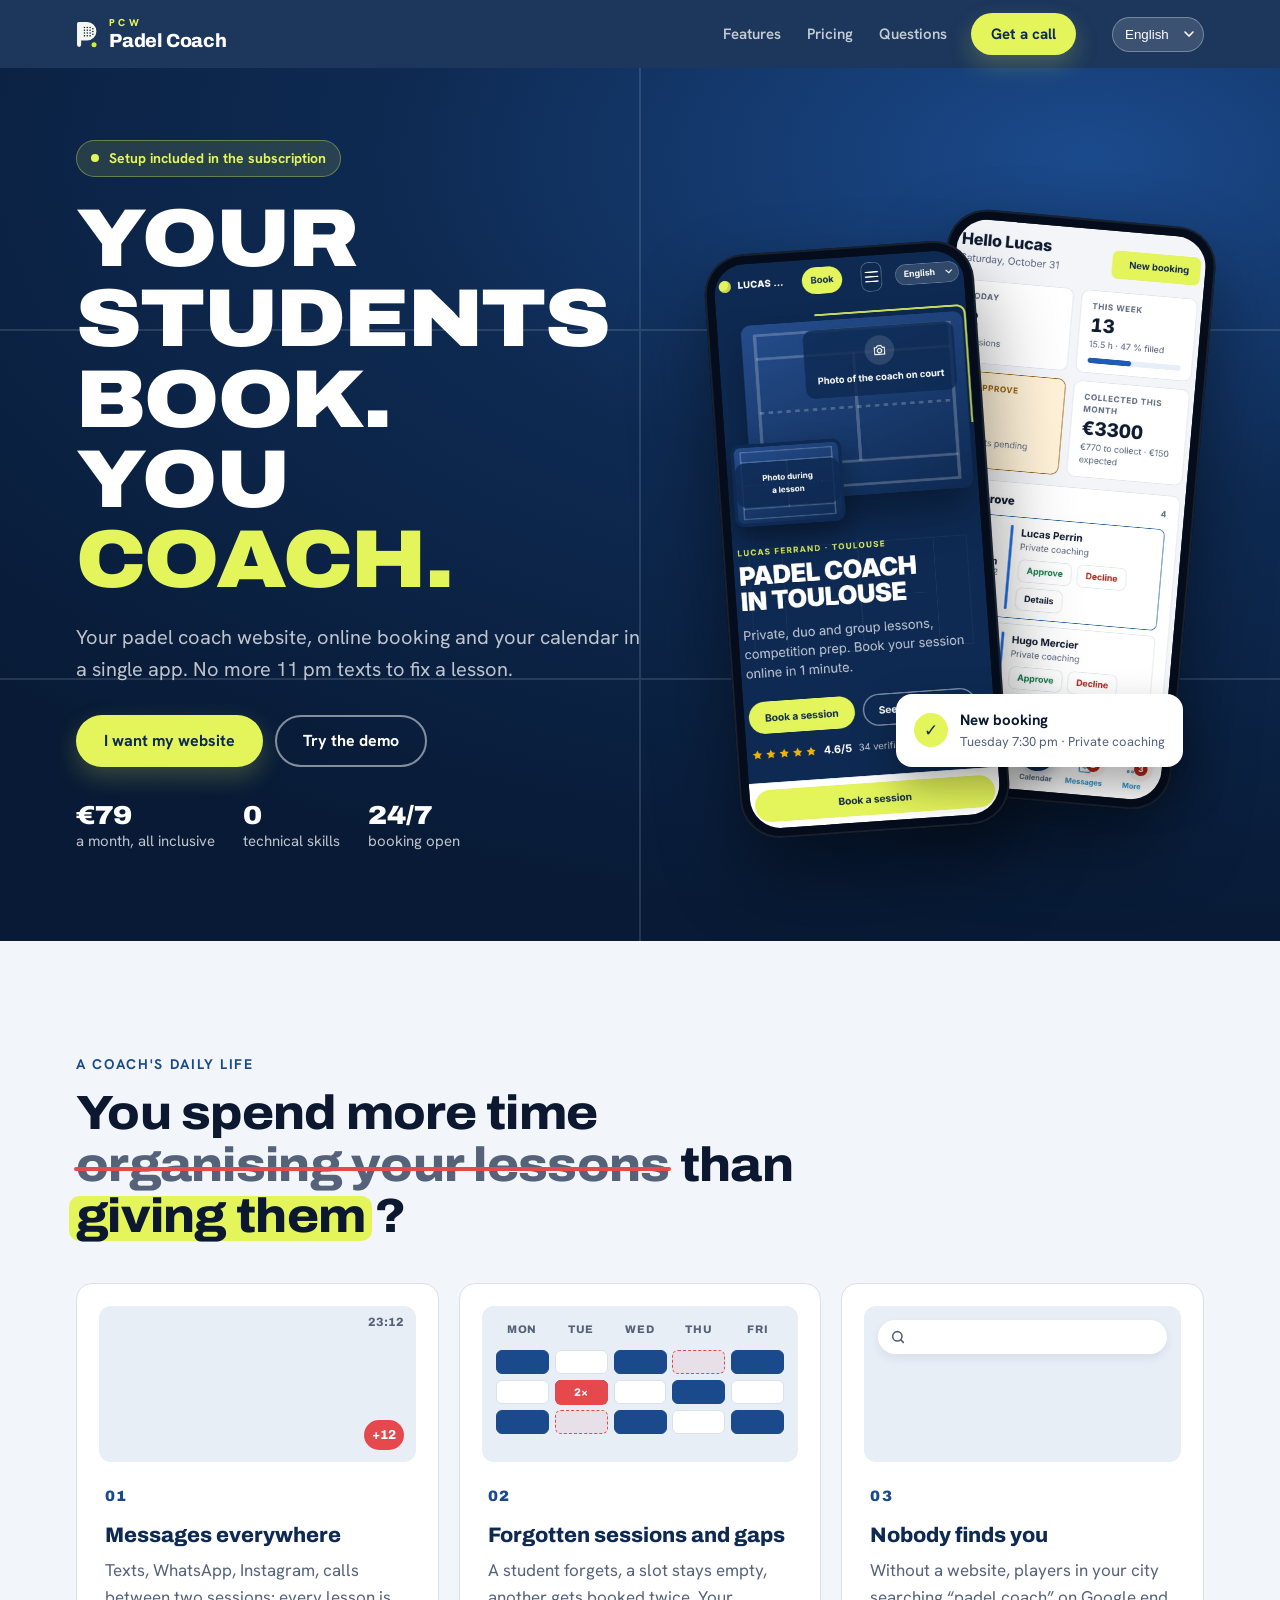
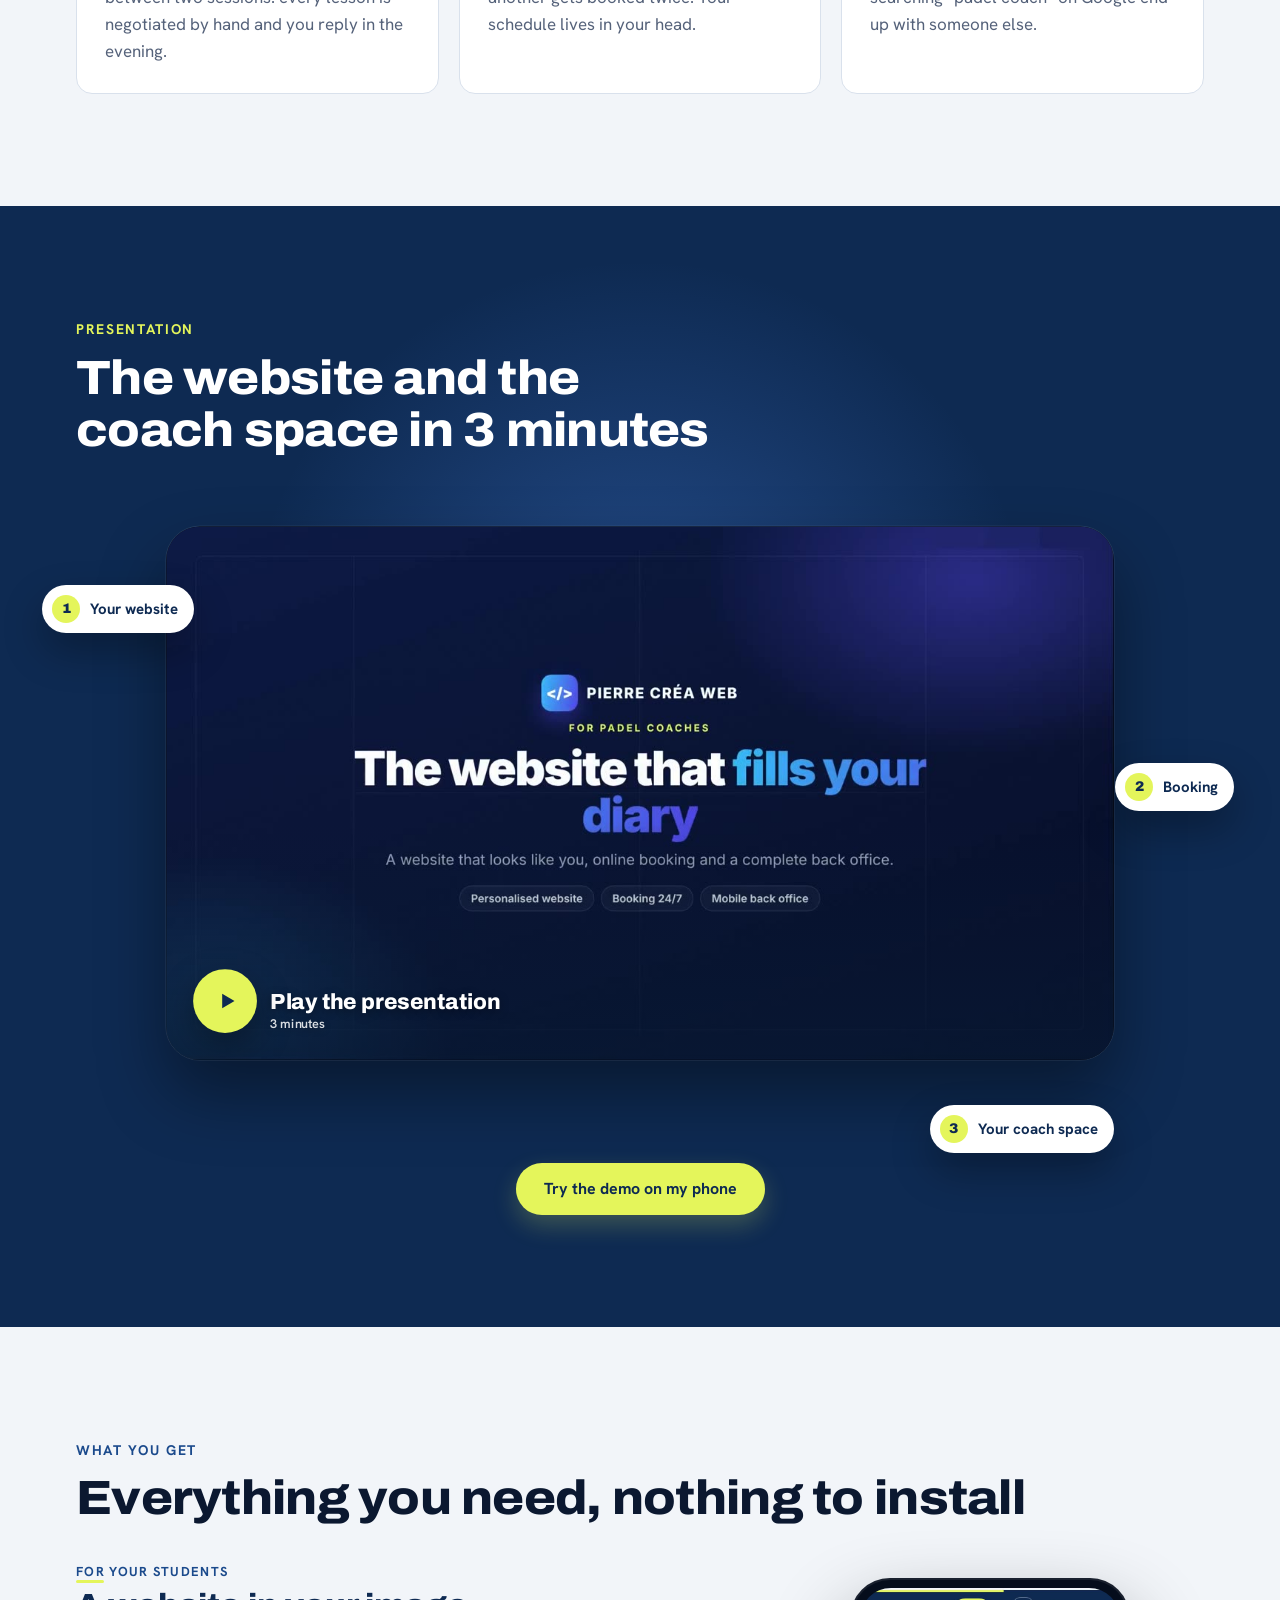
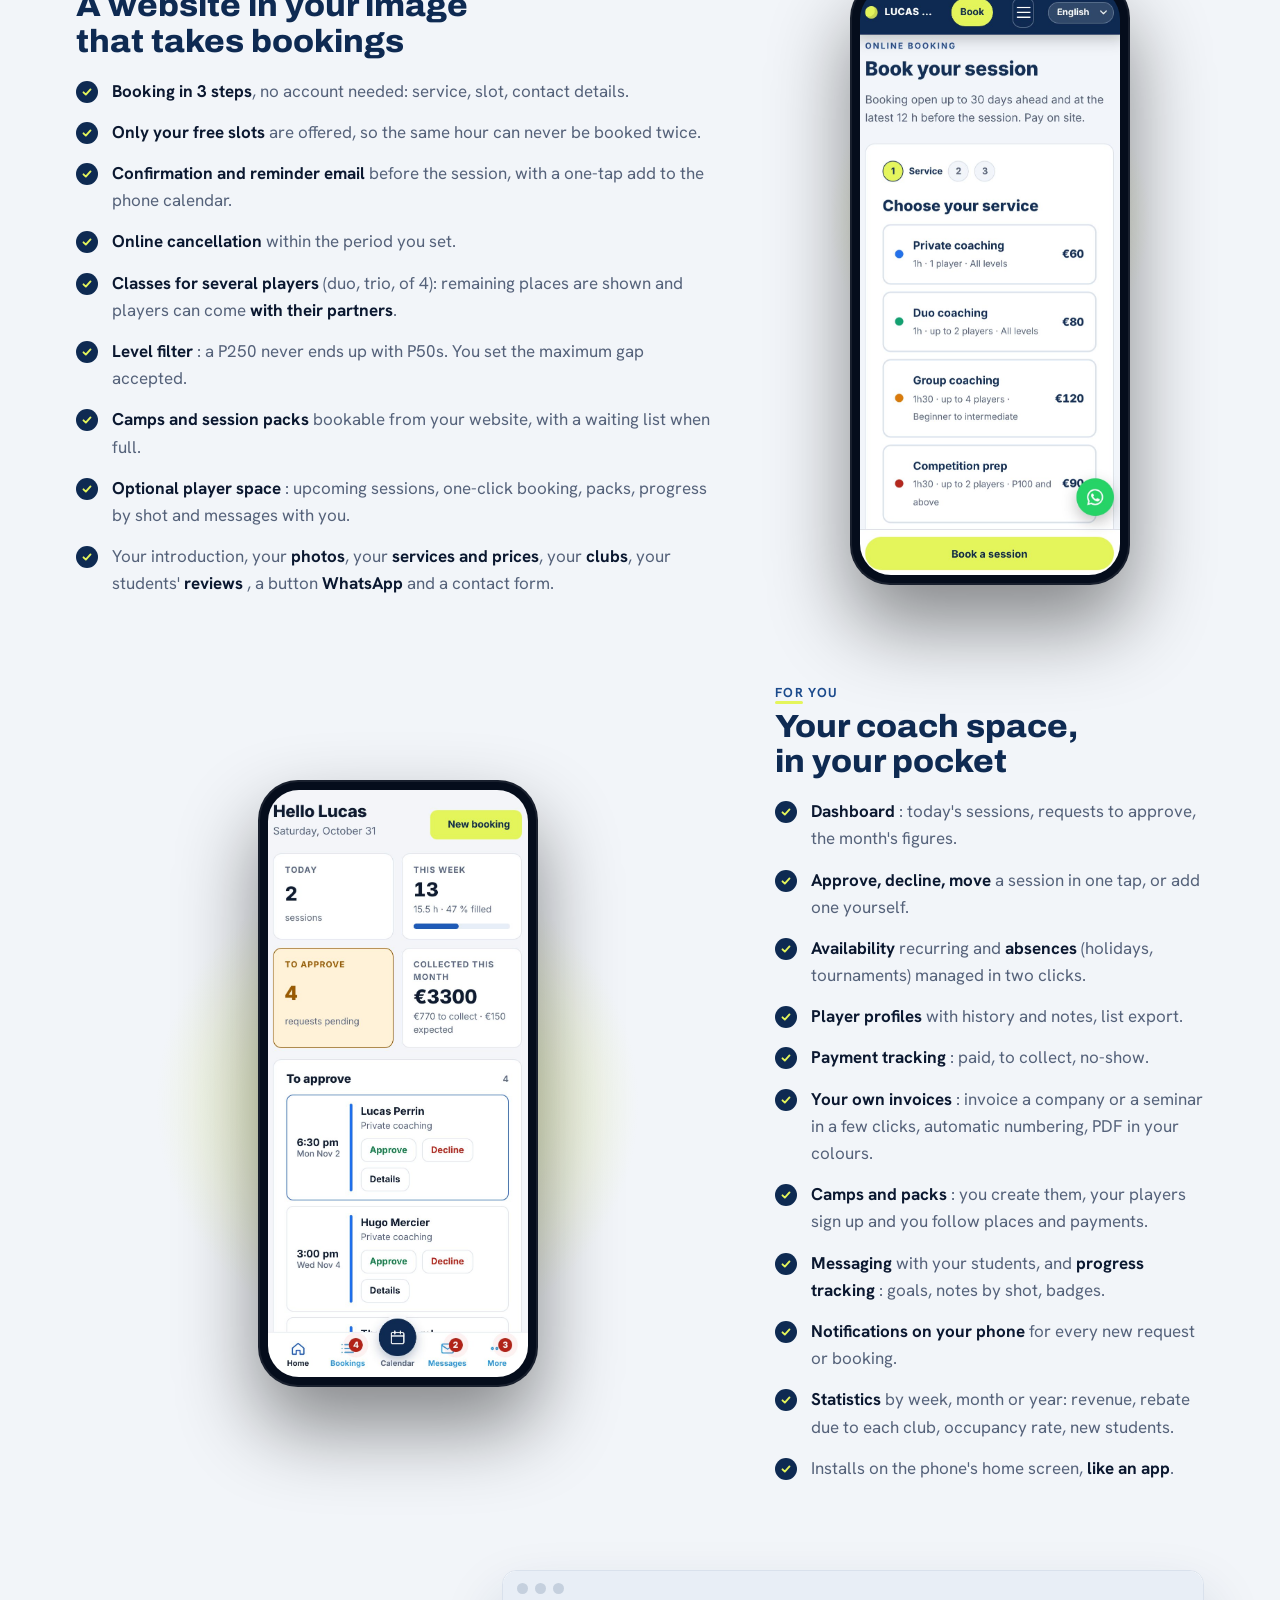
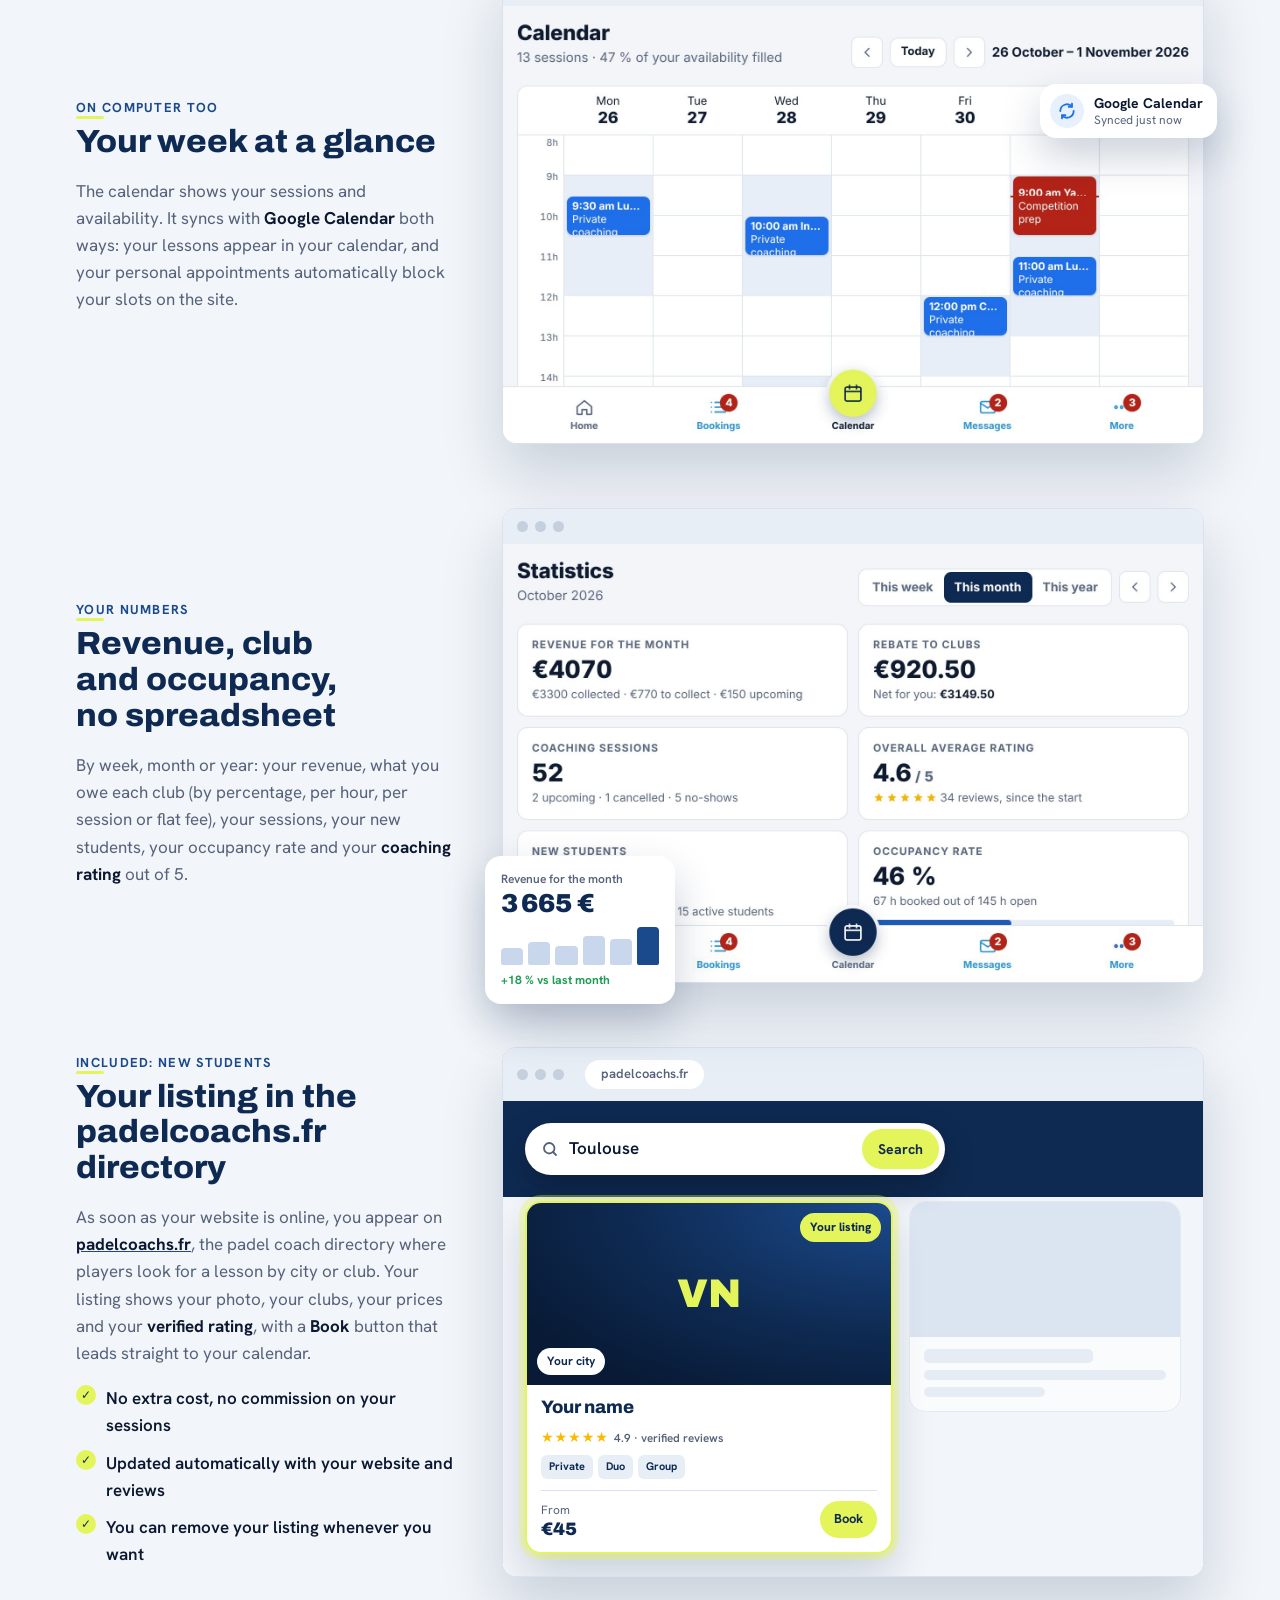
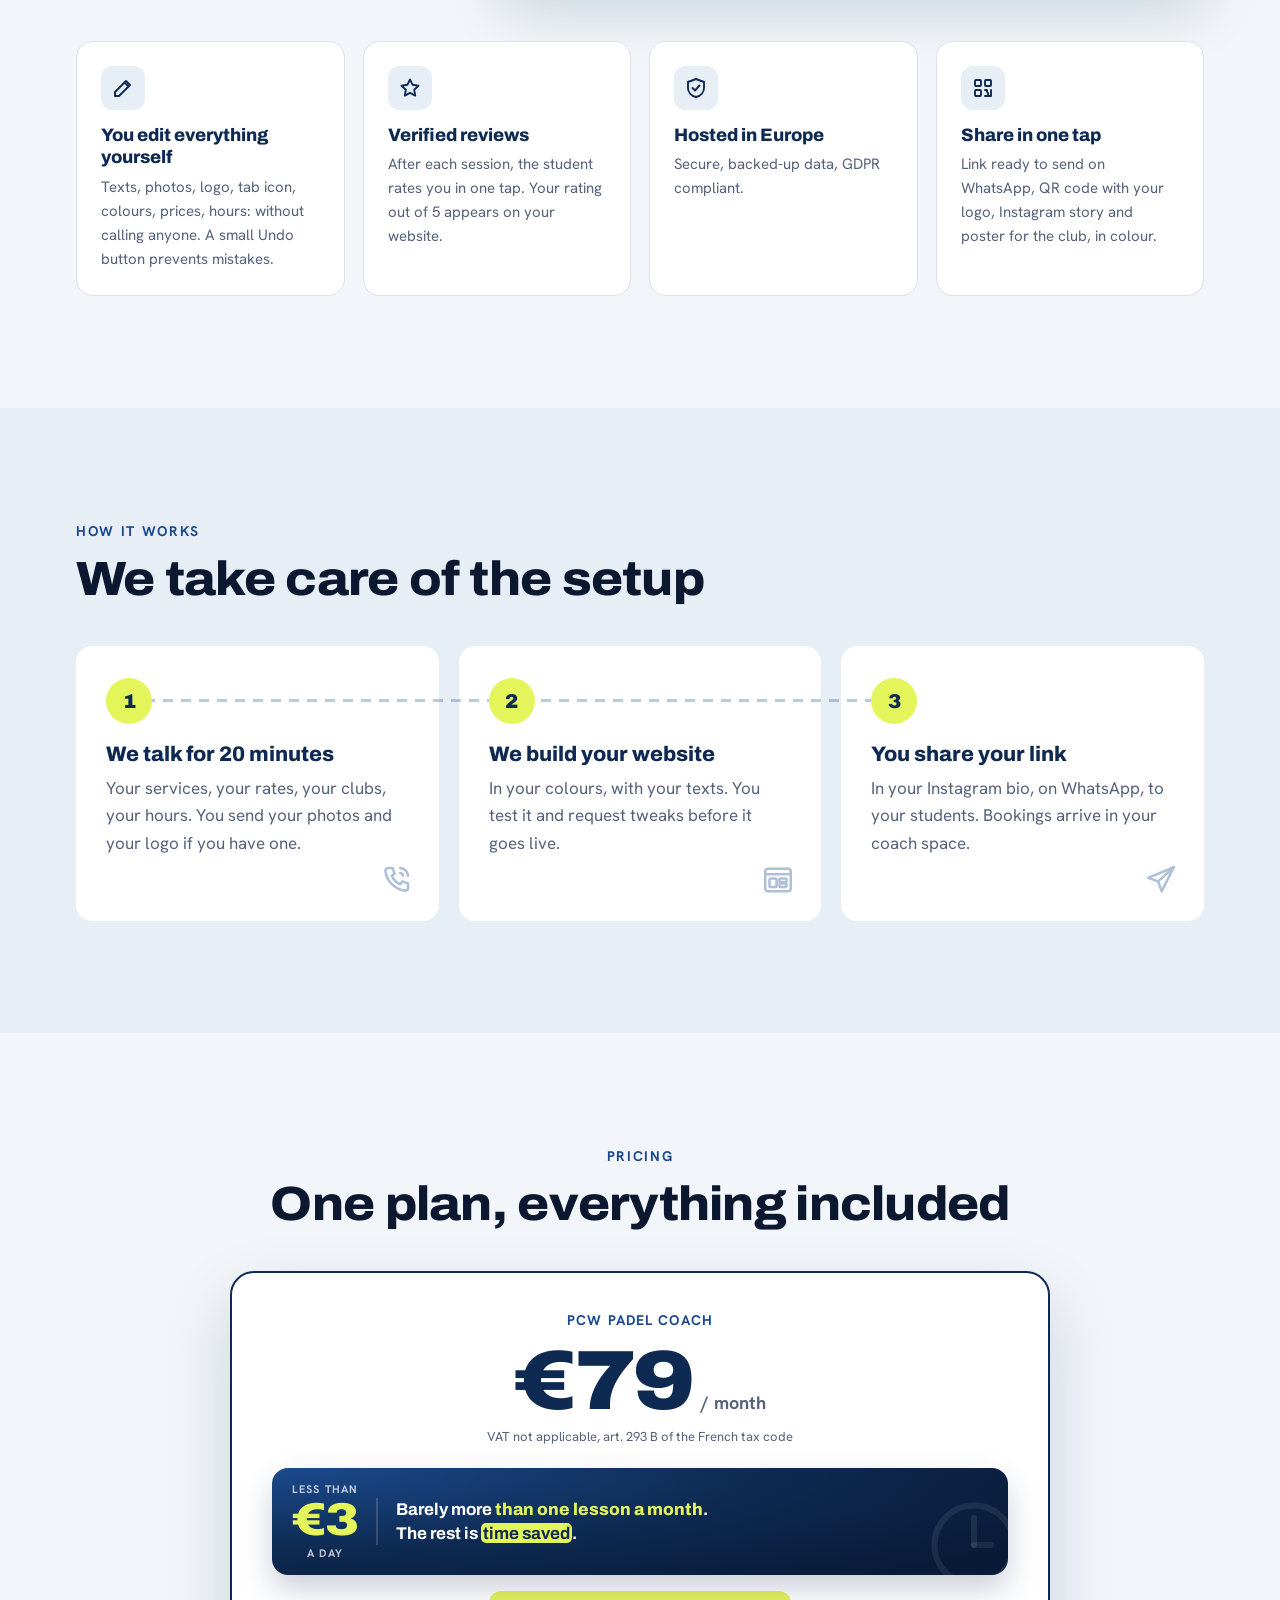
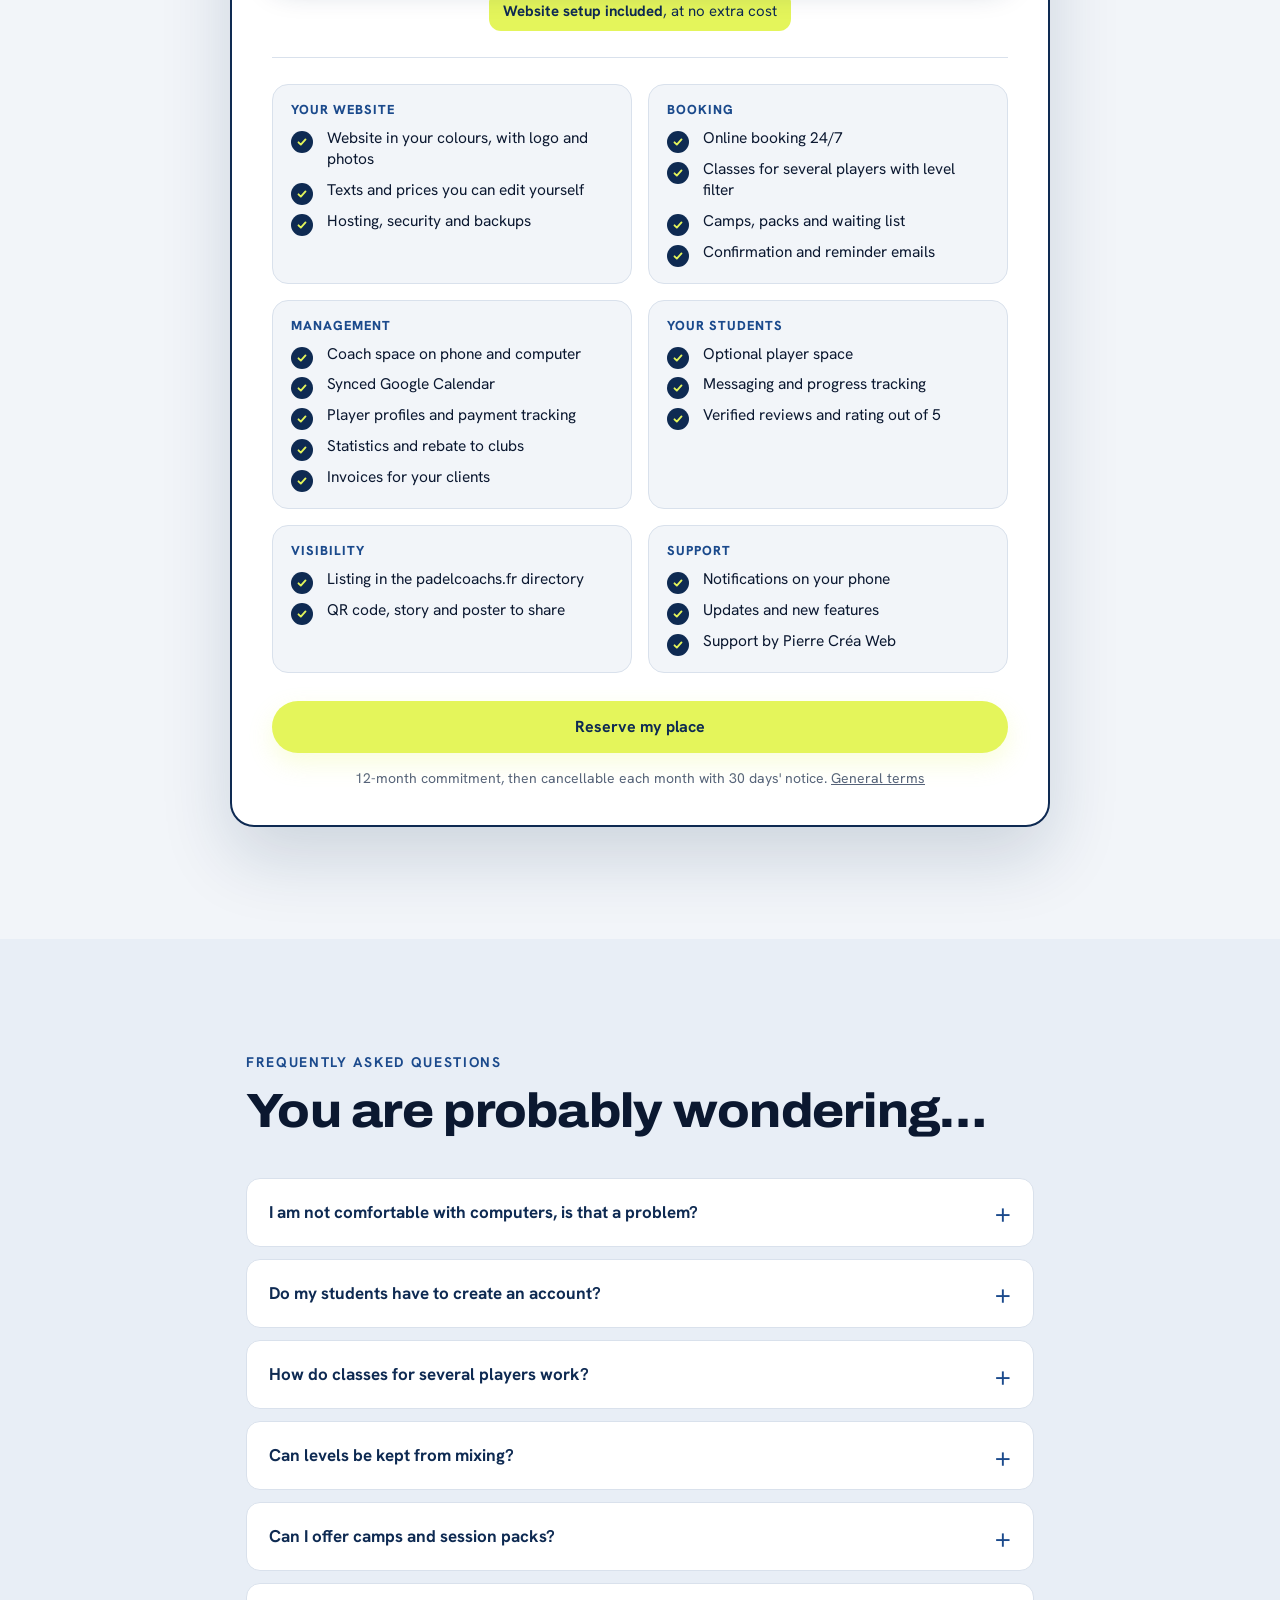
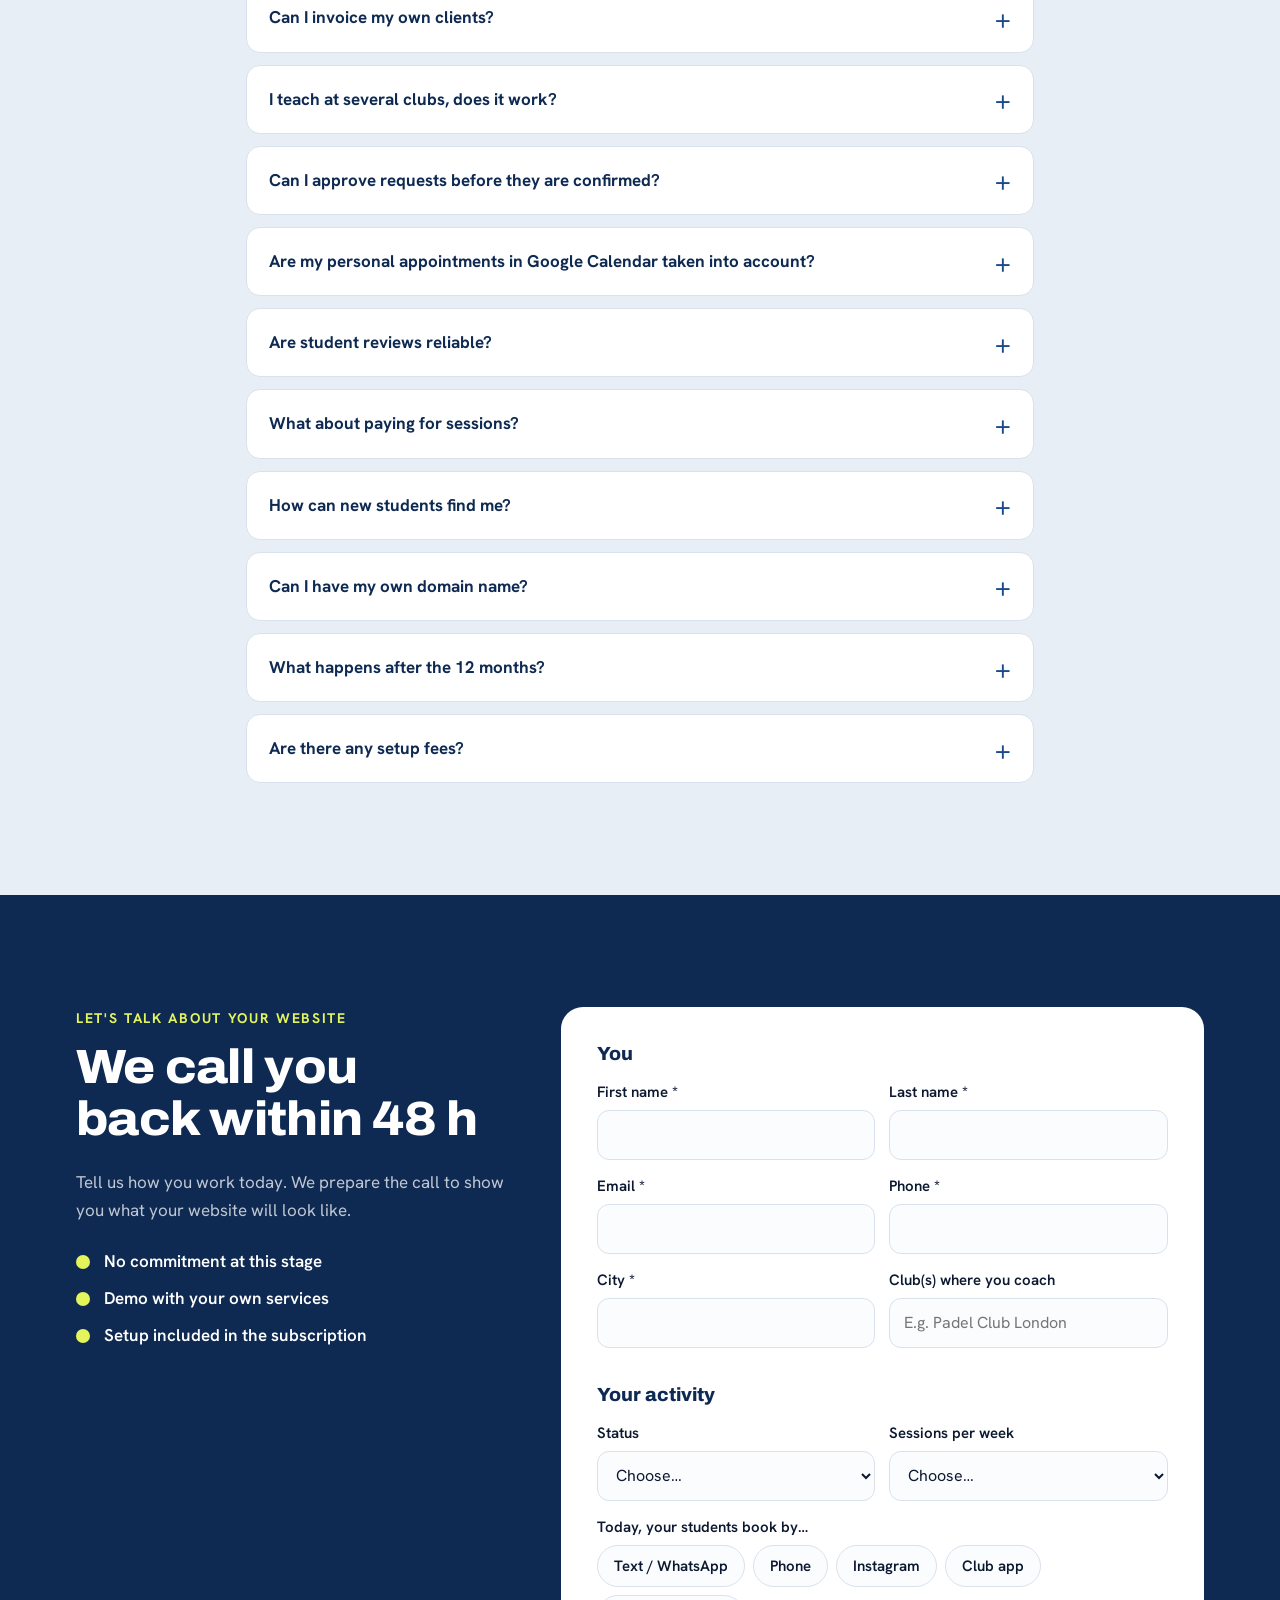
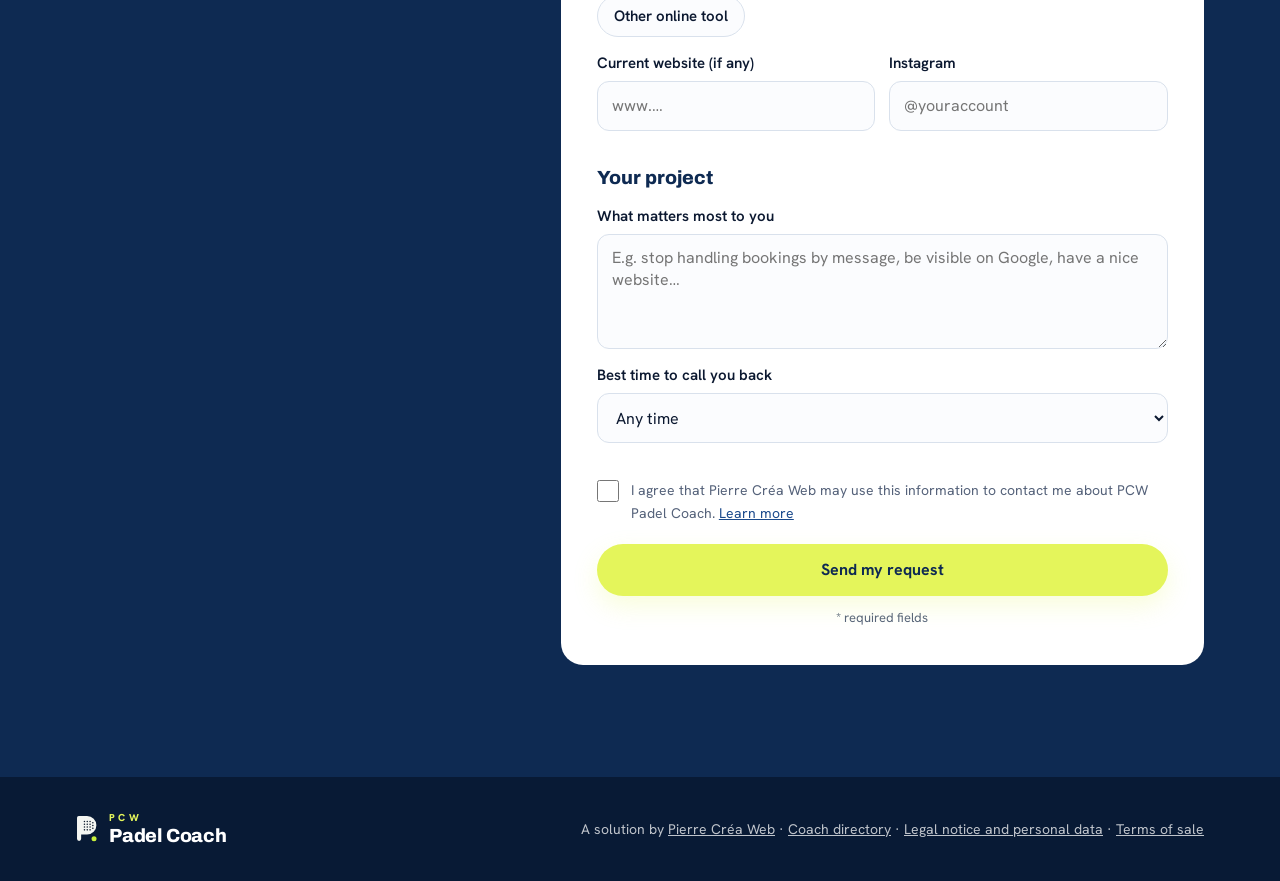
<file: index.html>
<!doctype html>
<html lang="fr">
<head>
<meta charset="utf-8">
<meta name="viewport" content="width=device-width, initial-scale=1, viewport-fit=cover">
<title>PCW Padel Coach : le site de réservation des coachs de padel</title>
<meta name="description" content="Votre site de coach de padel, la réservation en ligne et votre agenda dans une seule application. 79 € par mois tout inclus.">
<meta name="robots" content="noindex, nofollow">
<link rel="canonical" href="https://pcwpadel.fr/">
<meta property="og:type" content="website">
<meta property="og:locale" content="fr_FR">
<meta property="og:url" content="https://pcwpadel.fr/">
<meta property="og:title" content="PCW Padel Coach : le site de réservation des coachs de padel">
<meta property="og:description" content="Site, réservation en ligne et agenda dans une seule appli. 79 € par mois tout inclus.">
<meta property="og:image" content="https://pcwpadel.fr/media/presentation.jpg">
<meta name="twitter:card" content="summary_large_image">
<meta name="theme-color" content="#0E2A52">
<link rel="icon" href="favicon.ico" sizes="any">
<link rel="icon" href="brand/pcw-favicon.svg" type="image/svg+xml">
<link rel="apple-touch-icon" href="brand/apple-touch-icon.png">
<link rel="preconnect" href="https://fonts.googleapis.com">
<link rel="preconnect" href="https://fonts.gstatic.com" crossorigin>
<link rel="stylesheet" href="https://fonts.googleapis.com/css2?family=Archivo:wdth,wght@62..125,400..900&family=Hanken+Grotesk:wght@400;500;600;700&display=swap">
<link rel="stylesheet" href="sales.css?v=20261102c">
<script>
  // Animations : activées seulement si le visiteur n'a pas demandé à réduire les mouvements.
  // Filet de sécurité : si motion.js ne démarre pas, tout s'affiche normalement.
  if (!matchMedia("(prefers-reduced-motion: reduce)").matches) {
    document.documentElement.classList.add("anim");
    setTimeout(function () { if (!window.__motion) document.documentElement.classList.remove("anim"); }, 2500);
  }
</script>
</head>
<body>

<div class="progress" aria-hidden="true"></div>
<header class="top">
  <div class="wrap top__in">
    <a class="logo" aria-label="PCW Padel Coach" href="#"><img class="logo__mark logo__mark--on-dark" src="brand/pcw-glyph-on-dark.svg" alt="" width="22" height="27"><img class="logo__mark logo__mark--on-light" src="brand/pcw-glyph-on-light.svg" alt="" width="22" height="27"><span class="logo__txt"><small>PCW</small><b>Padel Coach</b></span></a>
    <nav class="top__nav" aria-label="Sections">
      <a href="#fonctions">Fonctions</a>
      <a href="#tarif">Tarif</a>
      <a href="#faq">Questions</a>
    </nav>
    <a class="btn btn--ball btn--sm" href="#contact">Être rappelé</a>
  </div>
</header>

<main>
  <!-- Accroche -->
  <section class="hero">
    <div class="wrap hero__in">
      <div class="hero__text">
        <p class="pill"><span class="pill__dot" aria-hidden="true"></span>Mise en place incluse dans l'abonnement</p>
        <h1>Vos élèves réservent.<br>Vous <em>coachez.</em></h1>
        <p class="lead">Votre site de coach de padel, la réservation en ligne et votre agenda dans une seule application. Fini les SMS à 23&nbsp;h pour caler un cours.</p>
        <div class="hero__cta">
          <a class="btn btn--ball" href="#contact">Je veux mon site</a>
          <a class="btn btn--ghost" href="https://demo.pcwpadel.fr/" target="_blank" rel="noopener">Essayer la démo</a>
        </div>
        <ul class="hero__proof">
          <li><b>79 €</b> par mois, tout inclus</li>
          <li><b>0</b> compétence technique</li>
          <li><b>24&nbsp;h/24</b> réservation ouverte</li>
        </ul>
      </div>
      <div class="hero__phones" aria-hidden="true">
        <span class="hero__glow"></span>
        <figure class="phone phone--back"><img src="media/backoffice-fr.jpg" alt="" width="500" height="1082"></figure>
        <figure class="phone phone--front"><img src="media/site-fr.jpg" alt="" width="500" height="1082"></figure>
        <div class="float-card">
          <span class="float-card__icon">✓</span>
          <span class="float-card__text"><b>Nouvelle réservation</b><small>Mardi 19&nbsp;h&nbsp;30 · Coaching individuel</small></span>
        </div>
      </div>
    </div>
  </section>

  <!-- Problème -->
  <section class="sec">
    <div class="wrap">
      <p class="kicker">Le quotidien d'un coach</p>
      <h2 class="h2">Vous passez plus de temps <span class="strike">à organiser vos cours</span> qu'à <span class="hl">les donner</span> ?</h2>
      <div class="pains">
        <article class="pain">
          <div class="pain__visual pv-chat" aria-hidden="true">
            <span class="pv-chat__time">23:12</span>
            <span class="bubble bubble--wa"><i>WhatsApp</i>Tu as un créneau jeudi ?</span>
            <span class="bubble bubble--sms"><i>SMS</i>Dispo demain 18 h ?</span>
            <span class="bubble bubble--ig"><i>Instagram</i>C'est combien le cours ?</span>
            <span class="pv-chat__count">+12</span>
          </div>
          <span class="pain__n">01</span>
          <h3>Les messages partout</h3>
          <p>SMS, WhatsApp, Instagram, appels entre deux séances : chaque cours se négocie à la main et vous répondez le soir.</p>
        </article>
        <article class="pain">
          <div class="pain__visual pv-cal" aria-hidden="true">
            <span class="pv-cal__day">Lun</span><span class="pv-cal__day">Mar</span><span class="pv-cal__day">Mer</span><span class="pv-cal__day">Jeu</span><span class="pv-cal__day">Ven</span>
            <i class="s on"></i><i class="s"></i><i class="s on"></i><i class="s s--hole"></i><i class="s on"></i>
            <i class="s"></i><i class="s on s--double"></i><i class="s"></i><i class="s on"></i><i class="s"></i>
            <i class="s on"></i><i class="s s--hole"></i><i class="s on"></i><i class="s"></i><i class="s on"></i>
          </div>
          <span class="pain__n">02</span>
          <h3>Les oublis et les trous</h3>
          <p>Un élève oublie, un créneau reste vide, un autre se réserve deux fois. Votre planning tient dans votre tête.</p>
        </article>
        <article class="pain">
          <div class="pain__visual pv-search" aria-hidden="true">
            <span class="pv-search__bar"><svg viewBox="0 0 24 24"><circle cx="11" cy="11" r="7"/><path d="M20 20l-4-4"/></svg><span class="pv-search__q">coach padel toulouse</span></span>
            <span class="pv-search__res"><b></b><i></i></span>
            <span class="pv-search__res"><b></b><i></i></span>
            <span class="pv-search__miss">Vous n'apparaissez pas</span>
          </div>
          <span class="pain__n">03</span>
          <h3>Personne ne vous trouve</h3>
          <p>Sans site, les joueurs de votre ville qui cherchent « coach padel » sur Google tombent sur quelqu'un d'autre.</p>
        </article>
      </div>
    </div>
  </section>

  <!-- Vidéo -->
  <section class="sec sec--dark" id="video">
    <div class="wrap">
      <p class="kicker kicker--ball">Présentation</p>
      <h2 class="h2">Le site et l'espace coach en 3 minutes</h2>
      <div class="video-stage">
        <span class="vchip vchip--1" aria-hidden="true"><b>1</b>Votre site</span>
        <span class="vchip vchip--2" aria-hidden="true"><b>2</b>La réservation</span>
        <span class="vchip vchip--3" aria-hidden="true"><b>3</b>Votre espace coach</span>
        <div class="video">
          <video controls playsinline preload="none" poster="media/presentation.jpg" data-poster="media/presentation-{lang}.jpg" width="1920" height="1080">
            <source src="media/presentation.mp4?v=2" data-vid="media/presentation-{lang}.mp4?v=1" type="video/mp4">
          </video>
          <button type="button" class="video__play" hidden><span class="video__btn" aria-hidden="true"><svg viewBox="0 0 24 24"><path d="M8 5.5v13l11-6.5z"/></svg></span><span class="video__label">Lancer la présentation<small>3 minutes</small></span></button>
        </div>
      </div>
      <p class="center"><a class="btn btn--ball" href="https://demo.pcwpadel.fr/" target="_blank" rel="noopener">Tester la démo sur mon téléphone</a></p>
    </div>
  </section>

  <!-- Fonctions -->
  <section class="sec" id="fonctions">
    <div class="wrap">
      <p class="kicker">Ce que vous obtenez</p>
      <h2 class="h2">Tout ce qu'il faut, rien à installer</h2>

      <div class="feat">
        <div class="feat__text">
          <h3 class="h3"><span class="tag">Pour vos élèves</span>Un site à votre image qui prend les réservations</h3>
          <ul class="checks">
            <li><b>Réservation en 3 étapes</b>, sans création de compte : prestation, créneau, coordonnées.</li>
            <li><b>Seuls vos créneaux libres</b> sont proposés, impossible de réserver deux fois la même heure.</li>
            <li><b>Email de confirmation et rappel</b> avant la séance, avec ajout à l'agenda du téléphone.</li>
            <li><b>Annulation en ligne</b> dans le délai que vous fixez.</li>
            <li><b>Cours à plusieurs</b> (duo, trio, à 4) : les places restantes s'affichent et on peut venir <b>avec ses partenaires</b>.</li>
            <li><b>Filtre de niveaux</b> : un P250 ne se retrouve jamais avec des P50. Vous réglez l'écart maximum accepté.</li>
            <li><b>Stages et packs de séances</b> à réserver depuis votre site, avec liste d'attente quand c'est complet.</li>
            <li><b>Espace joueur facultatif</b> : séances à venir, réservation en un clic, packs, progression par geste et messages avec vous.</li>
            <li>Votre présentation, vos <b>photos</b>, vos <b>prestations et prix</b>, vos <b>clubs</b>, les <b>avis</b> de vos élèves, un bouton <b>WhatsApp</b> et un formulaire de contact.</li>
          </ul>
        </div>
        <figure class="feat__media"><div class="phone phone--fx"><img src="media/reservation-fr.jpg" alt="Choix de la prestation sur le site d'un coach" width="500" height="1082" loading="lazy">
          <span class="fx fx-pick" aria-hidden="true"></span><span class="fx fx-tap" aria-hidden="true"></span>
          <span class="fx fx-toast" aria-hidden="true"><b>✓</b><span>Séance réservée<small>Mardi 19 h 30</small></span></span></div></figure>
      </div>

      <div class="feat feat--rev">
        <div class="feat__text">
          <h3 class="h3"><span class="tag">Pour vous</span>Votre espace coach, dans la poche</h3>
          <ul class="checks">
            <li><b>Tableau de bord</b> : séances du jour, demandes à valider, chiffre du mois.</li>
            <li><b>Valider, refuser, déplacer</b> une séance en un geste, ou en ajouter une vous-même.</li>
            <li><b>Disponibilités</b> récurrentes et <b>absences</b> (vacances, tournois) gérées en deux clics.</li>
            <li><b>Fiches joueurs</b> avec historique et notes, export de la liste.</li>
            <li><b>Suivi des paiements</b> : payé, à encaisser, absent.</li>
            <li><b>Vos propres factures</b> : facturez une entreprise ou un séminaire en quelques clics, numérotation automatique, PDF à vos couleurs.</li>
            <li><b>Stages et packs</b> : vous les créez, vos joueurs s'inscrivent et vous suivez les places et les paiements.</li>
            <li><b>Messagerie</b> avec vos élèves, et <b>suivi de progression</b> : objectifs, notes par geste, badges.</li>
            <li><b>Notifications sur votre téléphone</b> à chaque nouvelle demande ou réservation.</li>
            <li><b>Statistiques</b> à la semaine, au mois, à l'année : revenu, rétrocession due à chaque club, taux d'occupation, nouveaux élèves.</li>
            <li>S'installe sur l'écran d'accueil du téléphone, <b>comme une application</b>.</li>
          </ul>
        </div>
        <figure class="feat__media"><div class="phone phone--fx"><img src="media/backoffice-fr.jpg" alt="Tableau de bord de l'espace coach" width="500" height="1082" loading="lazy">
          <span class="fx fx-notif" aria-hidden="true"><span class="fx-notif__app"></span><span><b>Nouvelle demande</b><small>Hugo M. · jeudi 18 h · Duo</small></span></span></div></figure>
      </div>

      <div class="wide">
        <div class="wide__text">
          <h3 class="h3"><span class="tag">Sur ordinateur aussi</span>Votre semaine d'un coup d'œil</h3>
          <p>L'agenda montre vos séances et vos disponibilités. Il se synchronise avec <b>Google Agenda</b> dans les deux sens : vos cours apparaissent dans votre agenda, et vos rendez-vous perso bloquent automatiquement vos créneaux sur le site.</p>
        </div>
        <figure class="browser browser--fx"><span class="browser__bar" aria-hidden="true"><i></i><i></i><i></i></span><img src="media/agenda-fr.jpg" alt="Agenda de la semaine dans l'espace coach" width="1600" height="1000" loading="lazy">
          <span class="fx-badge" aria-hidden="true"><svg class="fx-badge__sync" viewBox="0 0 24 24"><path d="M20 12a8 8 0 0 1-14 5.3M4 12a8 8 0 0 1 14-5.3"/><path d="M18 3v4h-4M6 21v-4h4"/></svg><span><b>Google Agenda</b><small>Synchronisé à l'instant</small></span></span></figure>
      </div>

      <div class="wide">
        <div class="wide__text">
          <h3 class="h3"><span class="tag">Vos chiffres</span>Revenu, club et occupation, sans tableur</h3>
          <p>À la semaine, au mois ou à l'année : votre revenu, ce que vous devez à chaque club (au pourcentage, à l'heure, à la séance ou au forfait), vos séances, vos nouveaux élèves, votre taux d'occupation et votre <b>note de coaching</b> sur 5.</p>
        </div>
        <figure class="browser browser--fx"><span class="browser__bar" aria-hidden="true"><i></i><i></i><i></i></span><img src="media/statistiques-fr.jpg" alt="Statistiques du mois dans l'espace coach" width="1600" height="1000" loading="lazy">
          <span class="fx-stat" aria-hidden="true"><small>Revenu du mois</small><b data-count="4220">4 220 €</b><span class="fx-stat__bars"><i style="--h:.45"></i><i style="--h:.6"></i><i style="--h:.5"></i><i style="--h:.75"></i><i style="--h:.68"></i><i style="--h:1"></i></span><em>+18 % vs mois dernier</em></span></figure>
      </div>

      <div class="wide wide--dir">
        <div class="wide__text">
          <h3 class="h3"><span class="tag">Inclus : de nouveaux élèves</span>Votre fiche sur l'annuaire padelcoachs.fr</h3>
          <p>Dès la mise en ligne de votre site, vous apparaissez sur <a href="https://padelcoachs.fr/" target="_blank" rel="noopener"><b>padelcoachs.fr</b></a>, l'annuaire des coachs de padel où les joueurs cherchent un cours par ville ou par club. Votre fiche montre votre photo, vos clubs, vos prix et votre <b>note vérifiée</b>, avec un bouton <b>Réserver</b> qui mène directement à votre agenda.</p>
          <ul class="dir-perks">
            <li>Aucun coût en plus, aucune commission sur vos séances</li>
            <li>Mise à jour automatique avec votre site et vos avis</li>
            <li>Vous pouvez retirer votre fiche quand vous voulez</li>
          </ul>
        </div>
        <figure class="browser dir-mock" aria-label="Exemple de fiche coach sur l'annuaire padelcoachs.fr">
          <span class="browser__bar" aria-hidden="true"><i></i><i></i><i></i><span class="dir-mock__url">padelcoachs.fr</span></span>
          <div class="dir-mock__body" aria-hidden="true">
            <div class="dir-mock__search"><svg viewBox="0 0 24 24"><circle cx="11" cy="11" r="7"/><path d="M20 20l-4-4"/></svg><span>Toulouse</span><b>Rechercher</b></div>
            <div class="dir-mock__cards">
              <div class="dir-mock__card dir-mock__card--you">
                <span class="dir-mock__you">Votre fiche</span>
                <div class="dir-mock__media"><span>VN</span><em>Votre ville</em></div>
                <div class="dir-mock__info"><strong>Votre nom</strong><span class="dir-mock__stars">★★★★★ <small>4,9 · avis vérifiés</small></span>
                  <span class="dir-mock__tags"><i>Individuel</i><i>Duo</i><i>Collectif</i></span>
                  <span class="dir-mock__foot"><small>À partir de <b>45 €</b></small><b class="dir-mock__btn">Réserver</b></span></div>
              </div>
              <div class="dir-mock__card dir-mock__card--ghost"><div class="dir-mock__media"></div><div class="dir-mock__info"><i></i><i></i><i></i></div></div>
            </div>
          </div>
        </figure>
      </div>

      <div class="grid4">
        <div class="mini"><span class="mini__ic" aria-hidden="true"><svg viewBox="0 0 24 24"><path d="M4 20h4L19 9l-4-4L4 16z"/><path d="M13.5 6.5l4 4"/></svg></span><h4>Vous modifiez tout seul</h4><p>Textes, photos, logo, icône d'onglet, couleurs, prix, horaires : sans appeler personne. Un petit bouton Annuler évite les erreurs.</p></div>
        <div class="mini"><span class="mini__ic" aria-hidden="true"><svg viewBox="0 0 24 24"><path d="M12 3.5l2.6 5.3 5.9.9-4.3 4.1 1 5.8L12 16.9l-5.2 2.7 1-5.8L3.5 9.7l5.9-.9z"/></svg></span><h4>Avis vérifiés</h4><p>Après chaque séance, l'élève note en un geste. Votre note sur 5 s'affiche sur votre site.</p></div>
        <div class="mini"><span class="mini__ic" aria-hidden="true"><svg viewBox="0 0 24 24"><path d="M12 3l8 3v6c0 4.5-3.4 8-8 9-4.6-1-8-4.5-8-9V6z"/><path d="M8.5 12l2.5 2.5 4.5-5"/></svg></span><h4>Hébergé en Europe</h4><p>Données sécurisées et sauvegardées, conformes au RGPD.</p></div>
        <div class="mini"><span class="mini__ic" aria-hidden="true"><svg viewBox="0 0 24 24"><rect x="4" y="4" width="6" height="6" rx="1"/><rect x="14" y="4" width="6" height="6" rx="1"/><rect x="4" y="14" width="6" height="6" rx="1"/><path d="M14 14h2v2M20 14v6h-6M17 17v3"/></svg></span><h4>Partage en un geste</h4><p>Lien prêt à envoyer sur WhatsApp, QR code avec votre logo, story Instagram et affiche pour le club, en couleur.</p></div>
      </div>
    </div>
  </section>

  <!-- Étapes -->
  <section class="sec sec--soft">
    <div class="wrap">
      <p class="kicker">Comment ça se passe</p>
      <h2 class="h2">On s'occupe de la mise en place</h2>
      <ol class="steps">
        <li><span class="steps__n">1</span><svg class="steps__ic steps__ic--call" viewBox="0 0 24 24" aria-hidden="true"><path d="M6.5 3.5h3l1.5 4-2 1.5a11 11 0 0 0 6 6l1.5-2 4 1.5v3a2 2 0 0 1-2 2A16 16 0 0 1 4.5 5.5a2 2 0 0 1 2-2z"/><path class="w1" d="M15 3.5a6 6 0 0 1 5.5 5.5"/><path class="w2" d="M15 7a2.5 2.5 0 0 1 2 2"/></svg><h3>On échange 20 minutes</h3><p>Vos prestations, vos tarifs, vos clubs, vos horaires. Vous envoyez vos photos et votre logo si vous en avez un.</p></li>
        <li><span class="steps__n">2</span><svg class="steps__ic steps__ic--build" viewBox="0 0 24 24" aria-hidden="true"><rect x="3" y="4" width="18" height="16" rx="2"/><path d="M3 8h18"/><rect class="b1" x="6" y="11" width="5" height="6" rx="1"/><rect class="b2" x="13" y="11" width="5" height="2.5" rx="1"/><rect class="b3" x="13" y="14.5" width="5" height="2.5" rx="1"/></svg><h3>On construit votre site</h3><p>À vos couleurs, avec vos textes. Vous le testez et demandez les retouches avant la mise en ligne.</p></li>
        <li><span class="steps__n">3</span><svg class="steps__ic steps__ic--send" viewBox="0 0 24 24" aria-hidden="true"><path d="M21 3L3 10.5l7 2.5 2.5 7z"/><path d="M21 3l-11 10"/></svg><h3>Vous partagez votre lien</h3><p>En bio Instagram, sur WhatsApp, à vos élèves. Les réservations arrivent dans votre espace coach.</p></li>
      </ol>
    </div>
  </section>

  <!-- Avis clients (affichée dès qu'un avis est ajouté dans sales.js) -->
  <section class="sec sec--dark" id="avis" hidden>
    <div class="wrap">
      <p class="kicker kicker--ball">Ils l'utilisent</p>
      <div class="avis-head">
        <h2 class="h2">Ce qu'en disent les coachs</h2>
        <p class="avis-score" id="avis-score"></p>
      </div>
      <div class="reviews" id="avis-list"></div>
    </div>
  </section>

  <!-- Tarif -->
  <section class="sec" id="tarif">
    <div class="wrap">
      <p class="kicker center">Tarif</p>
      <h2 class="h2 center">Une seule formule, tout est dedans</h2>
      <div class="price">
        <div class="price__head">
          <p class="price__name">PCW Padel Coach</p>
          <p class="price__amount"><span>79 €</span><small>/ mois</small></p>
          <p class="price__vat">TVA non applicable, art. 293 B du CGI</p>
          <div class="price__math">
            <p class="math__fig"><small>Moins de</small><b>3&nbsp;€</b><small>par jour</small></p>
            <p class="math__text">À peine plus <b>d'un cours par mois</b>. <br>Le reste, c'est <span class="math__hl">du temps gagné</span>.</p>
            <svg class="math__clock" viewBox="0 0 48 48" aria-hidden="true"><circle cx="24" cy="24" r="19"/><path class="math__hand math__hand--m" d="M24 24V11"/><path class="math__hand math__hand--h" d="M24 24h8"/></svg>
          </div>
          <p class="price__setup"><b>Mise en place du site incluse</b>, sans frais supplémentaires</p>
        </div>
        <div class="price__cats">
          <div class="pcat"><h4>Votre site</h4><ul class="checks checks--price"><li>Site à vos couleurs, avec logo et photos</li><li>Textes et prix modifiables seul</li><li>Hébergement, sécurité et sauvegardes</li></ul></div>
          <div class="pcat"><h4>Réservation</h4><ul class="checks checks--price"><li>Réservation en ligne 24&nbsp;h/24</li><li>Cours à plusieurs avec filtre de niveaux</li><li>Stages, packs et liste d'attente</li><li>Emails de confirmation et de rappel</li></ul></div>
          <div class="pcat"><h4>Gestion</h4><ul class="checks checks--price"><li>Espace coach sur téléphone et ordinateur</li><li>Agenda Google synchronisé</li><li>Fiches joueurs et suivi des paiements</li><li>Statistiques et rétrocession aux clubs</li><li>Factures pour vos clients</li></ul></div>
          <div class="pcat"><h4>Vos élèves</h4><ul class="checks checks--price"><li>Espace joueur facultatif</li><li>Messagerie et suivi de progression</li><li>Avis vérifiés et note sur 5</li></ul></div>
          <div class="pcat"><h4>Visibilité</h4><ul class="checks checks--price"><li>Fiche sur l'annuaire padelcoachs.fr</li><li>QR code, story et affiche à partager</li></ul></div>
          <div class="pcat"><h4>Accompagnement</h4><ul class="checks checks--price"><li>Notifications sur votre téléphone</li><li>Mises à jour et nouvelles fonctions</li><li>Assistance par Pierre Créa Web</li></ul></div>
        </div>
        <a class="btn btn--ball btn--block" href="#contact">Réserver ma place</a>
        <p class="price__terms">Engagement 12 mois, puis résiliable chaque mois avec 30 jours de préavis. <a href="cgv.html">Conditions générales</a></p>
      </div>
    </div>
  </section>

  <!-- FAQ -->
  <section class="sec sec--soft" id="faq">
    <div class="wrap wrap--narrow">
      <p class="kicker">Questions fréquentes</p>
      <h2 class="h2">Vous vous demandez sûrement…</h2>
      <div class="faq">
        <details><summary>Je ne suis pas à l'aise avec l'informatique, c'est un problème ?</summary>
          <p>Non. Nous faisons toute la mise en place. Ensuite, l'espace coach s'utilise comme une appli de téléphone : valider une séance, bloquer une journée, changer un prix.</p></details>
        <details><summary>Mes élèves doivent-ils créer un compte ?</summary>
          <p>Non. Ils choisissent la séance et un créneau, puis laissent leur nom, email et téléphone. Ils reçoivent un email avec un lien pour retrouver ou annuler leur séance. S'ils le souhaitent, ils peuvent créer un espace joueur (facultatif) pour réserver en un clic, suivre leurs packs et leur progression, et vous écrire.</p></details>
        <details><summary>Comment fonctionnent les cours à plusieurs ?</summary>
          <p>Vous indiquez le nombre de joueurs maximum (2, 3 ou 4). Les élèves réservent la même heure tant qu'il reste de la place, et le site affiche les places restantes. Celui qui réserve peut inscrire ses partenaires : ils reçoivent eux aussi un email de confirmation et de rappel.</p></details>
        <details><summary>Peut-on éviter de mélanger les niveaux ?</summary>
          <p>Oui. Chaque joueur indique son niveau (de Débutant à P1000) et seuls les créneaux compatibles lui sont proposés. Par défaut, l'écart maximum est d'un niveau : un P100 peut jouer avec un P250, mais un P250 ne se retrouve pas avec des P50. Vous pouvez changer cet écart pour chaque prestation.</p></details>
        <details><summary>Je peux proposer des stages et des packs de séances ?</summary>
          <p>Oui. Vous créez un stage (dates, lieu, places, prix) ou un pack (par exemple 10 séances). Vos joueurs s'inscrivent depuis votre site, une liste d'attente s'ouvre quand c'est complet, et les séances d'un pack sont décomptées automatiquement.</p></details>
        <details><summary>Puis-je faire des factures à mes propres clients ?</summary>
          <p>Oui, par exemple pour une entreprise ou un séminaire : vous remplissez vos informations une fois, puis chaque facture reçoit un numéro automatique et s'imprime en PDF à vos couleurs. Vous suivez ce qui est payé ou à encaisser.</p></details>
        <details><summary>Je donne des cours dans plusieurs clubs, ça marche ?</summary>
          <p>Oui. Vous ajoutez vos clubs et vous indiquez où se passe chaque prestation. L'élève voit le lieu avant de réserver.</p></details>
        <details><summary>Je peux valider les demandes avant qu'elles soient confirmées ?</summary>
          <p>Oui, c'est vous qui choisissez : réservation confirmée directement, ou demande à valider depuis votre espace coach.</p></details>
        <details><summary>Mes rendez-vous perso dans Google Agenda sont-ils pris en compte ?</summary>
          <p>Oui. Vous collez une fois l'adresse privée de votre Google Agenda (ou iCloud, Outlook) : vos rendez-vous perso rendent ces horaires indisponibles sur votre site, mis à jour toutes les 15 minutes. Seules les heures sont lues, jamais le contenu. Et vos séances réservées apparaissent dans votre agenda.</p></details>
        <details><summary>Les avis des élèves sont-ils fiables ?</summary>
          <p>Oui : seuls les élèves qui ont eu une séance peuvent noter, grâce à un lien reçu par email après le cours. Vous pouvez répondre à chaque avis, et signaler un avis abusif, mais pas le supprimer. C'est ce qui rend votre note crédible.</p></details>
        <details><summary>Et le paiement des séances ?</summary>
          <p>Pour l'instant, vos élèves vous paient comme aujourd'hui (sur place, virement…). Vous notez dans l'appli ce qui est payé ou à encaisser. Le paiement en ligne est prévu dans une prochaine version.</p></details>
        <details><summary>Comment de nouveaux élèves peuvent-ils me trouver ?</summary>
          <p>Votre site est optimisé pour Google, et vous apparaissez aussi sur <a href="https://padelcoachs.fr/" target="_blank" rel="noopener">padelcoachs.fr</a>, l'annuaire des coachs PCW Padel Coach : les joueurs y cherchent un coach par ville ou par club et réservent directement chez vous. C'est inclus, sans commission. Vous pouvez retirer votre fiche à tout moment depuis votre espace.</p></details>
        <details><summary>Je peux avoir mon propre nom de domaine ?</summary>
          <p>Oui, votre site peut être à votre nom (par exemple <i>votre-nom-padel.fr</i>). On en parle lors de notre échange.</p></details>
        <details><summary>Que se passe-t-il après les 12 mois ?</summary>
          <p>L'abonnement continue au même prix, et vous pouvez l'arrêter chaque mois en prévenant 30 jours à l'avance.</p></details>
        <details><summary>Y a-t-il des frais de mise en place ?</summary>
          <p>Non. La création de votre site et sa mise en ligne sont comprises dans les 79 € par mois. Remplissez le formulaire, on vous rappelle.</p></details>
      </div>
    </div>
  </section>

  <!-- Formulaire -->
  <section class="sec sec--dark" id="contact">
    <div class="wrap contact">
      <div class="contact__intro">
        <p class="kicker kicker--ball">Parlons de votre site</p>
        <h2 class="h2">On vous rappelle sous 48&nbsp;h</h2>
        <p>Dites-nous comment vous travaillez aujourd'hui. On prépare l'échange pour vous montrer à quoi ressemblera votre site.</p>
        <ul class="contact__list">
          <li>Sans engagement à ce stade</li>
          <li>Démo sur vos propres prestations</li>
          <li>Mise en place incluse dans l'abonnement</li>
        </ul>
      </div>

      <form class="form" id="lead-form" novalidate>
        <fieldset>
          <legend>Vous</legend>
          <div class="row2">
            <label class="field"><span>Prénom *</span><input name="prenom" autocomplete="given-name" required></label>
            <label class="field"><span>Nom *</span><input name="nom" autocomplete="family-name" required></label>
          </div>
          <div class="row2">
            <label class="field"><span>Email *</span><input name="email" type="email" autocomplete="email" required></label>
            <label class="field"><span>Téléphone *</span><input name="telephone" type="tel" autocomplete="tel" required></label>
          </div>
          <div class="row2">
            <label class="field"><span>Ville *</span><input name="ville" autocomplete="address-level2" required></label>
            <label class="field"><span>Club(s) où vous coachez</span><input name="clubs" placeholder="Ex. : Padel Club Montauban"></label>
          </div>
        </fieldset>

        <fieldset>
          <legend>Votre activité</legend>
          <div class="row2">
            <label class="field"><span>Statut</span>
              <select name="statut">
                <option value="">Choisir…</option>
                <option>Coach indépendant</option>
                <option>Salarié d'un club</option>
                <option>Les deux</option>
                <option>Je me lance</option>
              </select></label>
            <label class="field"><span>Séances par semaine</span>
              <select name="seances_semaine">
                <option value="">Choisir…</option>
                <option>Moins de 5</option>
                <option>5 à 15</option>
                <option>15 à 30</option>
                <option>Plus de 30</option>
              </select></label>
          </div>
          <div class="field">
            <span>Aujourd'hui, vos élèves réservent par…</span>
            <div class="chips">
              <label><input type="checkbox" name="reservation_actuelle" value="SMS / WhatsApp"><span>SMS / WhatsApp</span></label>
              <label><input type="checkbox" name="reservation_actuelle" value="Téléphone"><span>Téléphone</span></label>
              <label><input type="checkbox" name="reservation_actuelle" value="Instagram"><span>Instagram</span></label>
              <label><input type="checkbox" name="reservation_actuelle" value="Appli du club"><span>Appli du club</span></label>
              <label><input type="checkbox" name="reservation_actuelle" value="Autre outil en ligne"><span>Autre outil en ligne</span></label>
            </div>
          </div>
          <div class="row2">
            <label class="field"><span>Site actuel (s'il existe)</span><input name="site_actuel" inputmode="url" placeholder="www.…"></label>
            <label class="field"><span>Instagram</span><input name="instagram" placeholder="@votrecompte"></label>
          </div>
        </fieldset>

        <fieldset>
          <legend>Votre projet</legend>
          <label class="field"><span>Ce qui compte le plus pour vous</span>
            <textarea name="message" rows="4" placeholder="Ex. : ne plus gérer les réservations par message, être visible sur Google, avoir un beau site…"></textarea></label>
          <label class="field"><span>Meilleur moment pour vous rappeler</span>
            <select name="rappel">
              <option>Peu importe</option>
              <option>Le matin</option>
              <option>Le midi</option>
              <option>En fin de journée</option>
            </select></label>
        </fieldset>

        <label class="hp" aria-hidden="true">Ne pas remplir<input name="botcheck" tabindex="-1" autocomplete="off"></label>
        <label class="consent"><input type="checkbox" name="consentement" required><span>J'accepte que Pierre Créa Web utilise ces informations pour me recontacter au sujet de PCW Padel Coach. <a href="mentions.html#donnees">En savoir plus</a></span></label>

        <p class="form__alert" id="lead-alert" role="alert" hidden></p>
        <button class="btn btn--ball btn--block" type="submit" id="lead-submit">Envoyer ma demande</button>
        <p class="form__note">* champs obligatoires</p>
      </form>

      <div class="sent" id="lead-sent" hidden tabindex="-1">
        <span class="sent__icon" aria-hidden="true">✓</span>
        <h3>Merci, c'est bien reçu !</h3>
        <p>On vous rappelle sous 48&nbsp;h pour en parler. En attendant, testez la démo depuis votre téléphone.</p>
        <a class="btn btn--ball" href="https://demo.pcwpadel.fr/" target="_blank" rel="noopener">Ouvrir la démo</a>
      </div>
    </div>
  </section>
</main>

<footer class="foot">
  <div class="wrap foot__in">
    <a class="logo" aria-label="PCW Padel Coach" href="#"><img class="logo__mark logo__mark--on-dark" src="brand/pcw-glyph-on-dark.svg" alt="" width="22" height="27"><img class="logo__mark logo__mark--on-light" src="brand/pcw-glyph-on-light.svg" alt="" width="22" height="27"><span class="logo__txt"><small>PCW</small><b>Padel Coach</b></span></a>
    <p>Une solution <a href="https://pierrecreaweb.com/">Pierre Créa Web</a><span id="foot-annuaire" hidden> · <a href="#">Annuaire des coachs</a></span> · <a href="mentions.html">Mentions légales et données personnelles</a> · <a href="cgv.html">CGV</a></p>
  </div>
</footer>

<a class="mobile-cta btn btn--ball" href="#contact">Je veux mon site</a>

<script src="assets/i18n.js?v=20261109" data-only data-dict="vitrine"></script>
<script src="pcw-config.js?v=20261102b"></script>
<script src="sales.js?v=20261102c"></script>
<script src="motion.js?v=20261102b"></script>
</body>
</html>
</file>
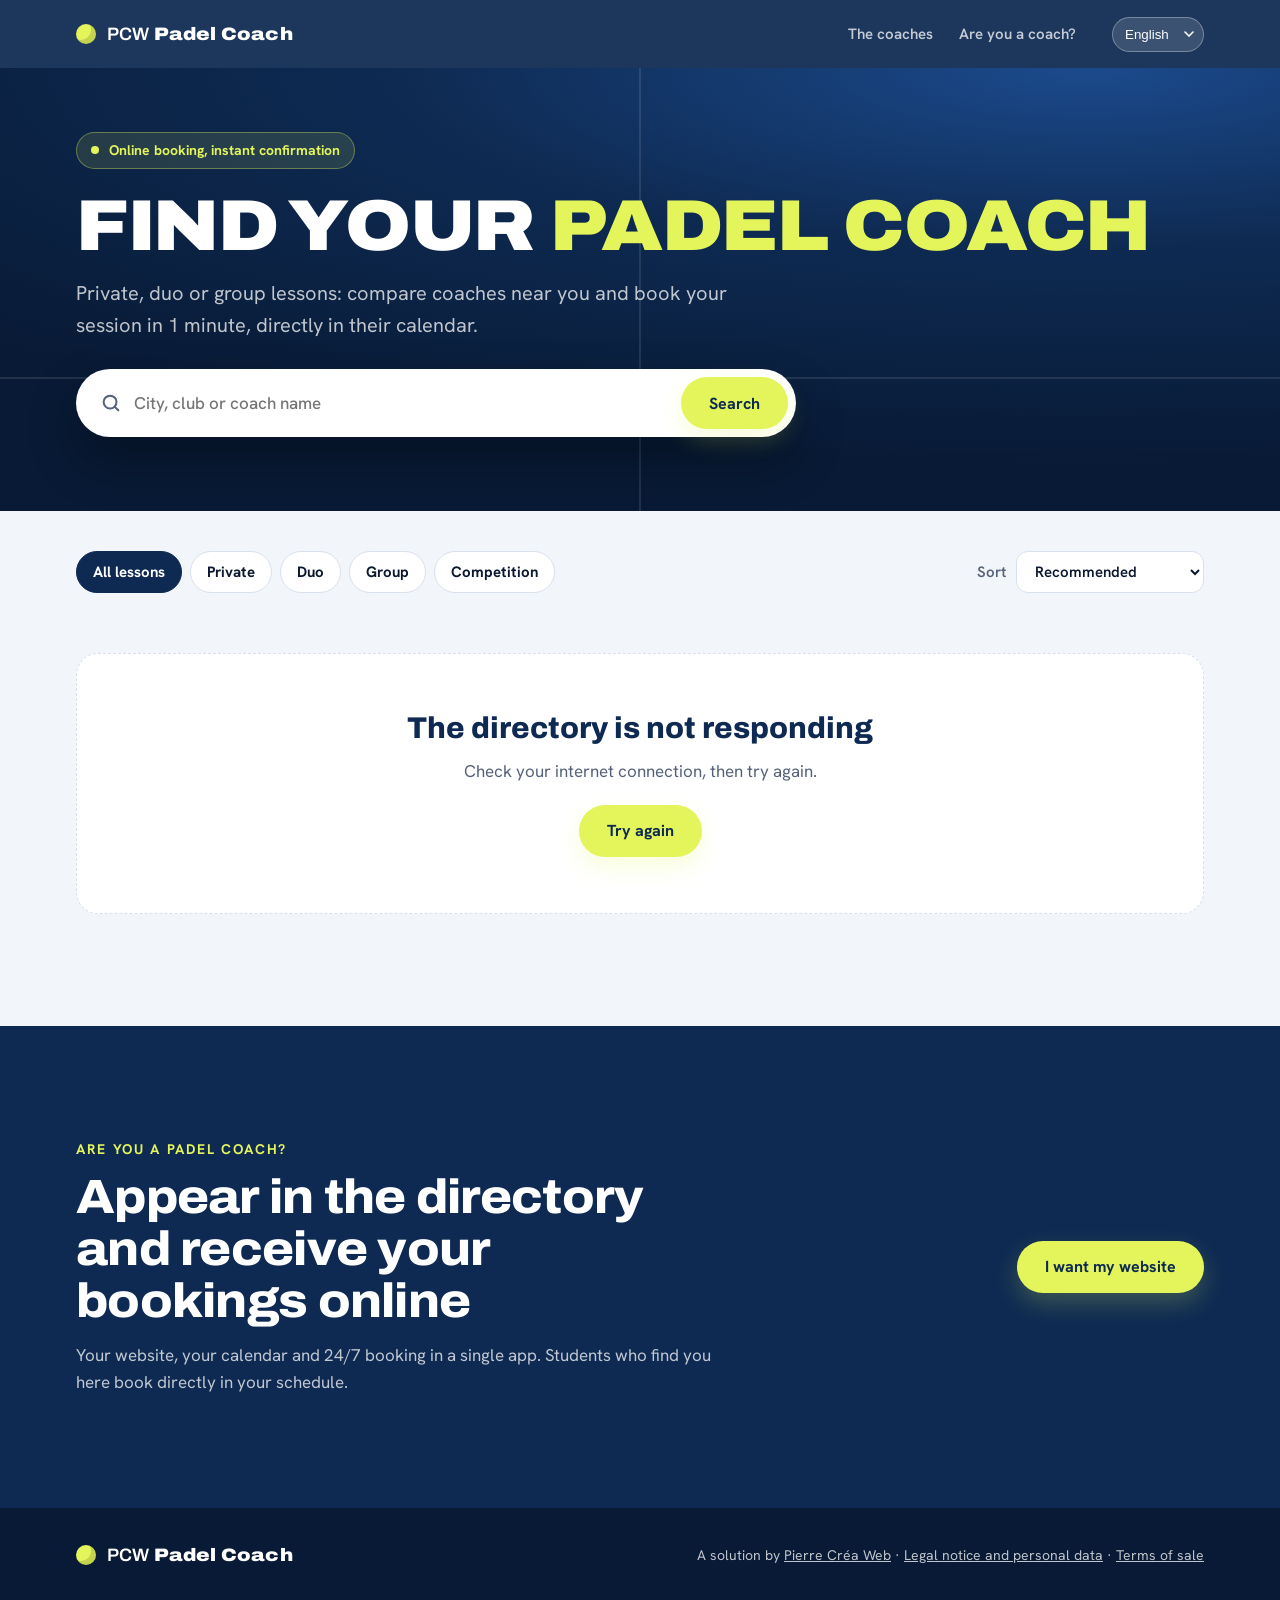
<file: coachs/index.html>
<!doctype html>
<html lang="fr">
<head>
<meta charset="utf-8">
<meta name="viewport" content="width=device-width, initial-scale=1, viewport-fit=cover">
<title>Trouver un coach de padel près de chez vous · PCW Padel Coach</title>
<meta name="description" content="Annuaire des coachs de padel PCW Padel Coach : cherchez par ville ou par club, comparez les cours et les prix, et réservez votre séance en ligne en 1 minute.">
<meta name="robots" content="noindex, nofollow">
<link rel="canonical" href="https://pcwpadel.fr/coachs/">
<meta property="og:type" content="website">
<meta property="og:locale" content="fr_FR">
<meta property="og:url" content="https://pcwpadel.fr/coachs/">
<meta property="og:title" content="Trouver un coach de padel · PCW Padel Coach">
<meta property="og:description" content="Cherchez un coach de padel par ville ou par club et réservez votre cours en ligne.">
<meta property="og:image" content="https://pcwpadel.fr/media/presentation.jpg">
<meta name="theme-color" content="#0E2A52">
<link rel="icon" href="data:image/svg+xml,%3Csvg xmlns='http://www.w3.org/2000/svg' viewBox='0 0 32 32'%3E%3Crect width='32' height='32' rx='8' fill='%230E2A52'/%3E%3Ccircle cx='16' cy='16' r='8' fill='%23E4F55B'/%3E%3C/svg%3E">
<link rel="preconnect" href="https://fonts.googleapis.com">
<link rel="preconnect" href="https://fonts.gstatic.com" crossorigin>
<link rel="stylesheet" href="https://fonts.googleapis.com/css2?family=Archivo:wdth,wght@62..125,400..900&family=Hanken+Grotesk:wght@400;500;600;700&display=swap">
<link rel="stylesheet" href="../sales.css?v=20261102">
<link rel="stylesheet" href="../annuaire.css?v=20261110">
</head>
<body class="dir-page">

<header class="top">
  <div class="wrap top__in">
    <a class="logo" href="./"><span class="logo__ball" aria-hidden="true"></span><span>PCW <b>Padel Coach</b></span></a>
    <nav class="top__nav" aria-label="Sections">
      <a href="#resultats">Les coachs</a>
      <a href="../">Vous êtes coach ?</a>
    </nav>
    <a class="btn btn--ball btn--sm top__coach" href="../">Vous êtes coach ?</a>
  </div>
</header>

<main>
  <section class="dir-hero">
    <div class="wrap">
      <p class="pill"><span class="pill__dot" aria-hidden="true"></span>Réservation en ligne, confirmation immédiate</p>
      <h1>Trouvez votre <em>coach de padel</em></h1>
      <p class="lead">Cours individuels, en duo ou en groupe : comparez les coachs près de chez vous et réservez votre séance en 1 minute, directement sur leur agenda.</p>
      <form class="dir-search" id="dir-search" role="search" autocomplete="off">
        <label class="dir-search__field">
          <svg viewBox="0 0 24 24" aria-hidden="true"><circle cx="11" cy="11" r="7"/><path d="M20 20l-4-4"/></svg>
          <span class="sr">Ville, club ou nom du coach</span>
          <input type="search" id="dir-q" placeholder="Ville, club ou nom du coach" enterkeyhint="search">
        </label>
        <button class="btn btn--ball" type="submit">Rechercher</button>
      </form>
      <div class="dir-cities" id="dir-cities" aria-label="Villes"></div>
    </div>
  </section>

  <section class="sec dir-results" id="resultats">
    <div class="wrap">
      <div class="dir-toolbar">
        <div class="dir-filters" role="group" aria-label="Type de cours">
          <button type="button" data-type="" aria-pressed="true">Tous les cours</button>
          <button type="button" data-type="individuel" aria-pressed="false">Individuel</button>
          <button type="button" data-type="duo" aria-pressed="false">Duo</button>
          <button type="button" data-type="collectif" aria-pressed="false">Collectif</button>
          <button type="button" data-type="competition" aria-pressed="false">Compétition</button>
        </div>
        <label class="dir-sort" hidden><span>Pays</span>
          <select id="dir-country"><option value="">Tous les pays</option></select></label>
        <label class="dir-sort"><span>Trier</span>
          <select id="dir-sort">
            <option value="reco">Recommandés</option>
            <option value="note">Mieux notés</option>
            <option value="prix">Prix croissant</option>
            <option value="nom">Nom (A → Z)</option>
            <option value="pays">Pays (A → Z)</option>
          </select></label>
      </div>
      <p class="dir-count" id="dir-count" aria-live="polite"></p>
      <div class="dir-grid" id="dir-grid">
        <div class="coach-card coach-card--skel" aria-hidden="true"></div>
        <div class="coach-card coach-card--skel" aria-hidden="true"></div>
        <div class="coach-card coach-card--skel" aria-hidden="true"></div>
      </div>
    </div>
  </section>

  <section class="sec sec--dark dir-coach">
    <div class="wrap dir-coach__in">
      <div>
        <p class="kicker kicker--ball">Vous êtes coach de padel ?</p>
        <h2 class="h2">Apparaissez dans l'annuaire et recevez vos réservations en ligne</h2>
        <p>Votre site, votre agenda et la réservation 24 h/24 dans une seule application. Les élèves qui vous trouvent ici réservent directement sur votre planning.</p>
      </div>
      <a class="btn btn--ball" href="../#contact">Je veux mon site</a>
    </div>
  </section>
</main>

<footer class="foot">
  <div class="wrap foot__in">
    <a class="logo" href="../"><span class="logo__ball" aria-hidden="true"></span><span>PCW <b>Padel Coach</b></span></a>
    <p>Une solution <a href="https://pierrecreaweb.com/">Pierre Créa Web</a> · <a href="../mentions.html">Mentions légales et données personnelles</a> · <a href="../cgv.html">CGV</a></p>
  </div>
</footer>

<script src="../assets/i18n.js?v=20261109" data-only data-dict="vitrine"></script>
<script src="../pcw-config.js?v=20261102"></script>
<script src="../annuaire.js?v=20261110"></script>
</body>
</html>
</file>
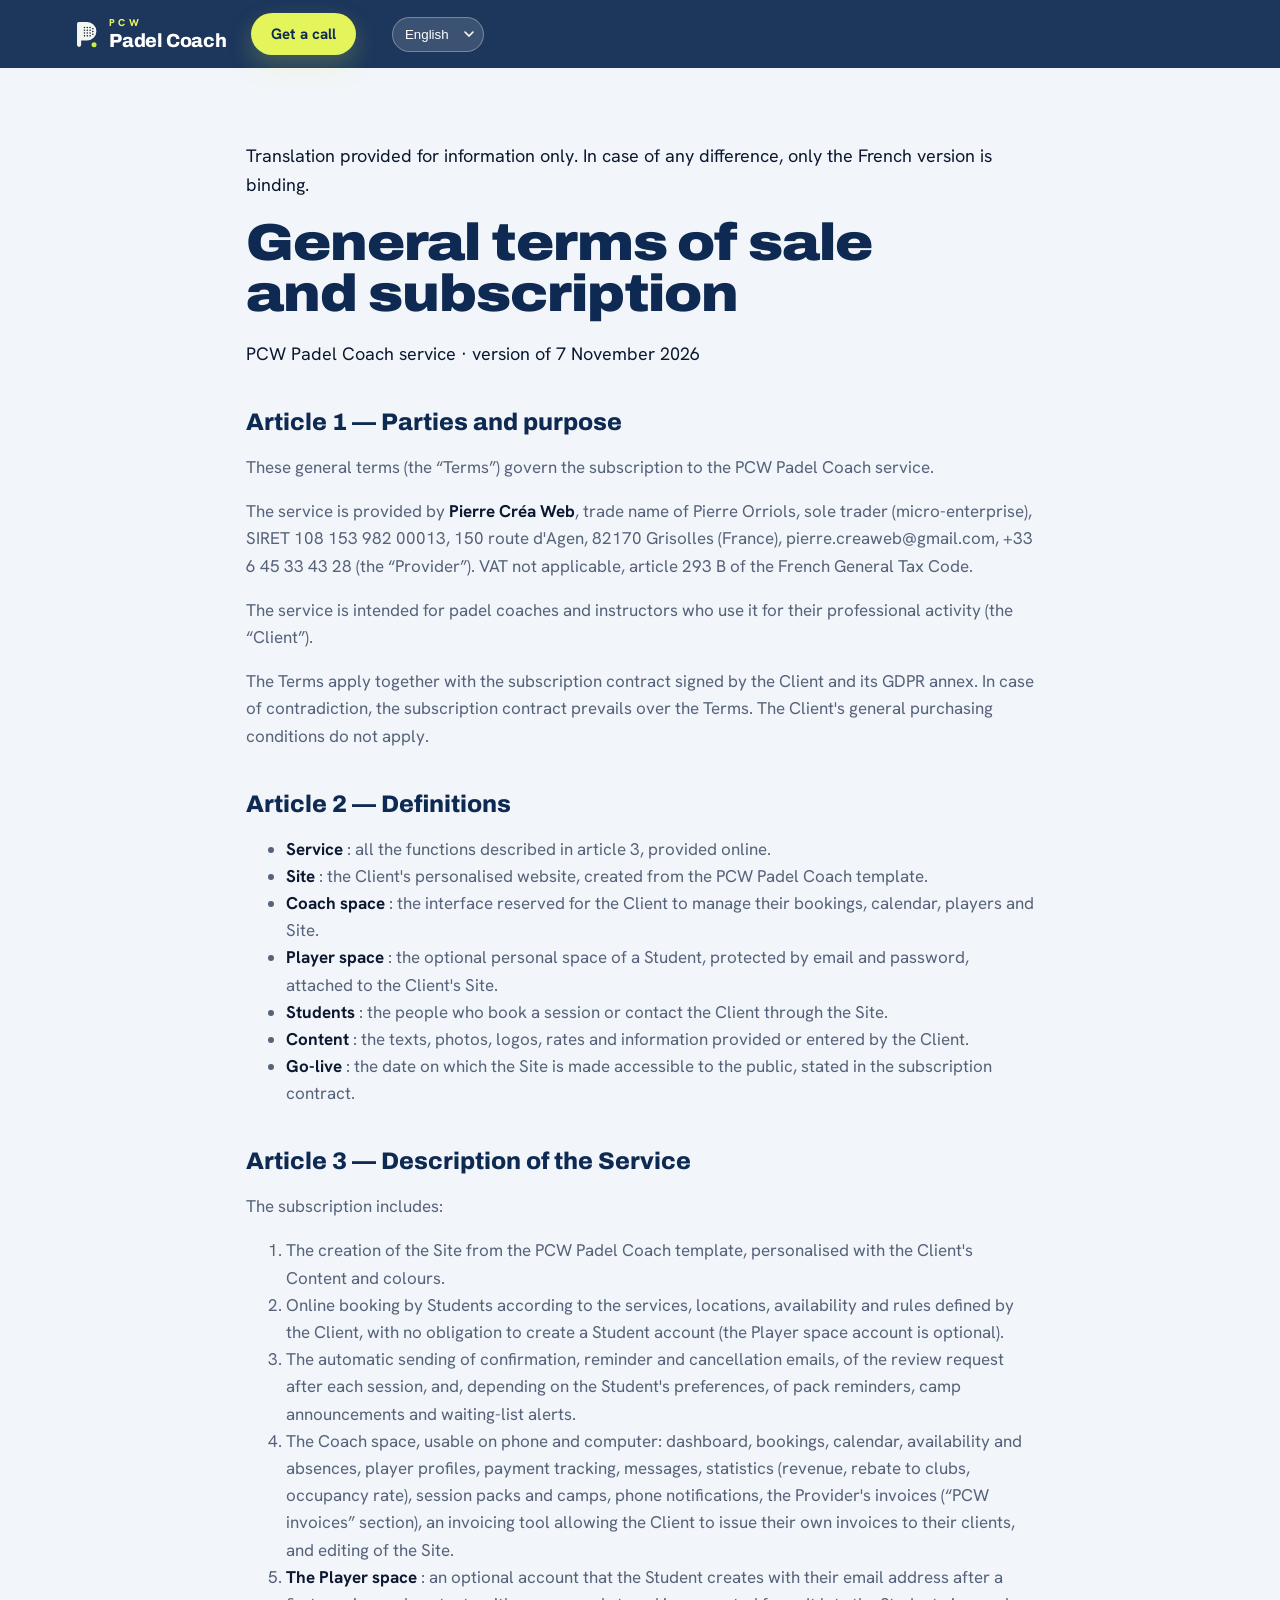
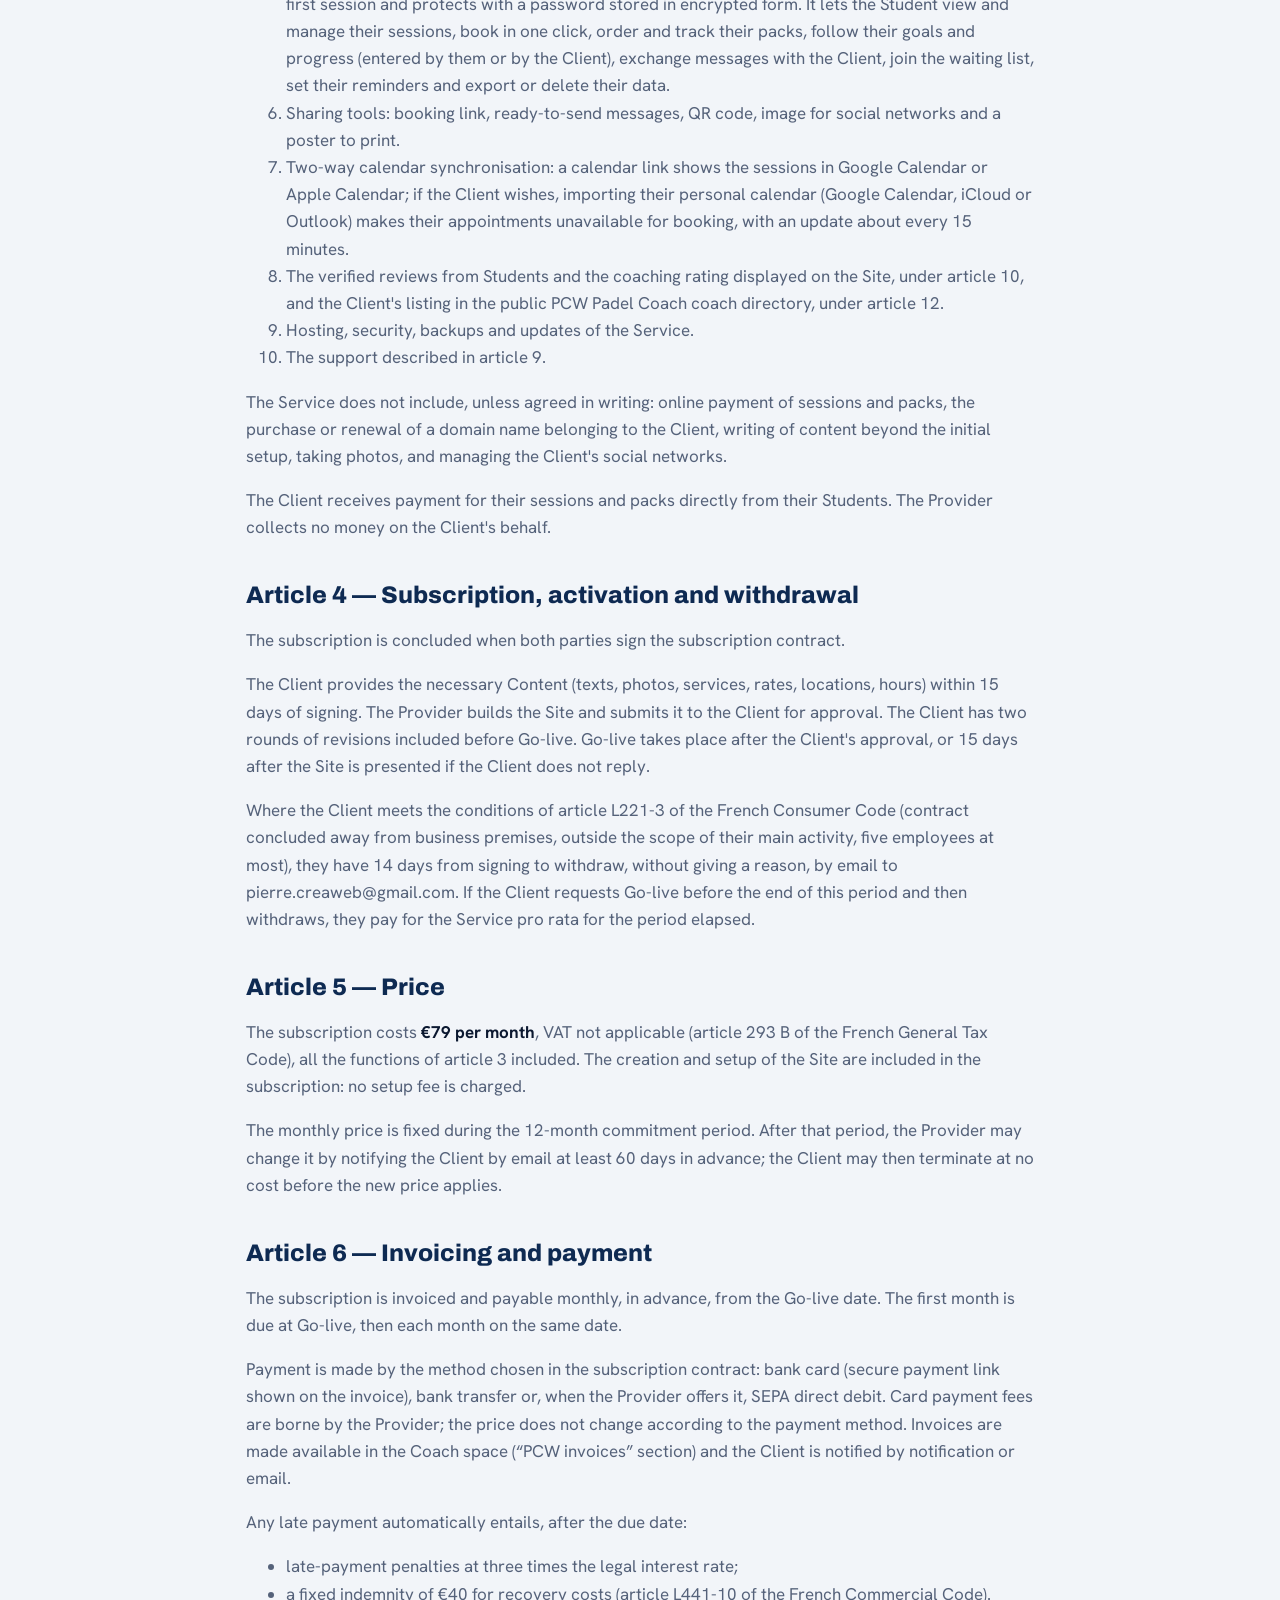
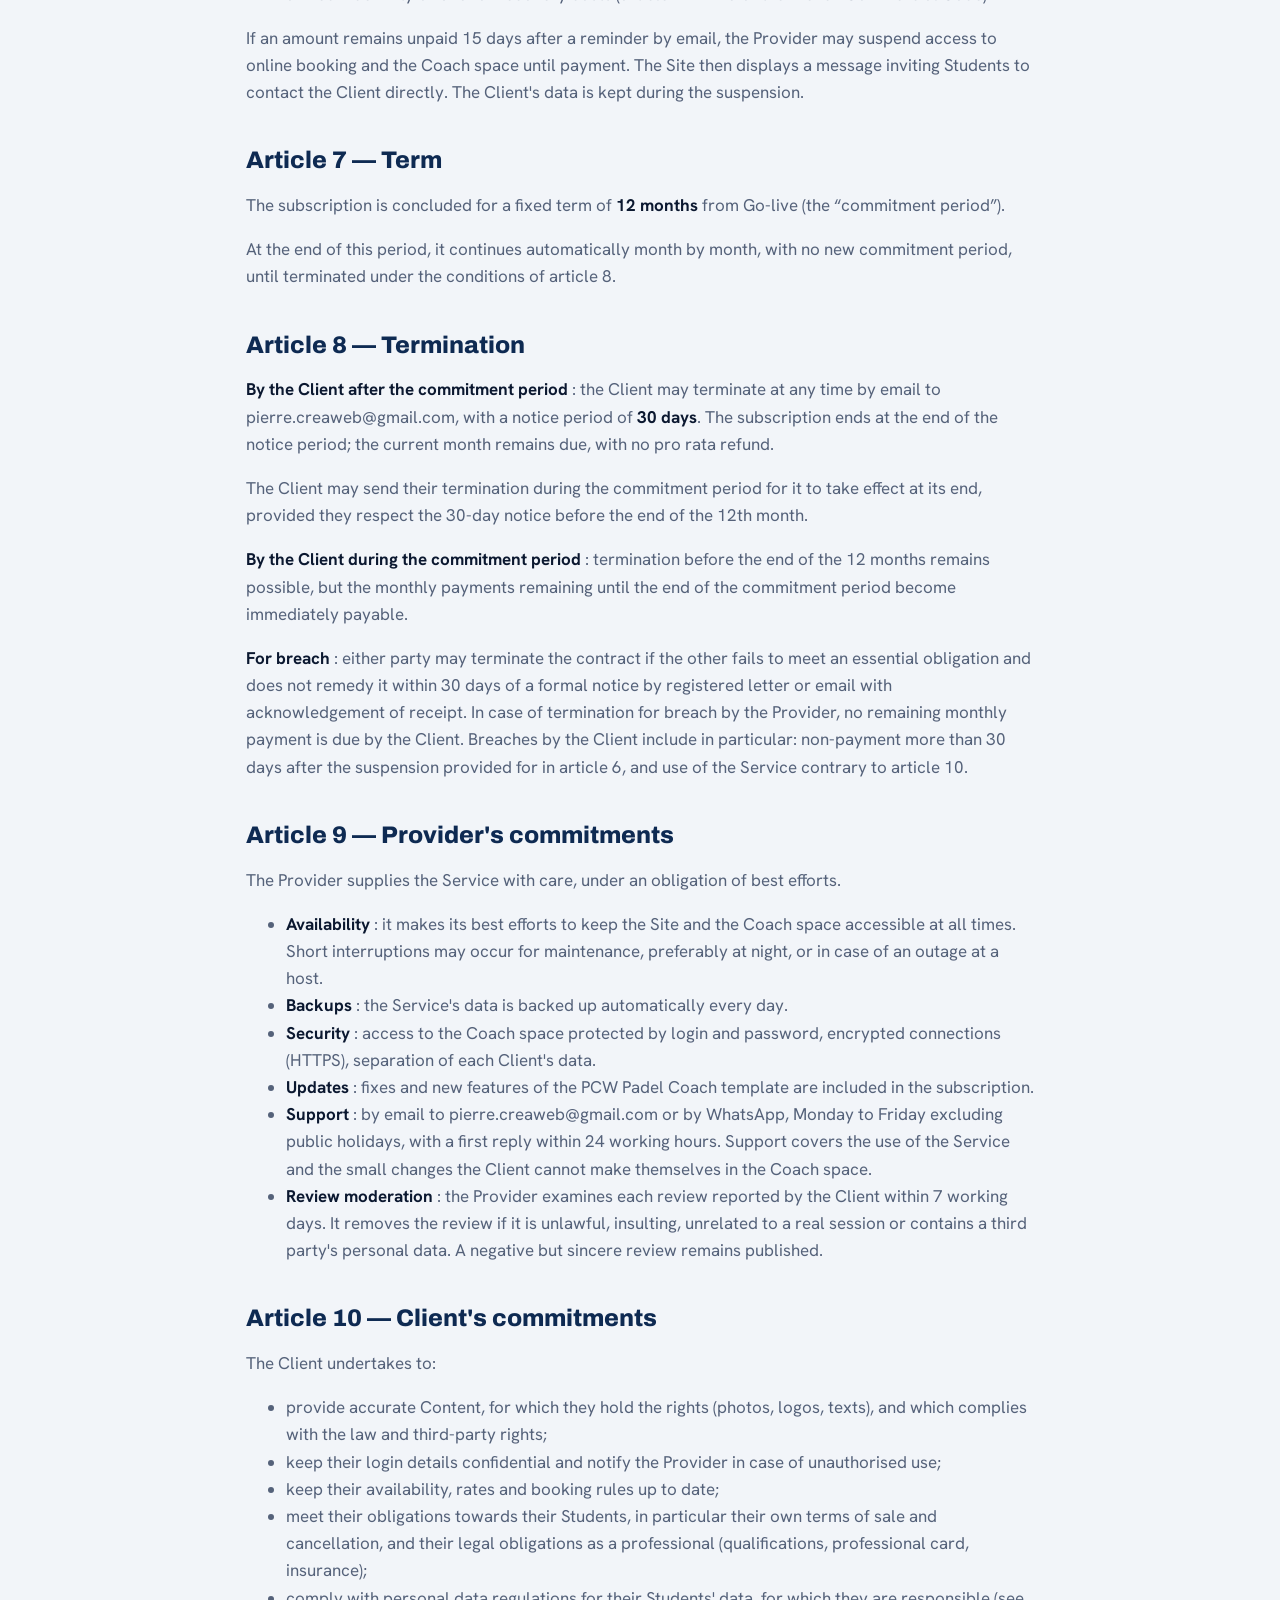
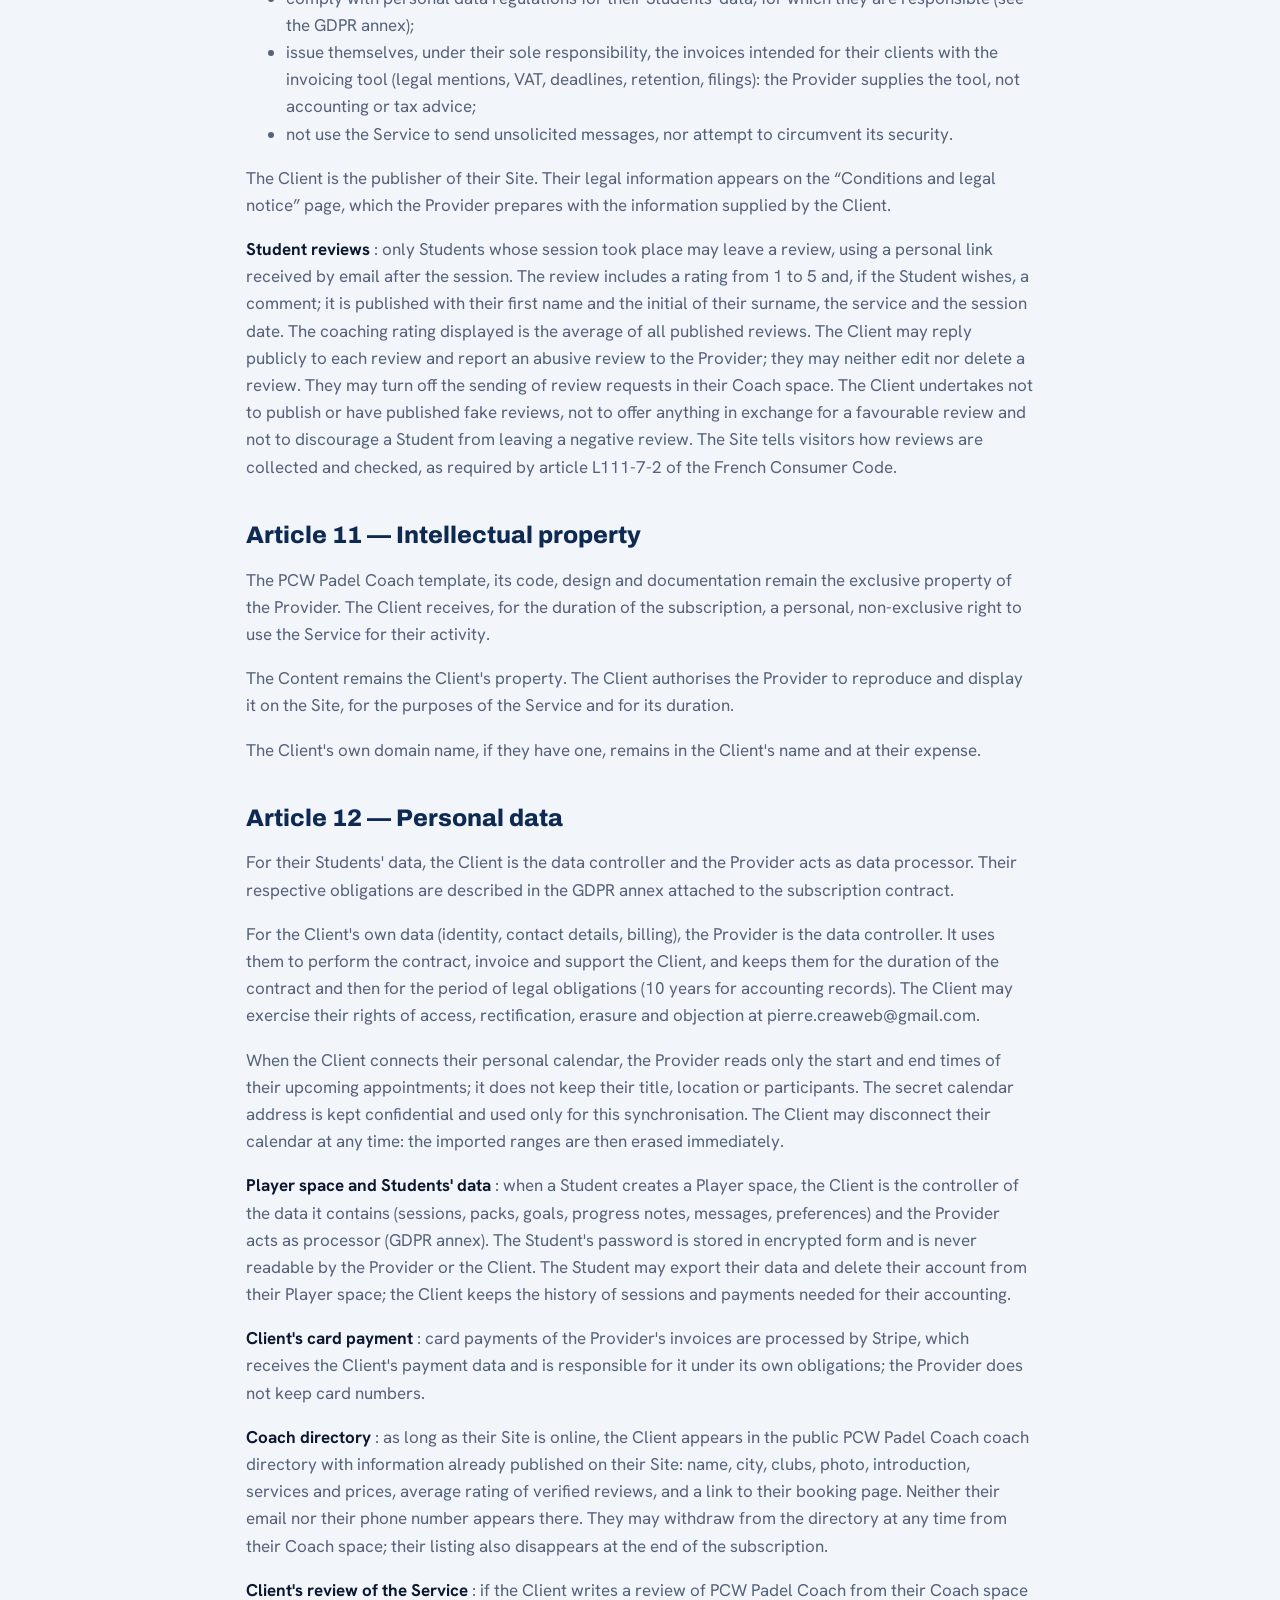
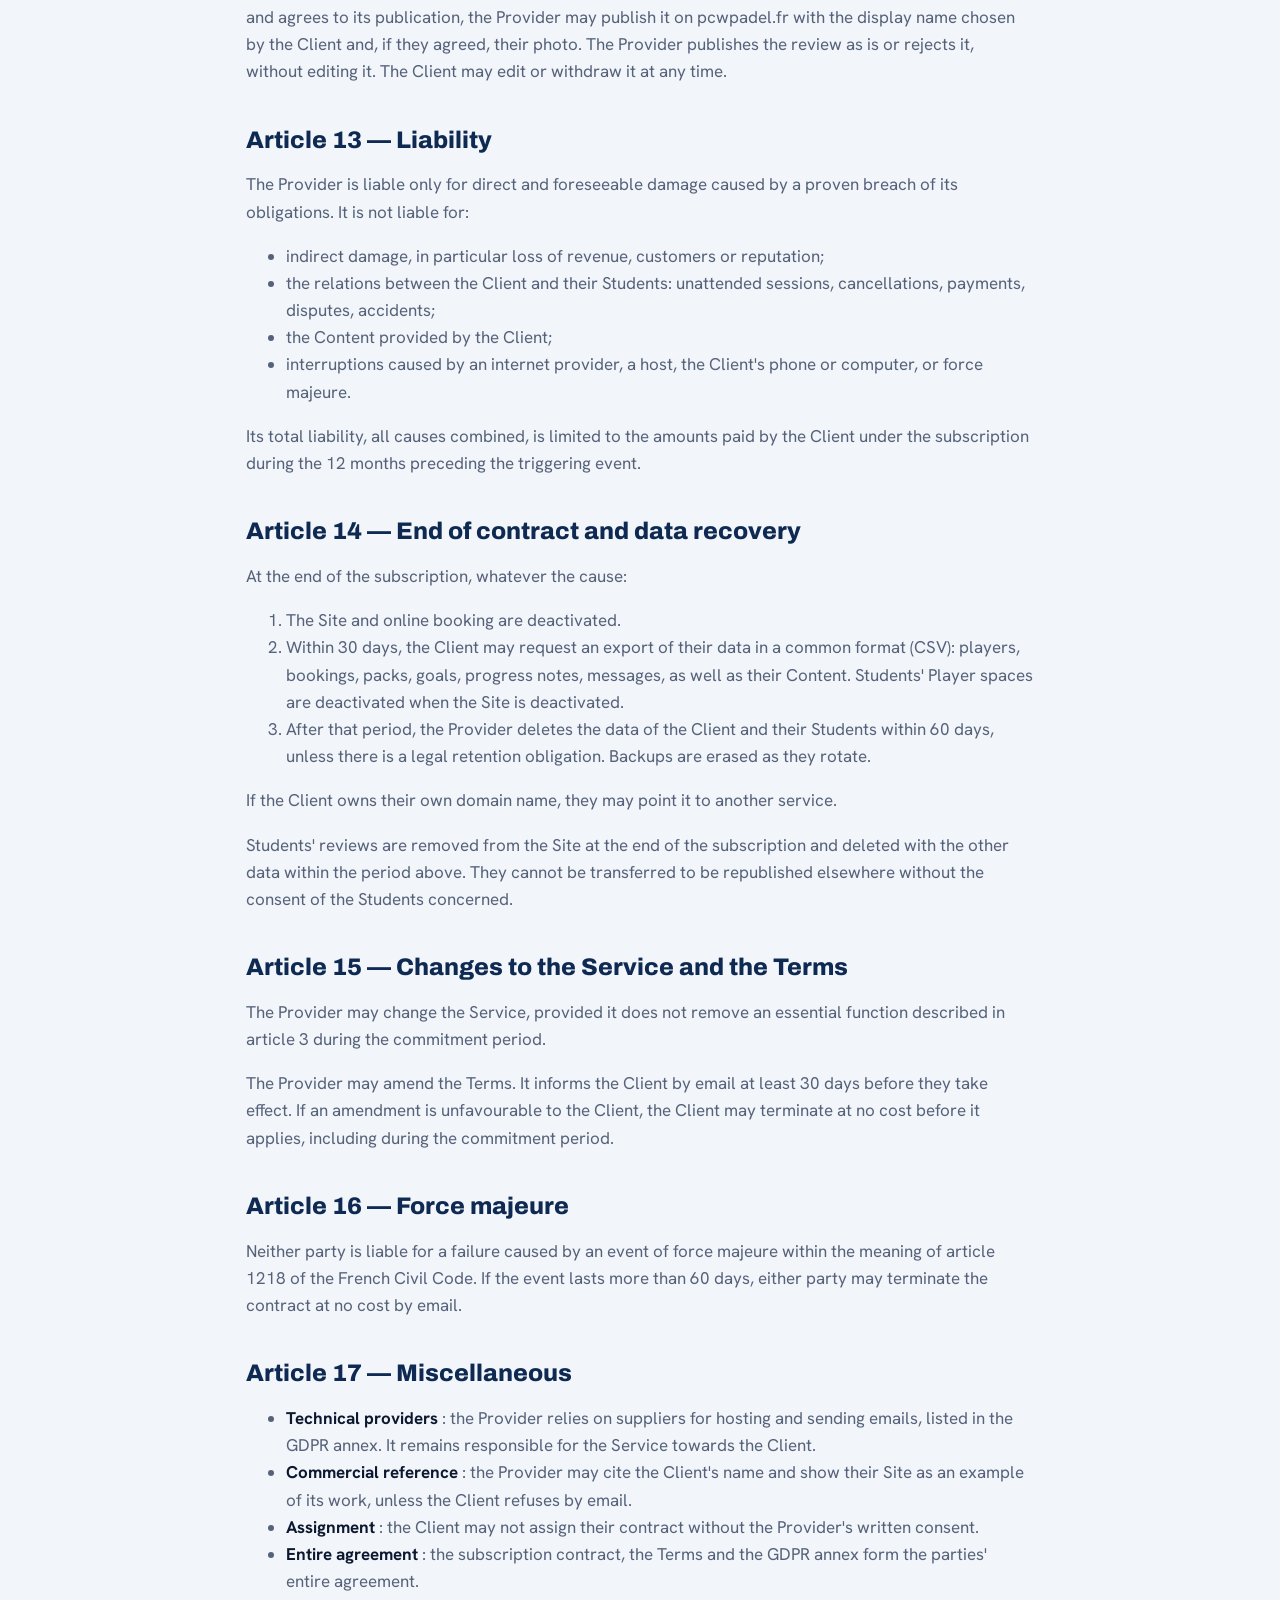
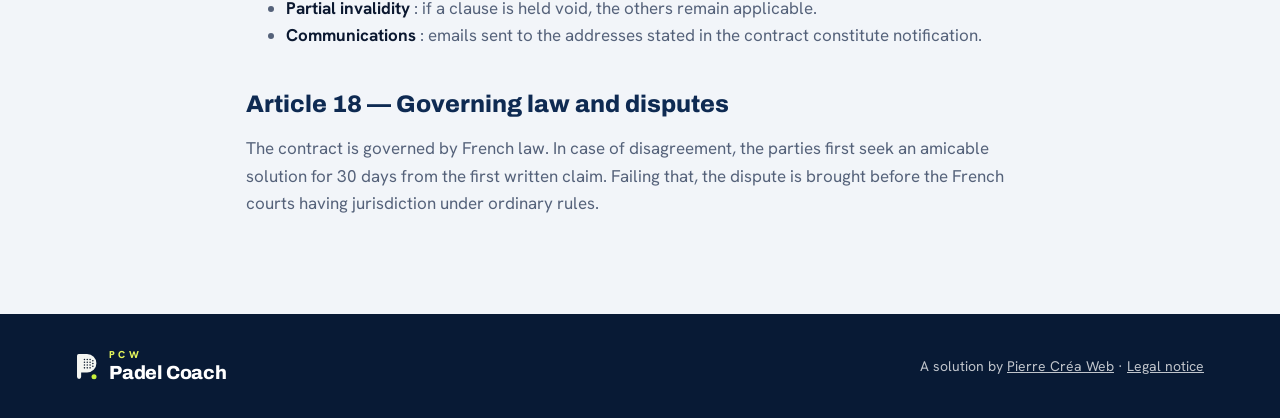
<file: cgv.html>
<!doctype html>
<html lang="fr">
<head>
<meta charset="utf-8">
<link rel="icon" href="favicon.ico" sizes="any">
<link rel="icon" href="brand/pcw-favicon.svg" type="image/svg+xml">
<link rel="apple-touch-icon" href="brand/apple-touch-icon.png">
<meta name="viewport" content="width=device-width, initial-scale=1, viewport-fit=cover">
<title>CGV | PCW Padel Coach</title>
<meta name="robots" content="noindex, nofollow">
<link rel="preconnect" href="https://fonts.googleapis.com">
<link rel="preconnect" href="https://fonts.gstatic.com" crossorigin>
<link rel="stylesheet" href="https://fonts.googleapis.com/css2?family=Archivo:wdth,wght@62..125,400..900&family=Hanken+Grotesk:wght@400;500;600;700&display=swap">
<link rel="stylesheet" href="sales.css">
<style>
  .legal { padding-block: 56px 80px; }
  .legal h1 { font-size: clamp(34px, 5vw, 52px); color: var(--brand); text-transform: none; }
  .legal h2 { margin: 40px 0 10px; font: 800 24px/1.2 var(--f-display); color: var(--brand); }
  .legal p, .legal li { color: var(--muted); }
  .legal b, .legal strong { color: var(--ink); }
  .legal h2 { scroll-margin-top: 90px; }
  .legal .intro { color: var(--ink); font-size: 18px; }
</style>
<script src="assets/i18n.js" data-only data-dict="vitrine"></script>
</head>
<body>
<header class="top">
  <div class="wrap top__in">
    <a class="logo" aria-label="PCW Padel Coach" href="./"><img class="logo__mark logo__mark--on-dark" src="brand/pcw-glyph-on-dark.svg" alt="" width="22" height="27"><img class="logo__mark logo__mark--on-light" src="brand/pcw-glyph-on-light.svg" alt="" width="22" height="27"><span class="logo__txt"><small>PCW</small><b>Padel Coach</b></span></a>
    <a class="btn btn--ball btn--sm" href="./#contact">Être rappelé</a>
  </div>
</header>
<main class="wrap wrap--narrow legal">
  <p class="intro" data-nonfr hidden>Traduction fournie pour information. En cas de différence, seule la version française fait foi.</p>
  <h1>Conditions générales de vente et d'abonnement</h1>
  <p class="intro">Service PCW Padel Coach · version du 7 novembre 2026</p>
<h2 id="article-1">Article 1 — Parties et objet</h2>
<p>Les présentes conditions générales (les « CGV ») régissent l'abonnement au service PCW Padel Coach.</p>
<p>Le service est fourni par <strong>Pierre Créa Web</strong>, nom commercial de Pierre Orriols, entrepreneur individuel (micro-entreprise), SIRET 108 153 982 00013, 150 route d'Agen, 82170 Grisolles, pierre.creaweb@gmail.com, 06 45 33 43 28 (le « Prestataire »). TVA non applicable, article 293 B du Code général des impôts.</p>
<p>Le service est destiné aux coachs et enseignants de padel qui l'utilisent pour leur activité professionnelle (le « Client »).</p>
<p>Les CGV s'appliquent avec le contrat d'abonnement signé par le Client et son annexe RGPD. En cas de contradiction, le contrat d'abonnement l'emporte sur les CGV. Les conditions générales d'achat du Client ne s'appliquent pas.</p>
<h2 id="article-2">Article 2 — Définitions</h2>
<ul>
<li><strong>Service</strong> : l'ensemble des fonctions décrites à l'article 3, fournies en ligne.</li>
<li><strong>Site</strong> : le site internet personnalisé du Client, créé sur le modèle PCW Padel Coach.</li>
<li><strong>Espace coach</strong> : l'interface réservée au Client pour gérer ses réservations, son agenda, ses joueurs et son Site.</li>
<li><strong>Espace joueur</strong> : l'espace personnel facultatif d'un Élève, protégé par email et mot de passe, rattaché au Site du Client.</li>
<li><strong>Élèves</strong> : les personnes qui réservent une séance ou contactent le Client par le Site.</li>
<li><strong>Contenus</strong> : les textes, photos, logos, tarifs et informations fournis ou saisis par le Client.</li>
<li><strong>Mise en ligne</strong> : la date à laquelle le Site est rendu accessible au public, indiquée au contrat d'abonnement.</li>
</ul>
<h2 id="article-3">Article 3 — Description du Service</h2>
<p>L'abonnement comprend :</p>
<ol>
<li>La création du Site à partir du modèle PCW Padel Coach, personnalisé avec les Contenus et les couleurs du Client.</li>
<li>La réservation en ligne par les Élèves selon les prestations, lieux, disponibilités et règles définis par le Client, sans obligation de créer un compte Élève (le compte Espace joueur est facultatif).</li>
<li>L'envoi automatique des emails de confirmation, de rappel et d'annulation, de la demande d'avis après chaque séance, et, selon les préférences de l'Élève, des rappels de pack, des annonces de stage et des alertes de liste d'attente.</li>
<li>L'Espace coach, utilisable sur téléphone et ordinateur : tableau de bord, réservations, agenda, disponibilités et absences, fiches joueurs, suivi des paiements, messages, statistiques (revenu, rétrocession aux clubs, taux d'occupation), packs de séances et stages, notifications sur téléphone, factures du Prestataire (rubrique « Factures PCW »), outil de facturation permettant au Client d'établir ses propres factures à l'attention de ses clients, modification du Site.</li>
<li><strong>L'Espace joueur</strong> : un compte facultatif, que l'Élève crée avec son adresse email après une première séance et protège par un mot de passe stocké sous forme chiffrée. Il permet à l'Élève de voir et gérer ses séances, de réserver en un clic, de commander et suivre ses packs, de suivre ses objectifs et sa progression (saisis par lui ou par le Client), d'échanger des messages avec le Client, de s'inscrire en liste d'attente, de régler ses rappels et d'exporter ou supprimer ses données.</li>
<li>Les outils de partage : lien de réservation, messages prêts à envoyer, QR code, image pour les réseaux sociaux et affiche à imprimer.</li>
<li>La synchronisation d'agenda dans les deux sens : un lien d'agenda affiche les séances dans Google Agenda ou Apple Calendrier ; si le Client le souhaite, l'import de son agenda personnel (Google Agenda, iCloud ou Outlook) rend ses rendez-vous indisponibles à la réservation, avec une mise à jour toutes les 15 minutes environ.</li>
<li>Les avis vérifiés des Élèves et la note de coaching affichée sur le Site, selon l'article 10, et la fiche du Client dans l'annuaire public des coachs PCW Padel Coach, selon l'article 12.</li>
<li>L'hébergement, la sécurité, les sauvegardes et les mises à jour du Service.</li>
<li>L'assistance décrite à l'article 9.</li>
</ol>
<p>Le Service ne comprend pas, sauf accord écrit : le paiement en ligne des séances et des packs, l'achat ou le renouvellement d'un nom de domaine propre au Client, la rédaction de contenus au-delà de la mise en place initiale, la prise de photos, et la gestion des réseaux sociaux du Client.</p>
<p>Le Client reçoit le paiement de ses séances et de ses packs directement de ses Élèves. Le Prestataire n'encaisse aucune somme pour le compte du Client.</p>
<h2 id="article-4">Article 4 — Souscription, mise en service et rétractation</h2>
<p>L'abonnement est conclu à la signature du contrat d'abonnement par les deux parties.</p>
<p>Le Client fournit les Contenus nécessaires (textes, photos, prestations, tarifs, lieux, horaires) dans les 15 jours suivant la signature. Le Prestataire construit le Site et le soumet au Client pour validation. Le Client dispose de deux séries de retouches incluses avant la Mise en ligne. La Mise en ligne a lieu après validation du Client, ou 15 jours après la présentation du Site si le Client ne répond pas.</p>
<p>Lorsque le Client remplit les conditions de l'article L221-3 du Code de la consommation (contrat conclu hors établissement, n'entrant pas dans le champ de son activité principale, cinq salariés au plus), il dispose d'un délai de 14 jours à compter de la signature pour se rétracter, sans motif, par email à pierre.creaweb@gmail.com. Si le Client demande la Mise en ligne avant la fin de ce délai et se rétracte ensuite, il paie le Service au prorata de la période écoulée.</p>
<h2 id="article-5">Article 5 — Prix</h2>
<p>L'abonnement coûte <strong>79 € par mois</strong>, TVA non applicable (article 293 B du CGI), toutes les fonctions de l'article 3 comprises. La création et la mise en place du Site sont comprises dans l'abonnement : aucun frais de mise en place n'est facturé.</p>
<p>Le prix mensuel est fixe pendant la période d'engagement de 12 mois. Après cette période, le Prestataire peut le modifier en prévenant le Client par email au moins 60 jours avant ; le Client peut alors résilier sans frais avant l'application du nouveau prix.</p>
<h2 id="article-6">Article 6 — Facturation et paiement</h2>
<p>L'abonnement est facturé et payable chaque mois, d'avance, à compter de la date de Mise en ligne. Le premier mois est dû à la Mise en ligne, puis chaque mois à la même date.</p>
<p>Le paiement se fait par le moyen choisi au contrat d'abonnement : carte bancaire (lien de paiement sécurisé figurant sur la facture), virement bancaire ou, lorsque le Prestataire le propose, prélèvement SEPA. Les frais de paiement par carte sont supportés par le Prestataire ; le prix ne change pas selon le moyen de paiement. Les factures sont mises à disposition dans l'Espace coach (rubrique « Factures PCW ») et signalées au Client par notification ou par email.</p>
<p>Tout retard de paiement entraîne de plein droit, après la date d'échéance :</p>
<ul>
<li>des pénalités de retard au taux de trois fois le taux d'intérêt légal ;</li>
<li>une indemnité forfaitaire de 40 € pour frais de recouvrement (article L441-10 du Code de commerce).</li>
</ul>
<p>Si une somme reste impayée 15 jours après une relance par email, le Prestataire peut suspendre l'accès à la réservation en ligne et à l'Espace coach jusqu'au paiement. Le Site affiche alors un message invitant les Élèves à contacter le Client directement. Les données du Client sont conservées pendant la suspension.</p>
<h2 id="article-7">Article 7 — Durée</h2>
<p>L'abonnement est conclu pour une durée ferme de <strong>12 mois</strong> à compter de la Mise en ligne (la « période d'engagement »).</p>
<p>À la fin de cette période, il se poursuit automatiquement de mois en mois, sans nouvelle période d'engagement, jusqu'à sa résiliation dans les conditions de l'article 8.</p>
<h2 id="article-8">Article 8 — Résiliation</h2>
<p><strong>Par le Client après la période d'engagement</strong> : le Client peut résilier à tout moment par email à pierre.creaweb@gmail.com, avec un préavis de <strong>30 jours</strong>. L'abonnement prend fin à l'issue du préavis ; le mois en cours reste dû, sans remboursement au prorata.</p>
<p>Le Client peut envoyer sa résiliation pendant la période d'engagement pour qu'elle prenne effet à son terme, à condition de respecter le préavis de 30 jours avant la fin du 12e mois.</p>
<p><strong>Par le Client pendant la période d'engagement</strong> : une résiliation avant le terme des 12 mois reste possible, mais les mensualités restant à courir jusqu'au terme de la période d'engagement deviennent immédiatement exigibles.</p>
<p><strong>Pour manquement</strong> : chaque partie peut résilier le contrat si l'autre ne respecte pas une obligation essentielle et n'y remédie pas dans les 30 jours suivant une mise en demeure par lettre recommandée ou email avec accusé de réception. En cas de résiliation pour manquement du Prestataire, aucune mensualité restante n'est due par le Client. Sont notamment des manquements du Client : le non-paiement au-delà de 30 jours après la suspension prévue à l'article 6, et un usage du Service contraire à l'article 10.</p>
<h2 id="article-9">Article 9 — Engagements du Prestataire</h2>
<p>Le Prestataire fournit le Service avec soin, dans le cadre d'une obligation de moyens.</p>
<ul>
<li><strong>Disponibilité</strong> : il fait ses meilleurs efforts pour que le Site et l'Espace coach soient accessibles en permanence. Des interruptions courtes peuvent avoir lieu pour la maintenance, de préférence la nuit, ou en cas de panne chez un hébergeur.</li>
<li><strong>Sauvegardes</strong> : les données du Service sont sauvegardées automatiquement chaque jour.</li>
<li><strong>Sécurité</strong> : accès à l'Espace coach protégé par identifiant et mot de passe, connexions chiffrées (HTTPS), séparation des données de chaque Client.</li>
<li><strong>Mises à jour</strong> : les corrections et les nouvelles fonctions du modèle PCW Padel Coach sont incluses dans l'abonnement.</li>
<li><strong>Assistance</strong> : par email à pierre.creaweb@gmail.com ou par WhatsApp, du lundi au vendredi hors jours fériés, avec une première réponse sous 24 heures ouvrées. L'assistance couvre l'utilisation du Service et les petites modifications que le Client ne peut pas faire lui-même dans l'Espace coach.</li>
<li><strong>Modération des avis</strong> : le Prestataire examine chaque avis signalé par le Client dans un délai de 7 jours ouvrés. Il retire l'avis s'il est illicite, injurieux, sans lien avec une séance réelle ou s'il contient des données personnelles d'un tiers. Un avis négatif mais sincère reste publié.</li>
</ul>
<h2 id="article-10">Article 10 — Engagements du Client</h2>
<p>Le Client s'engage à :</p>
<ul>
<li>fournir des Contenus exacts, dont il détient les droits (photos, logos, textes), et qui respectent la loi et les droits des tiers ;</li>
<li>garder ses identifiants confidentiels et prévenir le Prestataire en cas d'utilisation non autorisée ;</li>
<li>tenir à jour ses disponibilités, tarifs et règles de réservation ;</li>
<li>respecter ses obligations vis-à-vis de ses Élèves, notamment ses propres conditions de vente et d'annulation, et ses obligations légales de professionnel (diplômes, carte professionnelle, assurance) ;</li>
<li>respecter la réglementation sur les données personnelles pour les données de ses Élèves, dont il est responsable (voir l'annexe RGPD) ;</li>
<li>établir lui-même, sous sa seule responsabilité, les factures destinées à ses clients avec l'outil de facturation (mentions légales, TVA, délais, conservation, déclarations) : le Prestataire fournit l'outil, pas un conseil comptable ou fiscal ;</li>
<li>ne pas utiliser le Service pour envoyer des messages non sollicités, ni tenter d'en contourner la sécurité.</li>
</ul>
<p>Le Client est l'éditeur de son Site. Ses informations légales y figurent dans la page « Conditions et mentions légales », que le Prestataire prépare avec les informations fournies par le Client.</p>
<p><strong>Avis des Élèves</strong> : seuls les Élèves dont la séance a eu lieu peuvent déposer un avis, grâce à un lien personnel reçu par email après la séance. L'avis comporte une note de 1 à 5 et, si l'Élève le souhaite, un commentaire ; il est publié avec son prénom et l'initiale de son nom, la prestation et la date de la séance. La note de coaching affichée est la moyenne de tous les avis publiés. Le Client peut répondre publiquement à chaque avis et signaler un avis abusif au Prestataire ; il ne peut ni modifier ni supprimer un avis. Il peut désactiver l'envoi des demandes d'avis dans son Espace coach. Le Client s'interdit de publier ou de faire publier de faux avis, d'offrir une contrepartie en échange d'un avis favorable ou de dissuader un Élève de laisser un avis négatif. Le Site indique aux visiteurs comment les avis sont collectés et contrôlés, comme l'exige l'article L111-7-2 du Code de la consommation.</p>
<h2 id="article-11">Article 11 — Propriété intellectuelle</h2>
<p>Le modèle PCW Padel Coach, son code, sa conception et sa documentation restent la propriété exclusive du Prestataire. Le Client reçoit, pour la durée de l'abonnement, un droit d'utilisation personnel et non exclusif du Service pour son activité.</p>
<p>Les Contenus restent la propriété du Client. Il autorise le Prestataire à les reproduire et les afficher sur le Site, pour les besoins du Service et pendant sa durée.</p>
<p>Le nom de domaine propre au Client, s'il en a un, reste au nom et à la charge du Client.</p>
<h2 id="article-12">Article 12 — Données personnelles</h2>
<p>Pour les données de ses Élèves, le Client est responsable du traitement et le Prestataire agit en qualité de sous-traitant. Leurs obligations respectives sont décrites dans l'annexe RGPD jointe au contrat d'abonnement.</p>
<p>Pour les données du Client lui-même (identité, coordonnées, facturation), le Prestataire est responsable du traitement. Il les utilise pour exécuter le contrat, facturer et assister le Client, et les conserve pendant la durée du contrat puis le temps des obligations légales (10 ans pour les pièces comptables). Le Client peut exercer ses droits d'accès, de rectification, d'effacement et d'opposition à pierre.creaweb@gmail.com.</p>
<p>Lorsque le Client connecte son agenda personnel, le Prestataire lit uniquement les heures de début et de fin de ses rendez-vous à venir ; il ne conserve ni leur titre, ni leur lieu, ni leurs participants. L'adresse secrète de l'agenda est conservée de façon confidentielle et n'est utilisée que pour cette synchronisation. Le Client peut déconnecter son agenda à tout moment : les plages importées sont alors effacées immédiatement.</p>
<p><strong>Espace joueur et données des Élèves</strong> : lorsqu'un Élève crée un Espace joueur, le Client est responsable du traitement des données qui y figurent (séances, packs, objectifs, notes de progression, messages, préférences) et le Prestataire agit en sous-traitant (annexe RGPD). Le mot de passe de l'Élève est stocké sous forme chiffrée et n'est jamais lisible par le Prestataire ni par le Client. L'Élève peut exporter ses données et supprimer son compte depuis son Espace joueur ; le Client conserve l'historique des séances et des paiements nécessaire à sa comptabilité.</p>
<p><strong>Paiement par carte du Client</strong> : les paiements par carte des factures du Prestataire sont traités par Stripe, qui reçoit les données de paiement du Client et en est responsable pour ses propres obligations ; le Prestataire ne conserve pas les numéros de carte.</p>
<p><strong>Annuaire des coachs</strong> : tant que son Site est en ligne, le Client apparaît dans l'annuaire public des coachs PCW Padel Coach avec des informations déjà publiées sur son Site : nom, ville, clubs, photo, présentation, prestations et prix, note moyenne des avis vérifiés, et un lien vers sa page de réservation. Ni son email ni son téléphone n'y figurent. Il peut se retirer de l'annuaire à tout moment depuis son Espace coach ; sa fiche disparaît aussi à la fin de l'abonnement.</p>
<p><strong>Avis du Client sur le Service</strong> : si le Client écrit un avis sur PCW Padel Coach depuis son Espace coach et accepte sa publication, le Prestataire peut le publier sur pcwpadel.fr avec le nom affiché choisi par le Client et, s'il l'a accepté, sa photo. Le Prestataire publie l'avis tel quel ou le refuse, sans le modifier. Le Client peut le modifier ou le retirer à tout moment.</p>
<h2 id="article-13">Article 13 — Responsabilité</h2>
<p>Le Prestataire n'est responsable que des dommages directs et prévisibles causés par un manquement prouvé à ses obligations. Il n'est pas responsable :</p>
<ul>
<li>des dommages indirects, notamment perte de chiffre d'affaires, de clientèle ou d'image ;</li>
<li>des relations entre le Client et ses Élèves : séances non honorées, annulations, paiements, litiges, accidents ;</li>
<li>des Contenus fournis par le Client ;</li>
<li>des interruptions dues à un fournisseur d'accès, à un hébergeur, au téléphone ou à l'ordinateur du Client, ou à un cas de force majeure.</li>
</ul>
<p>Sa responsabilité totale, toutes causes confondues, est limitée aux sommes payées par le Client au titre de l'abonnement pendant les 12 mois précédant le fait générateur.</p>
<h2 id="article-14">Article 14 — Fin du contrat et récupération des données</h2>
<p>À la fin de l'abonnement, quelle qu'en soit la cause :</p>
<ol>
<li>Le Site et la réservation en ligne sont désactivés.</li>
<li>Le Client peut demander, dans les 30 jours, un export de ses données dans un format courant (CSV) : joueurs, réservations, packs, objectifs, notes de progression, messages, ainsi que ses Contenus. Les Espaces joueur des Élèves sont désactivés à la désactivation du Site.</li>
<li>Passé ce délai, le Prestataire supprime les données du Client et de ses Élèves dans un délai de 60 jours, sauf obligation légale de conservation. Les sauvegardes sont effacées au fil de leur rotation.</li>
</ol>
<p>Si le Client possède son propre nom de domaine, il peut le faire pointer vers un autre service.</p>
<p>Les avis des Élèves sont retirés du Site à la fin de l'abonnement et supprimés avec les autres données dans le délai ci-dessus. Ils ne peuvent pas être transférés pour être republiés ailleurs sans l'accord des Élèves concernés.</p>
<h2 id="article-15">Article 15 — Évolution du Service et des CGV</h2>
<p>Le Prestataire peut faire évoluer le Service, à condition de ne pas supprimer une fonction essentielle décrite à l'article 3 pendant la période d'engagement.</p>
<p>Le Prestataire peut modifier les CGV. Il en informe le Client par email au moins 30 jours avant leur entrée en vigueur. Si une modification est défavorable au Client, celui-ci peut résilier sans frais avant son application, y compris pendant la période d'engagement.</p>
<h2 id="article-16">Article 16 — Force majeure</h2>
<p>Aucune partie n'est responsable d'un manquement causé par un événement de force majeure au sens de l'article 1218 du Code civil. Si l'événement dure plus de 60 jours, chaque partie peut résilier le contrat sans frais par email.</p>
<h2 id="article-17">Article 17 — Dispositions diverses</h2>
<ul>
<li><strong>Prestataires techniques</strong> : le Prestataire s'appuie sur des fournisseurs pour l'hébergement et l'envoi des emails, listés dans l'annexe RGPD. Il reste responsable du Service vis-à-vis du Client.</li>
<li><strong>Référence commerciale</strong> : le Prestataire peut citer le nom du Client et montrer son Site comme exemple de réalisation, sauf refus du Client par email.</li>
<li><strong>Cession</strong> : le Client ne peut pas céder son contrat sans l'accord écrit du Prestataire.</li>
<li><strong>Intégralité</strong> : le contrat d'abonnement, les CGV et l'annexe RGPD forment l'accord complet des parties.</li>
<li><strong>Nullité partielle</strong> : si une clause est jugée nulle, les autres restent applicables.</li>
<li><strong>Communications</strong> : les emails envoyés aux adresses indiquées au contrat valent notification.</li>
</ul>
<h2 id="article-18">Article 18 — Droit applicable et litiges</h2>
<p>Le contrat est soumis au droit français. En cas de désaccord, les parties cherchent d'abord une solution amiable pendant 30 jours à compter de la première réclamation écrite. À défaut, le litige est porté devant les juridictions françaises compétentes selon les règles de droit commun.</p>
</main>
<footer class="foot">
  <div class="wrap foot__in">
    <a class="logo" aria-label="PCW Padel Coach" href="./"><img class="logo__mark logo__mark--on-dark" src="brand/pcw-glyph-on-dark.svg" alt="" width="22" height="27"><img class="logo__mark logo__mark--on-light" src="brand/pcw-glyph-on-light.svg" alt="" width="22" height="27"><span class="logo__txt"><small>PCW</small><b>Padel Coach</b></span></a>
    <p>Une solution <a href="https://pierrecreaweb.com/">Pierre Créa Web</a> · <a href="mentions.html">Mentions légales</a></p>
  </div>
</footer>
</body>
</html>
</file>
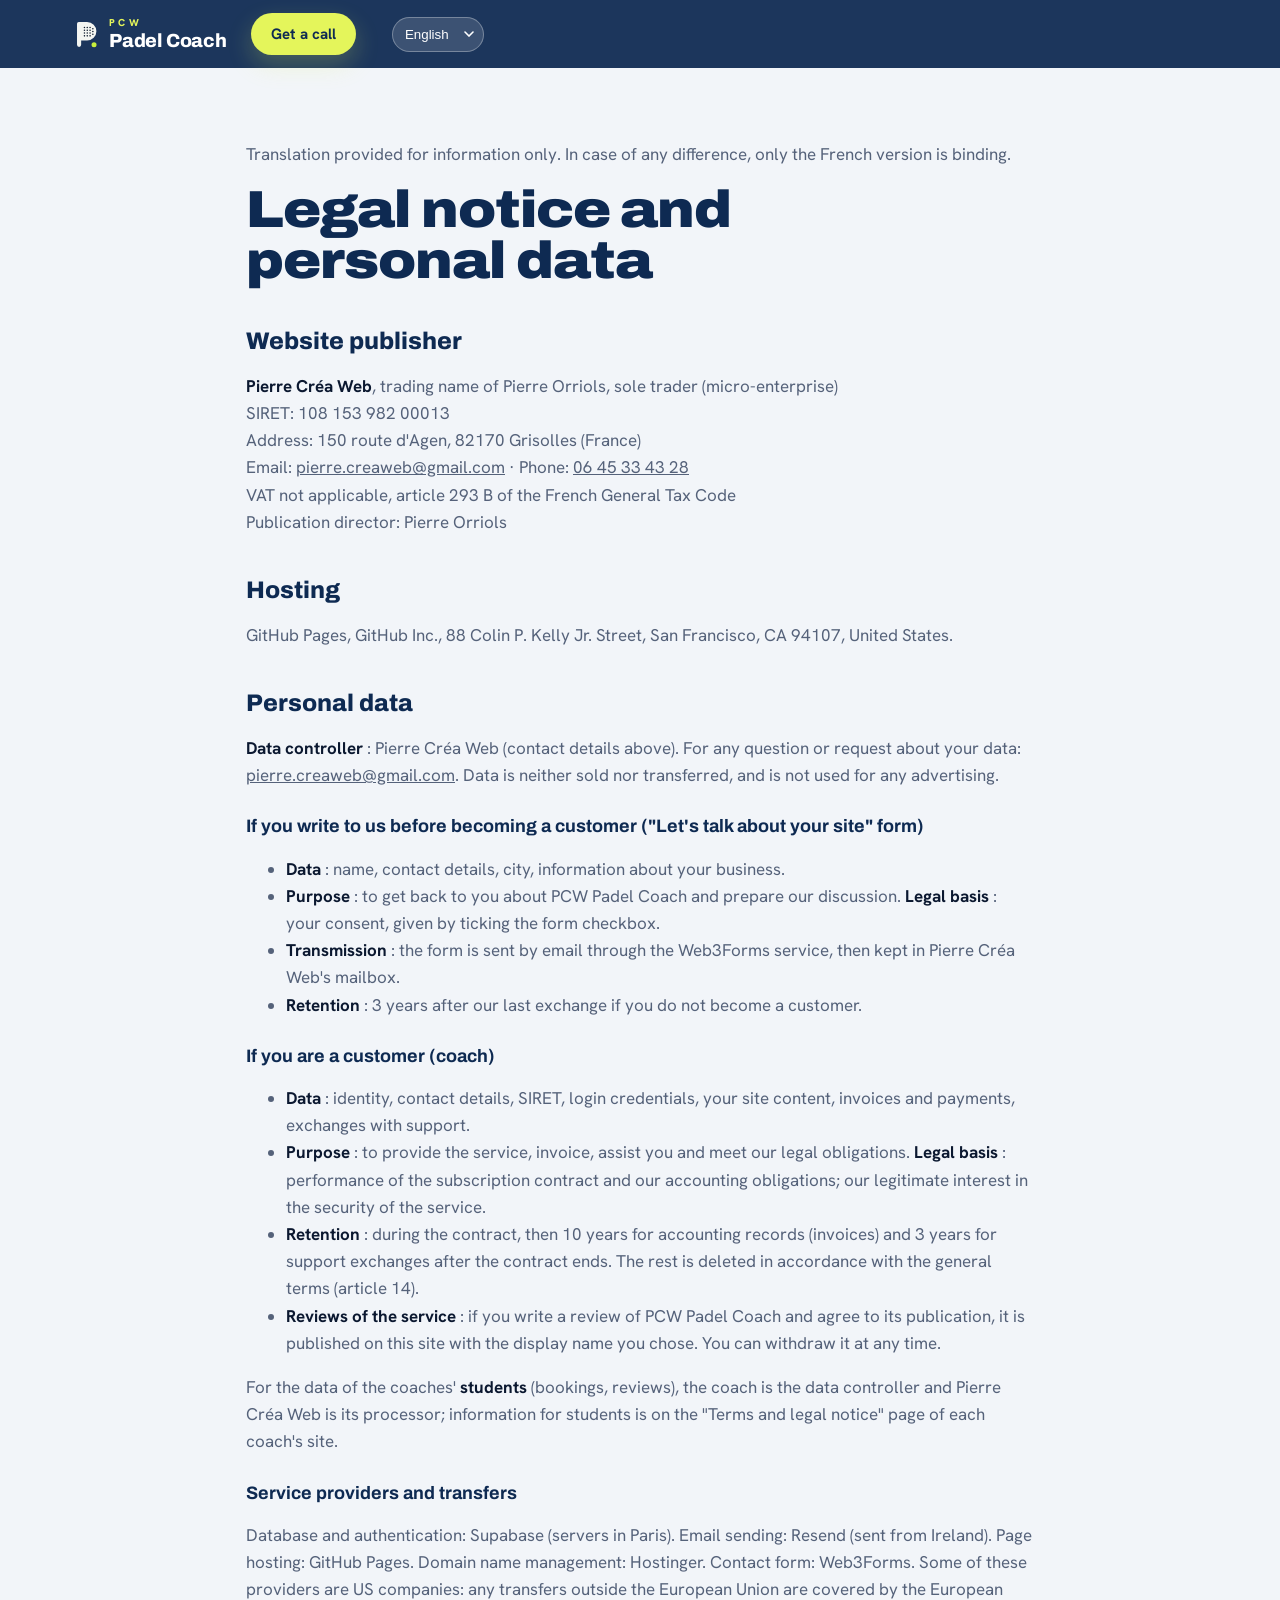
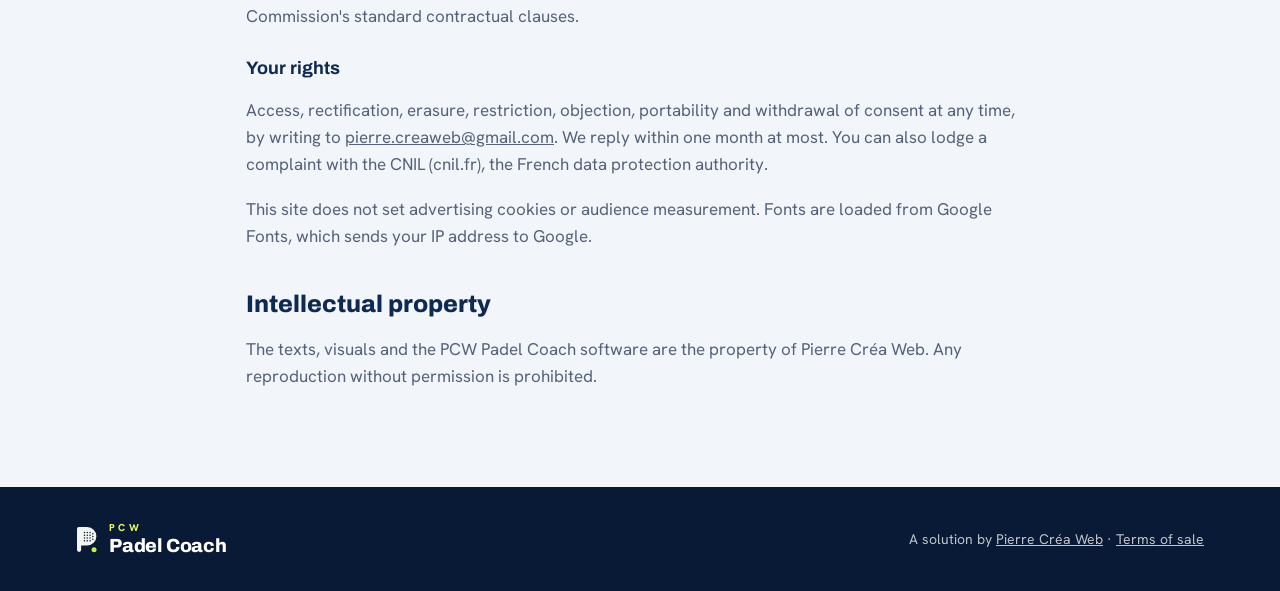
<file: mentions.html>
<!doctype html>
<html lang="fr">
<head>
<meta charset="utf-8">
<link rel="icon" href="favicon.ico" sizes="any">
<link rel="icon" href="brand/pcw-favicon.svg" type="image/svg+xml">
<link rel="apple-touch-icon" href="brand/apple-touch-icon.png">
<meta name="viewport" content="width=device-width, initial-scale=1, viewport-fit=cover">
<title>Mentions légales | PCW Padel Coach</title>
<meta name="robots" content="noindex, nofollow">
<link rel="preconnect" href="https://fonts.googleapis.com">
<link rel="preconnect" href="https://fonts.gstatic.com" crossorigin>
<link rel="stylesheet" href="https://fonts.googleapis.com/css2?family=Archivo:wdth,wght@62..125,400..900&family=Hanken+Grotesk:wght@400;500;600;700&display=swap">
<link rel="stylesheet" href="sales.css">
<style>
  .legal { padding-block: 56px 80px; }
  .legal h1 { font-size: clamp(34px, 5vw, 52px); color: var(--brand); text-transform: none; }
  .legal h3 { margin: 26px 0 8px; font: 700 18px/1.3 var(--f-display); color: var(--brand); }
  .legal h2 { margin: 40px 0 10px; font: 800 24px/1.2 var(--f-display); color: var(--brand); }
  .legal p, .legal li { color: var(--muted); }
  .legal b { color: var(--ink); }
</style>
<script src="assets/i18n.js" data-only data-dict="vitrine"></script>
</head>
<body>
<header class="top">
  <div class="wrap top__in">
    <a class="logo" aria-label="PCW Padel Coach" href="./"><img class="logo__mark logo__mark--on-dark" src="brand/pcw-glyph-on-dark.svg" alt="" width="22" height="27"><img class="logo__mark logo__mark--on-light" src="brand/pcw-glyph-on-light.svg" alt="" width="22" height="27"><span class="logo__txt"><small>PCW</small><b>Padel Coach</b></span></a>
    <a class="btn btn--ball btn--sm" href="./#contact">Être rappelé</a>
  </div>
</header>
<main class="wrap wrap--narrow legal">
  <p class="intro" data-nonfr hidden>Traduction fournie pour information. En cas de différence, seule la version française fait foi.</p>
  <h1>Mentions légales et données personnelles</h1>

  <h2 id="editeur">Éditeur du site</h2>
  <p><b>Pierre Créa Web</b>, nom commercial de Pierre Orriols, entrepreneur individuel (micro-entreprise)<br>
  SIRET : 108 153 982 00013<br>
  Adresse : 150 route d'Agen, 82170 Grisolles<br>
  Email : <a href="mailto:pierre.creaweb@gmail.com">pierre.creaweb@gmail.com</a> · Téléphone : <a href="tel:+33645334328">06 45 33 43 28</a><br>
  TVA non applicable, article 293 B du Code général des impôts<br>
  Directeur de la publication : Pierre Orriols</p>

  <h2 id="hebergement">Hébergement</h2>
  <p>GitHub Pages, GitHub Inc., 88 Colin P. Kelly Jr. Street, San Francisco, CA 94107, États-Unis.</p>

  <h2 id="donnees">Données personnelles</h2>
  <p><b>Responsable du traitement</b> : Pierre Créa Web (coordonnées ci-dessus). Pour toute question ou demande sur vos données : <a href="mailto:pierre.creaweb@gmail.com">pierre.creaweb@gmail.com</a>. Les données ne sont ni vendues ni cédées, et ne servent à aucune publicité.</p>

  <h3>Si vous nous écrivez avant de devenir client (formulaire « Parlons de votre site »)</h3>
  <ul>
    <li><b>Données</b> : nom, coordonnées, ville, informations sur votre activité.</li>
    <li><b>Pourquoi</b> : vous recontacter au sujet de PCW Padel Coach et préparer notre échange. <b>Base légale</b> : votre consentement, donné en cochant la case du formulaire.</li>
    <li><b>Transmission</b> : le formulaire est acheminé par email via le service Web3Forms, puis conservé dans la messagerie de Pierre Créa Web.</li>
    <li><b>Durée</b> : 3 ans après notre dernier échange si vous ne devenez pas client.</li>
  </ul>

  <h3>Si vous êtes client (coach)</h3>
  <ul>
    <li><b>Données</b> : identité, coordonnées, SIRET, identifiants de connexion, contenus de votre site, factures et paiements, échanges avec le support.</li>
    <li><b>Pourquoi</b> : fournir le service, facturer, vous assister et respecter nos obligations légales. <b>Base légale</b> : l'exécution du contrat d'abonnement et nos obligations comptables ; notre intérêt légitime pour la sécurité du service.</li>
    <li><b>Durée</b> : pendant le contrat, puis 10 ans pour les pièces comptables (factures), et 3 ans pour les échanges de support après la fin du contrat. Le reste est supprimé selon les conditions générales (article 14).</li>
    <li><b>Avis sur le service</b> : si vous écrivez un avis sur PCW Padel Coach et acceptez sa publication, il est publié sur ce site avec le nom affiché que vous avez choisi. Vous pouvez le retirer à tout moment.</li>
  </ul>
  <p>Pour les données des <b>élèves</b> des coachs (réservations, avis), le coach est responsable du traitement et Pierre Créa Web est son sous-traitant ; l'information des élèves figure sur la page « Conditions et mentions légales » de chaque site de coach.</p>

  <h3>Prestataires et transferts</h3>
  <p>Base de données et authentification : Supabase (serveurs à Paris). Envoi des emails : Resend (envoi depuis l'Irlande). Hébergement des pages : GitHub Pages. Gestion du nom de domaine : Hostinger. Formulaire de contact : Web3Forms. Certains de ces prestataires sont des sociétés américaines : les éventuels transferts hors de l'Union européenne sont encadrés par les clauses contractuelles types de la Commission européenne.</p>

  <h3>Vos droits</h3>
  <p>Accès, rectification, effacement, limitation, opposition, portabilité et retrait du consentement à tout moment, en écrivant à <a href="mailto:pierre.creaweb@gmail.com">pierre.creaweb@gmail.com</a>. Nous répondons dans un délai d'un mois au plus. Vous pouvez aussi saisir la CNIL (cnil.fr).</p>

  <p>Ce site ne dépose pas de cookie publicitaire ni de mesure d'audience. Les polices de caractères sont chargées depuis Google Fonts, ce qui transmet votre adresse IP à Google.</p>

  <h2 id="propriete">Propriété intellectuelle</h2>
  <p>Les textes, visuels et le logiciel PCW Padel Coach sont la propriété de Pierre Créa Web. Toute reproduction sans autorisation est interdite.</p>
</main>
<footer class="foot">
  <div class="wrap foot__in">
    <a class="logo" aria-label="PCW Padel Coach" href="./"><img class="logo__mark logo__mark--on-dark" src="brand/pcw-glyph-on-dark.svg" alt="" width="22" height="27"><img class="logo__mark logo__mark--on-light" src="brand/pcw-glyph-on-light.svg" alt="" width="22" height="27"><span class="logo__txt"><small>PCW</small><b>Padel Coach</b></span></a>
    <p>Une solution <a href="https://pierrecreaweb.com/">Pierre Créa Web</a> · <a href="cgv.html">CGV</a></p>
  </div>
</footer>
</body>
</html>
</file>
<file: sales.css>
/* Page de vente PCW Padel Coach. Même univers que le modèle de site coach :
   bleu terrain, jaune balle, lignes blanches du court. */
:root {
  --brand: #0E2A52;
  --brand-2: #1B4A8C;
  --deep: #081A35;
  --ball: #E4F55B;
  --surface: #F2F5F9;
  --soft: #E8EEF6;
  --card: #FFFFFF;
  --ink: #0B1830;
  --muted: #55627A;
  --line: #D9E1EC;
  --on-dark: #FFFFFF;
  --on-dark-muted: rgba(255, 255, 255, .74);
  --err: #B42318;
  --f-display: "Archivo", "Arial Narrow", system-ui, sans-serif;
  --f-body: "Hanken Grotesk", system-ui, -apple-system, "Segoe UI", sans-serif;
  --r: 16px;
  --gl: max(16px, env(safe-area-inset-left, 0px));
  --gr: max(16px, env(safe-area-inset-right, 0px));
  color-scheme: light;
}
* { box-sizing: border-box; }
[hidden] { display: none !important; }
html { scroll-behavior: smooth; scroll-padding-top: 80px; }
@media (prefers-reduced-motion: reduce) { html { scroll-behavior: auto; } *, *::before { transition: none !important; animation: none !important; } }
body { margin: 0; background: var(--surface); color: var(--ink); font: 400 17px/1.6 var(--f-body); -webkit-font-smoothing: antialiased; }
img, video { max-width: 100%; height: auto; display: block; }
a { color: inherit; }
:focus-visible { outline: 3px solid var(--ball); outline-offset: 2px; border-radius: 6px; }
.wrap { max-width: 1160px; margin: 0 auto; padding-left: var(--gl); padding-right: var(--gr); }
.wrap--narrow { max-width: 820px; }
.center { text-align: center; }
.muted { color: var(--muted); }

/* ---------- Boutons ---------- */
.btn {
  display: inline-flex; align-items: center; justify-content: center; gap: 8px; min-height: 52px; padding: 0 26px;
  border-radius: 999px; border: 2px solid transparent; font: 700 16px/1 var(--f-body); text-decoration: none; cursor: pointer; text-align: center; line-height: 1.2;
  transition: transform .15s ease, background-color .15s ease, box-shadow .15s ease;
}
.btn:hover { transform: translateY(-1px); }
.btn:active { transform: none; }
.btn--ball { background: var(--ball); color: var(--brand); box-shadow: 0 10px 24px rgba(228, 245, 91, .22); }
.btn--ball:hover { background: #EDFA7E; }
.btn--ghost { border-color: rgba(255, 255, 255, .5); color: var(--on-dark); }
.btn--ghost:hover { border-color: var(--on-dark); background: rgba(255, 255, 255, .06); }
.btn--sm { min-height: 42px; padding: 0 18px; font-size: 15px; white-space: nowrap; }
.btn--block { width: 100%; }
.btn[disabled] { opacity: .6; cursor: wait; transform: none; }

/* ---------- En-tête ---------- */
.top { position: sticky; top: 0; z-index: 20; background: rgba(14, 42, 82, .94); backdrop-filter: blur(10px); -webkit-backdrop-filter: blur(10px); color: var(--on-dark); padding-top: env(safe-area-inset-top, 0px); }
.top__in { display: flex; align-items: center; gap: 24px; min-height: 68px; }
.logo { display: inline-flex; align-items: center; gap: 10px; text-decoration: none; font: 600 18px/1 var(--f-display); letter-spacing: .01em; white-space: nowrap; }
.logo b { font-weight: 900; font-stretch: 115%; }
.logo__ball { width: 20px; height: 20px; border-radius: 50%; background: var(--ball); box-shadow: inset -5px -4px 0 rgba(0, 0, 0, .14); flex: none; }
.top__nav { display: flex; gap: 26px; margin-left: auto; }
.top__nav a { color: var(--on-dark-muted); text-decoration: none; font-weight: 600; font-size: 15px; }
.top__nav a:hover { color: var(--on-dark); }
@media (max-width: 760px) { .top__nav { display: none; } .top .btn { margin-left: auto; } }
@media (max-width: 360px) { .logo { font-size: 16px; } .top .btn { padding: 0 14px; } }

/* ---------- Accroche ---------- */
.hero { position: relative; overflow: hidden; background: radial-gradient(120% 90% at 85% 10%, var(--brand-2) 0%, var(--brand) 45%, var(--deep) 100%); color: var(--on-dark); }
.hero::before { /* lignes de court en fond */
  content: ""; position: absolute; inset: 0; pointer-events: none; opacity: .12;
  background:
    linear-gradient(90deg, transparent calc(50% - 1px), #fff calc(50% - 1px), #fff calc(50% + 1px), transparent calc(50% + 1px)),
    linear-gradient(0deg, transparent calc(30% - 1px), #fff calc(30% - 1px), #fff calc(30% + 1px), transparent calc(30% + 1px)),
    linear-gradient(0deg, transparent calc(70% - 1px), #fff calc(70% - 1px), #fff calc(70% + 1px), transparent calc(70% + 1px));
}
.hero__in { position: relative; display: grid; grid-template-columns: 1.05fr .95fr; gap: 48px; align-items: center; padding-block: 72px 88px; }
.hero__text { min-width: 0; }
.pill { display: inline-flex; align-items: center; gap: 10px; margin: 0 0 22px; padding: 8px 14px; border-radius: 999px; background: rgba(228, 245, 91, .12); border: 1px solid rgba(228, 245, 91, .35); color: var(--ball); font-weight: 700; font-size: 14px; line-height: 1.35; }
.pill__dot { width: 8px; height: 8px; border-radius: 50%; background: var(--ball); flex: none; animation: pulse 2s ease-in-out infinite; }
@keyframes pulse { 50% { box-shadow: 0 0 0 6px rgba(228, 245, 91, .18); } }
h1 { margin: 0 0 20px; font: 900 clamp(44px, 6.6vw, 82px)/.98 var(--f-display); font-stretch: 112%; letter-spacing: -.02em; text-transform: uppercase; text-wrap: balance; }
h1 em { font-style: normal; color: var(--ball); }
.lead { margin: 0 0 30px; max-width: 34em; font-size: clamp(18px, 2vw, 20px); color: var(--on-dark-muted); }
.hero__cta { display: flex; flex-wrap: wrap; gap: 12px; }
.hero__proof { display: flex; flex-wrap: wrap; gap: 10px 28px; margin: 34px 0 0; padding: 0; list-style: none; font-size: 15px; color: var(--on-dark-muted); }
.hero__proof b { display: block; font: 900 26px/1.1 var(--f-display); font-stretch: 112%; color: var(--on-dark); }

.hero__phones { position: relative; min-height: 560px; }
.phone { margin: 0; width: 270px; aspect-ratio: 9 / 19.5; border-radius: 40px; padding: 10px; background: #050D1C; box-shadow: 0 40px 80px rgba(0, 0, 0, .45), inset 0 0 0 2px rgba(255, 255, 255, .08); }
.phone img { width: 100%; height: 100%; object-fit: cover; object-position: top; border-radius: 31px; }
.phone--front { position: absolute; left: 6%; top: 30px; z-index: 2; transform: rotate(-4deg); }
.phone--back { position: absolute; right: 2%; top: 0; transform: rotate(5deg); opacity: .96; }
.float-card {
  position: absolute; z-index: 3; left: 40%; bottom: 10px; display: flex; align-items: center; gap: 12px;
  padding: 14px 18px; border-radius: 16px; background: var(--card); color: var(--ink); box-shadow: 0 20px 44px rgba(0, 0, 0, .35);
  animation: float 5s ease-in-out infinite;
}
.float-card b { display: block; font-size: 15px; }
.float-card small { display: block; color: var(--muted); font-size: 13px; }
.float-card__icon { width: 34px; height: 34px; border-radius: 50%; display: grid; place-items: center; background: var(--ball); color: var(--brand); font-weight: 900; flex: none; }
@keyframes float { 50% { transform: translateY(-8px); } }

@media (max-width: 960px) {
  .hero__in { grid-template-columns: 1fr; gap: 20px; padding-block: 44px 40px; }
  .hero__phones { min-height: 0; height: 470px; max-width: 460px; width: 100%; justify-self: center; }
  .phone--front, .phone--back { width: 210px; border-radius: 32px; padding: 8px; }
  .phone--front img, .phone--back img { border-radius: 25px; }
  .phone--front { left: 4%; }
  .phone--back { right: 4%; top: 10px; }
  .float-card { left: auto; right: 0; bottom: 16px; }
}
@media (max-width: 420px) {
  .hero__phones { height: 400px; }
  .phone--front, .phone--back { width: 176px; }
  .phone--front { left: 0; }
  .phone--back { right: 0; }
  .float-card { right: 0; left: 18%; padding: 12px 14px; }
  .hero__cta .btn { flex: 1 1 100%; }
  .hero__proof { display: grid; grid-template-columns: repeat(3, minmax(0, 1fr)); gap: 12px; font-size: 13px; line-height: 1.35; }
  .hero__proof b { font-size: 21px; margin-bottom: 4px; }
}

/* ---------- Sections ---------- */
.sec { padding-block: clamp(64px, 9vw, 112px); }
.sec--soft { background: var(--soft); }
.sec--dark { background: var(--brand); color: var(--on-dark); }
.kicker { margin: 0 0 12px; font-weight: 700; font-size: 14px; letter-spacing: .12em; text-transform: uppercase; color: var(--brand-2); }
.kicker--ball { color: var(--ball); }
.h2 { margin: 0 0 40px; max-width: 22em; font: 800 clamp(30px, 4.2vw, 48px)/1.08 var(--f-display); font-stretch: 108%; letter-spacing: -.015em; text-wrap: balance; }
.h2.center { margin-inline: auto; }
.sec--dark .h2 { color: var(--on-dark); }
.h3 { margin: 0 0 18px; font: 800 clamp(24px, 2.8vw, 32px)/1.12 var(--f-display); font-stretch: 104%; color: var(--brand); text-wrap: balance; }
.tag { display: block; margin-bottom: 10px; font: 700 13px/1 var(--f-body); letter-spacing: .1em; text-transform: uppercase; color: var(--brand-2); }

/* Problèmes */
.pains { display: grid; grid-template-columns: repeat(3, minmax(0, 1fr)); gap: 20px; }
.pain { padding: 28px; border-radius: var(--r); background: var(--card); border: 1px solid var(--line); }
.pain__n { font: 900 15px/1 var(--f-display); color: var(--brand-2); letter-spacing: .08em; }
.pain h3 { margin: 14px 0 8px; font: 800 21px/1.2 var(--f-display); color: var(--brand); }
.pain p { margin: 0; color: var(--muted); }
@media (max-width: 860px) { .pains { grid-template-columns: minmax(0, 1fr); } }

/* Vidéo */
.video { position: relative; border-radius: 22px; overflow: hidden; background: #000; box-shadow: 0 40px 80px rgba(0, 0, 0, .4); outline: 1px solid rgba(255, 255, 255, .1); }
.video video { width: 100%; height: auto; aspect-ratio: 16 / 9; }
#video .center { margin: 32px 0 0; }

/* Fonctions */
.feat { display: grid; grid-template-columns: 1.2fr .8fr; gap: 56px; align-items: center; margin-bottom: 88px; }
.feat--rev .feat__text { order: 2; }
.feat__media { margin: 0; display: grid; justify-items: center; position: relative; }
.feat__media::before { content: ""; position: absolute; width: 78%; aspect-ratio: 1; border-radius: 50%; top: 12%; background: radial-gradient(circle, rgba(228, 245, 91, .55), rgba(228, 245, 91, 0) 68%); }
.feat__media .phone { position: relative; width: 280px; }
.checks { margin: 0; padding: 0; list-style: none; display: grid; gap: 14px; }
.checks li { position: relative; padding-left: 36px; color: var(--muted); }
.checks li b { color: var(--ink); }
.checks li::before {
  content: ""; position: absolute; left: 0; top: 3px; width: 22px; height: 22px; border-radius: 50%;
  background: var(--brand) url("data:image/svg+xml,%3Csvg xmlns='http://www.w3.org/2000/svg' viewBox='0 0 24 24' fill='none' stroke='%23E4F55B' stroke-width='3.2' stroke-linecap='round' stroke-linejoin='round'%3E%3Cpath d='M6 12.5l4 4 8-9'/%3E%3C/svg%3E") center / 14px no-repeat;
}
.wide { display: grid; grid-template-columns: .7fr 1.3fr; gap: 48px; align-items: center; margin-bottom: 64px; }
.wide__text p { margin: 0; color: var(--muted); }
.wide__text b { color: var(--ink); }
.browser { margin: 0; border-radius: 14px; overflow: hidden; background: var(--card); box-shadow: 0 30px 60px rgba(14, 42, 82, .18); border: 1px solid var(--line); }
.browser__bar { display: flex; gap: 7px; padding: 12px 14px; background: var(--soft); }
.browser__bar i { width: 11px; height: 11px; border-radius: 50%; background: #C5D0DE; }
.grid4 { display: grid; grid-template-columns: repeat(4, minmax(0, 1fr)); gap: 18px; }
.mini { padding: 24px; border-radius: var(--r); background: var(--card); border: 1px solid var(--line); }
.mini h4 { margin: 0 0 6px; font: 800 18px/1.25 var(--f-display); color: var(--brand); }
.mini p { margin: 0; font-size: 15px; color: var(--muted); }
@media (max-width: 900px) {
  .feat, .wide { grid-template-columns: minmax(0, 1fr); gap: 36px; margin-bottom: 72px; }
  .feat--rev .feat__text { order: 0; }
  .feat__media .phone { width: 240px; }
  .grid4 { grid-template-columns: repeat(2, minmax(0, 1fr)); }
}
@media (max-width: 520px) { .grid4 { grid-template-columns: minmax(0, 1fr); } }

/* Étapes */
.steps { margin: 0; padding: 0; list-style: none; display: grid; grid-template-columns: repeat(3, minmax(0, 1fr)); gap: 20px; counter-reset: s; }
.steps li { position: relative; padding: 30px 28px; border-radius: var(--r); background: var(--card); }
.steps__n { display: grid; place-items: center; width: 46px; height: 46px; border-radius: 50%; background: var(--ball); color: var(--brand); font: 900 20px/1 var(--f-display); }
.steps h3 { margin: 18px 0 8px; font: 800 21px/1.2 var(--f-display); color: var(--brand); }
.steps p { margin: 0; color: var(--muted); }
@media (max-width: 860px) { .steps { grid-template-columns: minmax(0, 1fr); } }

/* Tarif */
.price { max-width: 520px; margin: 0 auto; padding: 36px clamp(22px, 5vw, 40px); border-radius: 24px; background: var(--card); border: 2px solid var(--brand); box-shadow: 0 30px 70px rgba(14, 42, 82, .16); }
.price__head { text-align: center; padding-bottom: 26px; margin-bottom: 26px; border-bottom: 1px solid var(--line); }
.price__name { margin: 0 0 8px; font-weight: 700; color: var(--brand-2); letter-spacing: .08em; text-transform: uppercase; font-size: 14px; }
.price__amount { margin: 0; display: flex; justify-content: center; align-items: baseline; gap: 8px; color: var(--brand); }
.price__amount span { font: 900 clamp(64px, 12vw, 84px)/1 var(--f-display); font-stretch: 112%; letter-spacing: -.03em; }
.price__amount small { font-weight: 700; font-size: 18px; color: var(--muted); }
.price__vat { margin: 4px 0 0; font-size: 13px; color: var(--muted); }
.price__setup { display: inline-block; margin: 16px 0 0; padding: 8px 14px; border-radius: 12px; background: var(--ball); color: var(--brand); font-size: 15px; }
.price__setup s { opacity: .65; }
.checks--price { gap: 12px; margin-bottom: 28px; }
.checks--price li { color: var(--ink); }
.price__terms { margin: 14px 0 0; text-align: center; font-size: 14px; color: var(--muted); }
.price__math {
  position: relative; overflow: hidden; display: flex; align-items: center; gap: 18px; text-align: left;
  margin: 20px 0 0; padding: 16px 20px; border-radius: 16px;
  background: radial-gradient(120% 140% at 0% 0%, var(--brand-2), var(--brand) 55%, var(--deep)); color: var(--on-dark);
  box-shadow: 0 14px 30px rgba(14, 42, 82, .22);
}
.math__fig { margin: 0; flex: none; display: grid; justify-items: center; text-align: center; line-height: 1; }
.math__fig b { font: 900 46px/.95 var(--f-display); font-stretch: 112%; letter-spacing: -.03em; color: var(--ball); font-variant-numeric: tabular-nums; }
.math__fig small { font-weight: 700; font-size: 11px; letter-spacing: .1em; text-transform: uppercase; color: var(--on-dark-muted); }
.math__fig small:first-child { margin-bottom: 4px; }
.math__fig small:last-child { margin-top: 5px; }
.math__text { position: relative; z-index: 1; margin: 0; padding-left: 18px; border-left: 2px solid rgba(255, 255, 255, .16); font: 700 17px/1.4 var(--f-display); }
.math__text b { color: var(--ball); font-weight: 800; }
.math__hl { position: relative; z-index: 0; white-space: nowrap; margin: 0 .12em; color: var(--brand); }
.math__hl::before { content: ""; position: absolute; z-index: -1; inset: -.04em -.14em -.02em; border-radius: .3em; background: var(--ball); transform-origin: 0 50%; }
.math__clock { position: absolute; right: -16px; bottom: -20px; width: 100px; height: 100px; fill: none; stroke: rgba(255, 255, 255, .08); stroke-width: 3; stroke-linecap: round; }
.math__hand { transform-origin: 24px 24px; }
@media (max-width: 400px) {
  .price__math { flex-direction: column; gap: 12px; text-align: center; padding: 16px; }
  .math__text { padding: 12px 0 0; border-left: 0; border-top: 2px solid rgba(255, 255, 255, .16); font-size: 16px; }
  .math__text br { display: none; }
}
html.anim .math__hl::before { scale: 0 1; transition: scale .7s var(--ease) .9s; }
html.anim .math__hl { color: var(--on-dark); transition: color .3s 1.2s; }
html.anim .price__math.is-in .math__hl::before { scale: 1 1; }
html.anim .price__math.is-in .math__hl { color: var(--brand); }
html.anim .price__math.is-in .math__hand--m { animation: tick 6s linear infinite; }
html.anim .price__math.is-in .math__hand--h { animation: tick 72s linear infinite; }
@keyframes tick { to { rotate: 360deg; } }
html.anim .price__math.is-in .math__fig b { animation: fig-pop .7s var(--spring) .3s both; }
@keyframes fig-pop { from { scale: .5; opacity: 0; } }

/* FAQ */
.faq { display: grid; gap: 12px; }
.faq details { border-radius: 14px; background: var(--card); border: 1px solid var(--line); }
.faq summary { position: relative; padding: 20px 56px 20px 22px; cursor: pointer; list-style: none; font-weight: 700; font-size: 17px; color: var(--brand); }
.faq summary::-webkit-details-marker { display: none; }
.faq summary::after { content: "+"; position: absolute; right: 22px; top: 50%; transform: translateY(-50%); font: 400 28px/1 var(--f-body); color: var(--brand-2); transition: transform .2s; }
.faq details[open] summary::after { transform: translateY(-50%) rotate(45deg); }
.faq details p { margin: 0; padding: 0 22px 22px; color: var(--muted); }

/* Formulaire */
.contact { display: grid; grid-template-columns: .8fr 1.2fr; gap: 56px; align-items: start; }
.contact__intro { position: sticky; top: 100px; }
.contact__intro > p:not(.kicker) { color: var(--on-dark-muted); margin: -16px 0 24px; }
.contact__list { margin: 0; padding: 0; list-style: none; display: grid; gap: 10px; }
.contact__list li { padding-left: 28px; position: relative; font-weight: 600; }
.contact__list li::before { content: ""; position: absolute; left: 0; top: 7px; width: 14px; height: 14px; border-radius: 50%; background: var(--ball); }
.form, .sent { padding: clamp(22px, 4vw, 36px); border-radius: 22px; background: var(--card); color: var(--ink); }
.form fieldset { margin: 0 0 22px; padding: 0; border: 0; min-width: 0; }
.form legend { padding: 0; margin-bottom: 14px; font: 800 19px/1.2 var(--f-display); color: var(--brand); }
.row2 { display: grid; grid-template-columns: repeat(2, minmax(0, 1fr)); gap: 0 14px; }
.field { display: grid; gap: 6px; margin-bottom: 14px; min-width: 0; }
.field > span { font-weight: 600; font-size: 15px; }
.field input, .field select, .field textarea {
  width: 100%; min-height: 50px; padding: 12px 14px; border-radius: 12px; border: 1.5px solid var(--line); background: #FBFCFE;
  font: 400 16px/1.4 var(--f-body); color: var(--ink); transition: border-color .15s, box-shadow .15s;
}
.field textarea { resize: vertical; min-height: 110px; }
.field input:focus, .field select:focus, .field textarea:focus { outline: none; border-color: var(--brand-2); box-shadow: 0 0 0 4px rgba(27, 74, 140, .14); }
.field [aria-invalid="true"] { border-color: var(--err); }
.chips { display: flex; flex-wrap: wrap; gap: 8px; }
.chips label { position: relative; }
.chips input { position: absolute; opacity: 0; inset: 0; margin: 0; cursor: pointer; }
.chips span { display: inline-flex; align-items: center; min-height: 42px; padding: 0 16px; border-radius: 999px; border: 1.5px solid var(--line); background: #FBFCFE; font-weight: 600; font-size: 15px; cursor: pointer; transition: all .15s; }
.chips input:checked + span { background: var(--brand); border-color: var(--brand); color: var(--on-dark); }
.chips input:focus-visible + span { outline: 3px solid var(--ball); outline-offset: 2px; }
.hp { position: absolute; left: -9999px; width: 1px; height: 1px; overflow: hidden; }
.consent { display: flex; gap: 12px; align-items: flex-start; margin: 4px 0 20px; font-size: 14px; color: var(--muted); }
.consent input { flex: none; width: 22px; height: 22px; margin: 1px 0 0; accent-color: var(--brand); }
.consent a { color: var(--brand-2); }
.form__alert { margin: 0 0 14px; padding: 12px 14px; border-radius: 12px; background: #FDECEA; color: var(--err); font-weight: 600; font-size: 15px; }
.form__note { margin: 12px 0 0; font-size: 13px; color: var(--muted); text-align: center; }
.sent { text-align: center; padding-block: 56px; }
.sent__icon { width: 68px; height: 68px; margin: 0 auto 18px; border-radius: 50%; display: grid; place-items: center; background: var(--ball); color: var(--brand); font: 900 32px/1 var(--f-display); }
.sent h3 { margin: 0 0 8px; font: 800 28px/1.15 var(--f-display); color: var(--brand); }
.sent p { margin: 0 auto 24px; max-width: 26em; color: var(--muted); }
@media (max-width: 900px) {
  .contact { grid-template-columns: minmax(0, 1fr); gap: 32px; }
  .contact__intro { position: static; }
}
@media (max-width: 560px) { .row2 { grid-template-columns: minmax(0, 1fr); } }

/* Pied de page */
.foot { background: var(--deep); color: var(--on-dark-muted); padding: 36px 0 calc(36px + env(safe-area-inset-bottom, 0px)); font-size: 14px; }
.foot__in { display: flex; flex-wrap: wrap; align-items: center; justify-content: space-between; gap: 16px; }
.foot .logo { color: var(--on-dark); }
.foot p { margin: 0; }

/* Bouton fixe sur téléphone */
.mobile-cta { display: none; }
@media (max-width: 760px) {
  .mobile-cta {
    display: flex; position: fixed; z-index: 15; left: var(--gl); right: var(--gr); bottom: calc(12px + env(safe-area-inset-bottom, 0px));
    box-shadow: 0 14px 30px rgba(8, 26, 53, .35); transition: transform .25s ease, opacity .25s ease;
  }
  .mobile-cta.is-hidden { transform: translateY(140%); opacity: 0; pointer-events: none; }
  .foot { padding-bottom: calc(96px + env(safe-area-inset-bottom, 0px)); }
}

/* =========================================================================
   Animations
   Actives seulement avec la classe .anim (posée dans <head> si le visiteur
   n'a pas demandé à réduire les mouvements). Sans JS, tout reste visible.
   ========================================================================= */
:root { --ease: cubic-bezier(.2, .75, .2, 1); --spring: cubic-bezier(.3, 1.5, .5, 1); }

/* Barre de progression de lecture et en-tête qui se densifie au défilement */
.progress { position: fixed; z-index: 30; top: 0; left: 0; right: 0; height: 3px; background: var(--ball); transform-origin: 0 50%; transform: scaleX(var(--p, 0)); pointer-events: none; }
.top { transition: background-color .3s, box-shadow .3s; }
.top.is-scrolled { background: rgba(8, 26, 53, .97); box-shadow: 0 10px 30px rgba(8, 26, 53, .28); }
.logo:hover .logo__ball { animation: ball-bounce .6s var(--ease); }
@keyframes ball-bounce { 30% { transform: translateY(-7px) rotate(140deg); } 60% { transform: translateY(0) rotate(240deg); } 80% { transform: translateY(-2px) rotate(330deg); } 100% { transform: rotate(360deg); } }

/* Boutons jaunes : reflet qui balaie le bouton */
.btn--ball:not(.mobile-cta) { position: relative; overflow: hidden; isolation: isolate; }
.mobile-cta { overflow: hidden; isolation: isolate; }
.btn--ball::after {
  content: ""; position: absolute; z-index: -1; top: 0; bottom: 0; left: -60%; width: 45%; pointer-events: none;
  background: linear-gradient(100deg, transparent, rgba(255, 255, 255, .65), transparent); transform: skewX(-18deg);
}
.btn--ball:hover::after { animation: shine .7s ease; }
.anim .hero__cta .btn--ball::after, .anim .price .btn--ball::after, .anim .mobile-cta::after { animation: shine 1.1s ease 2.2s, shine 1.1s ease 6s infinite; }
@keyframes shine { from { left: -60%; } to { left: 130%; } }

/* --- Accroche : entrée en cascade --- */
.hero::before { animation: court-drift 18s ease-in-out infinite alternate; }
@keyframes court-drift { to { transform: scale(1.06) translate(-1.5%, 1%); } }
.hero__glow {
  position: absolute; z-index: 0; width: 70%; aspect-ratio: 1; left: 18%; top: 14%; border-radius: 50%; pointer-events: none;
  background: radial-gradient(circle, rgba(228, 245, 91, .28), rgba(228, 245, 91, 0) 65%); filter: blur(10px);
  animation: glow 7s ease-in-out infinite alternate;
}
@keyframes glow { from { transform: translate(-6%, 4%) scale(.9); opacity: .7; } to { transform: translate(8%, -6%) scale(1.1); opacity: 1; } }
.hero__phones .phone { transition: translate .6s var(--ease); }
.phone--front { translate: calc(var(--mx, 0) * 18px) calc(var(--my, 0) * 14px); }
.phone--back { translate: calc(var(--mx, 0) * -10px) calc(var(--my, 0) * -8px); }

html.anim .hero__text > *:not(h1) { opacity: 0; translate: 0 22px; }
html.anim .hero h1 { opacity: 0; }
html.anim .hero h1.is-split { opacity: 1; }
.hero h1 .w { display: inline-block; }
html.anim .hero h1 .w { opacity: 0; translate: 0 .45em; filter: blur(8px); }
html.anim .phone--front { opacity: 0; rotate: -14deg; scale: .86; }
html.anim .phone--back { opacity: 0; rotate: 14deg; scale: .86; }
html.anim .float-card { opacity: 0; scale: .6; }

html.anim.is-loaded .hero__text > *:not(h1) { opacity: 1; translate: none; transition: opacity .8s var(--ease), translate .9s var(--ease); }
html.anim.is-loaded .hero__text > .pill { transition-delay: 0ms; }
html.anim.is-loaded .hero__text > .lead { transition-delay: 650ms; }
html.anim.is-loaded .hero__text > .hero__cta { transition-delay: 800ms; }
html.anim.is-loaded .hero__text > .hero__proof { transition-delay: 950ms; }
html.anim.is-loaded .hero h1 .w { opacity: 1; translate: none; filter: none; transition: opacity .6s var(--ease), translate .8s var(--ease), filter .6s var(--ease); transition-delay: calc(120ms + var(--i) * 75ms); }
html.anim.is-loaded .phone--front, html.anim.is-loaded .phone--back { opacity: 1; rotate: none; scale: none; transition: opacity .9s var(--ease) .35s, rotate 1.1s var(--spring) .35s, scale 1.1s var(--ease) .35s, translate .6s var(--ease); }
html.anim.is-loaded .phone--back { transition-delay: .55s, .55s, .55s, 0s; }
html.anim.is-loaded .float-card { opacity: 1; scale: none; transition: opacity .5s ease 1.3s, scale .7s var(--spring) 1.3s; }

/* Carte de notification qui change de message */
.float-card__icon { transition: background-color .3s, color .3s; }
.float-card__text { display: block; transition: opacity .3s ease, translate .35s var(--ease); }
.float-card.is-swapping .float-card__text { opacity: 0; translate: 0 -10px; }
.float-card.is-swapping .float-card__icon { scale: .7; }
.float-card__icon { transition: scale .3s var(--spring), background-color .3s; }
.float-card--star .float-card__icon { background: #FFB800; color: #fff; }
.float-card--bell .float-card__icon { background: var(--brand-2); color: #fff; }
.float-card--euro .float-card__icon { background: #1F9D55; color: #fff; }

/* --- Apparition au défilement --- */
html.anim [data-reveal] {
  opacity: 0;
  transition: opacity .8s var(--ease), translate .9s var(--ease), scale .9s var(--ease), transform 1s var(--ease), box-shadow .3s, border-color .3s;
  transition-delay: var(--d, 0ms);
}
html.anim [data-reveal="up"] { translate: 0 40px; }
html.anim [data-reveal="left"] { translate: -56px 0; }
html.anim [data-reveal="right"] { translate: 56px 0; }
html.anim [data-reveal="zoom"] { scale: .9; }
html.anim [data-reveal="tilt"] { translate: 0 40px; transform: perspective(1400px) rotateX(16deg) scale(.96); transform-origin: 50% 100%; }
html.anim [data-reveal="pop"] { scale: .7; translate: 0 20px; }
html.anim [data-reveal].is-in { opacity: 1; translate: none; scale: none; transform: none; }
html.anim [data-reveal="pop"].is-in { transition-timing-function: var(--ease), var(--spring), var(--spring), var(--ease), ease, ease; }

/* Coches qui « claquent » une par une */
html.anim .checks li[data-reveal]::before { scale: 0; rotate: -90deg; transition: scale .5s var(--spring), rotate .5s var(--ease); transition-delay: calc(var(--d, 0ms) + 180ms); }
html.anim .checks li[data-reveal].is-in::before { scale: 1; rotate: none; }

/* Halo derrière les téléphones et téléphones qui flottent */
.feat__media::before { animation: halo 6s ease-in-out infinite alternate; }
@keyframes halo { from { transform: scale(.92); opacity: .75; } to { transform: scale(1.08); opacity: 1; } }
.feat__media .phone { animation: float 6s ease-in-out infinite; }
.feat--rev .feat__media .phone { animation-delay: -3s; }
.feat__media { transform-style: preserve-3d; }

/* Survol des cartes */
.pain, .mini, .steps li, .faq details, .browser { transition: transform .3s var(--ease), box-shadow .3s, border-color .3s; }
@media (hover: hover) {
  .pain:hover, .mini:hover, .steps li:hover { transform: translateY(-6px); box-shadow: 0 22px 40px rgba(14, 42, 82, .12); border-color: transparent; }
  .browser:hover { transform: translateY(-6px) scale(1.01); box-shadow: 0 40px 80px rgba(14, 42, 82, .24); }
  .faq details:hover { border-color: var(--brand-2); }
  .pain:hover .pain__n { color: var(--brand); }
}
.pain__n { display: inline-block; transition: color .3s, scale .3s var(--spring); }
.pain:hover .pain__n { scale: 1.25; }

/* FAQ : la réponse glisse à l'ouverture */
.faq details[open] p { animation: faq-open .45s var(--ease); }
@keyframes faq-open { from { opacity: 0; translate: 0 -8px; } }

/* Tarif : mise en avant de l'offre */
.price { transition: box-shadow .4s; }
html.anim .price.is-in .price__setup { animation: wiggle .7s var(--ease) 1.2s; }
@keyframes wiggle { 20% { rotate: -3deg; scale: 1.06; } 40% { rotate: 3deg; } 60% { rotate: -2deg; } 80% { rotate: 1deg; } 100% { rotate: none; scale: none; } }
.price__amount span { font-variant-numeric: tabular-nums; }
html.anim main { overflow-x: clip; }


/* =========================================================================
   Sections détaillées : quotidien, présentation, fonctions, étapes
   ========================================================================= */

/* ---------- 1. Le quotidien d'un coach ---------- */
.strike { position: relative; white-space: nowrap; }
.strike::after { content: ""; position: absolute; left: -2px; right: -2px; top: 54%; height: .09em; border-radius: 4px; background: #E5484D; transform-origin: 0 50%; }
.hl { position: relative; white-space: nowrap; z-index: 0; }
.hl::before { content: ""; position: absolute; z-index: -1; left: -.14em; right: -.14em; top: .12em; bottom: .02em; border-radius: .22em; background: var(--ball); transform-origin: 0 50%; }
html.anim .h2 .strike::after, html.anim .h2 .hl::before { scale: 0 1; transition: scale .7s var(--ease); }
html.anim .h2.is-in .strike::after { scale: 1 1; transition-delay: .7s; }
html.anim .h2.is-in .hl::before { scale: 1 1; transition-delay: 1.2s; }
html.anim .h2.is-in .strike { color: var(--muted); transition: color .4s 1s; }

.pain { position: relative; overflow: hidden; }
.pain__visual { position: relative; height: 156px; margin: -6px -6px 20px; padding: 14px; border-radius: 12px; background: var(--soft); overflow: hidden; }

/* Messages qui s'empilent */
.pv-chat { display: flex; flex-direction: column; align-items: flex-start; justify-content: center; gap: 7px; }
.pv-chat__time { position: absolute; top: 10px; right: 12px; font: 800 12px/1 var(--f-display); color: var(--muted); }
.bubble { display: block; flex: none; max-width: 80%; padding: 6px 11px; border-radius: 12px 12px 12px 4px; background: #fff; box-shadow: 0 4px 10px rgba(14, 42, 82, .08); font-size: 13px; line-height: 1.4; color: var(--ink); white-space: nowrap; overflow: hidden; text-overflow: ellipsis; }
.bubble i { display: block; margin-bottom: 1px; font: 700 10px/1.2 var(--f-body); font-style: normal; text-transform: uppercase; letter-spacing: .06em; }
.bubble--wa i { color: #1A9E55; } .bubble--sms i { color: var(--brand-2); } .bubble--ig i { color: #C13584; }
.bubble--sms { margin-left: 14px; } .bubble--ig { margin-left: 28px; }
.pv-chat__count { position: absolute; right: 12px; bottom: 12px; min-width: 30px; height: 30px; padding: 0 8px; border-radius: 999px; display: grid; place-items: center; background: #E5484D; color: #fff; font: 800 13px/1 var(--f-display); }
html.anim .pain.is-in .bubble { animation: bubble-in 6s var(--spring) infinite both; }
html.anim .pain.is-in .bubble--wa { animation-delay: .3s; }
html.anim .pain.is-in .bubble--sms { animation-delay: 1s; }
html.anim .pain.is-in .bubble--ig { animation-delay: 1.7s; }
@keyframes bubble-in { 0% { opacity: 0; scale: .5; translate: -10px 8px; } 8%, 85% { opacity: 1; scale: 1; translate: none; } 95%, 100% { opacity: 0; translate: 0 -8px; } }
html.anim .pain.is-in .pv-chat__count { animation: badge-pop 6s var(--spring) infinite; }
@keyframes badge-pop { 0%, 30% { scale: 0; } 38% { scale: 1.25; } 44%, 88% { scale: 1; } 96%, 100% { scale: 0; } }

/* Semaine avec trous et doublon */
.pv-cal { display: grid; grid-template-columns: repeat(5, minmax(0, 1fr)); grid-auto-rows: 24px; gap: 6px; align-content: start; }
.pv-cal__day { font: 800 11px/24px var(--f-display); text-align: center; color: var(--muted); text-transform: uppercase; letter-spacing: .06em; height: 18px; line-height: 18px; }
.pv-cal .s { display: block; border-radius: 6px; background: #fff; border: 1.5px solid var(--line); position: relative; }
.pv-cal .s.on { background: var(--brand-2); border-color: var(--brand-2); }
.pv-cal .s--hole { border: 1.5px dashed #E5484D; background: rgba(229, 72, 77, .08); }
.pv-cal .s--double::after { content: "2×"; position: absolute; inset: -1.5px; border-radius: 6px; display: grid; place-items: center; background: #E5484D; color: #fff; font: 800 11px/1 var(--f-display); }
html.anim .pain.is-in .s--hole { animation: hole 1.6s ease-in-out infinite; }
@keyframes hole { 50% { background: rgba(229, 72, 77, .28); } }
html.anim .pain.is-in .s--double { animation: shake 3s ease-in-out infinite; }
@keyframes shake { 0%, 70%, 100% { translate: none; } 74% { translate: -3px 0; } 78% { translate: 3px 0; } 82% { translate: -3px 0; } 86% { translate: 2px 0; } 90% { translate: 0; } }
html.anim .pain.is-in .pv-cal .s.on { animation: slot-in .5s var(--spring) both; }
html.anim .pain.is-in .pv-cal .s:nth-of-type(2n).on { animation-delay: .15s; }
html.anim .pain.is-in .pv-cal .s:nth-of-type(3n).on { animation-delay: .3s; }
@keyframes slot-in { from { scale: 0; } }

/* Recherche Google sans vous */
.pv-search { display: grid; align-content: start; gap: 8px; }
.pv-search__bar { display: flex; align-items: center; gap: 8px; height: 34px; padding: 0 12px; border-radius: 999px; background: #fff; box-shadow: 0 4px 10px rgba(14, 42, 82, .08); font-size: 13px; color: var(--ink); overflow: hidden; }
.pv-search__bar svg { width: 16px; height: 16px; flex: none; fill: none; stroke: var(--muted); stroke-width: 2.4; stroke-linecap: round; }
.pv-search__q { white-space: nowrap; overflow: hidden; border-right: 2px solid transparent; }
.pv-search__res { display: grid; gap: 4px; padding: 0 6px; }
.pv-search__res b { display: block; width: 58%; height: 7px; border-radius: 4px; background: #9BB0CF; }
.pv-search__res i { display: block; width: 86%; height: 6px; border-radius: 4px; background: #CBD6E6; }
.pv-search__miss { position: absolute; right: 12px; bottom: 10px; padding: 4px 10px; border-radius: 999px; background: #FDECEA; color: #B42318; font-weight: 700; font-size: 12px; }
html.anim .pain.is-in .pv-search__q { width: 0; animation: typing 7s steps(20) infinite, caret .7s step-end infinite; max-width: 20ch; }
@keyframes typing { 0% { width: 0; } 30%, 100% { width: 20ch; } }
@keyframes caret { 50% { border-color: var(--ink); } }
html.anim .pain.is-in .pv-search__res { animation: res-in 7s var(--ease) infinite both; }
html.anim .pain.is-in .pv-search__res + .pv-search__res { animation-delay: .25s; }
@keyframes res-in { 0%, 32% { opacity: 0; translate: 0 8px; } 40%, 92% { opacity: 1; translate: none; } 100% { opacity: 0; } }
html.anim .pain.is-in .pv-search__miss { animation: miss 7s var(--spring) infinite both; }
@keyframes miss { 0%, 50% { opacity: 0; scale: .6; } 56%, 92% { opacity: 1; scale: 1; } 100% { opacity: 0; } }

/* ---------- 2. Présentation ---------- */
#video { position: relative; overflow: hidden; }
#video::before {
  content: ""; position: absolute; width: 900px; height: 900px; left: 50%; top: 40%; margin: -450px 0 0 -450px; border-radius: 50%; pointer-events: none;
  background: radial-gradient(circle, rgba(79, 142, 247, .35), rgba(79, 142, 247, 0) 62%);
}
html.anim #video::before { animation: spot 10s ease-in-out infinite alternate; }
@keyframes spot { from { translate: -18% 0; } to { translate: 18% -6%; } }
#video .wrap { position: relative; }
.video-stage { position: relative; }
.video { transform-origin: 50% 30%; }
html.anim .video { scale: calc(.84 + .16 * var(--vp, 1)); border-radius: calc(40px - 18px * var(--vp, 1)); }
.video__play {
  position: absolute; inset: 0; display: flex; align-items: flex-end; justify-content: flex-start; gap: 16px; width: 100%; padding: clamp(16px, 3vw, 32px); border: 0; cursor: pointer;
  background: linear-gradient(180deg, rgba(8, 26, 53, 0) 55%, rgba(8, 26, 53, .7)); color: #fff; font: inherit; text-align: left; transition: background-color .3s;
}
.video__play:hover { background-color: rgba(8, 26, 53, .15); }
.video__btn { position: relative; display: grid; place-items: center; flex: none; width: clamp(56px, 7vw, 76px); aspect-ratio: 1; border-radius: 50%; background: var(--ball); color: var(--brand); box-shadow: 0 16px 40px rgba(0, 0, 0, .35); transition: scale .3s var(--spring); }
.video__btn svg { width: 42%; fill: currentColor; margin-left: 6%; }
.video__btn::before, .video__btn::after { content: ""; position: absolute; inset: 0; border-radius: 50%; border: 2px solid var(--ball); opacity: 0; }
html.anim .video__btn::before { animation: ring 2.4s ease-out infinite; }
html.anim .video__btn::after { animation: ring 2.4s ease-out 1.2s infinite; }
@keyframes ring { from { opacity: .8; scale: 1; } to { opacity: 0; scale: 1.9; } }
.video__play:hover .video__btn { scale: 1.08; }
.video__label { text-align: left; font: 800 clamp(18px, 2.2vw, 26px)/1.15 var(--f-display); text-shadow: 0 2px 12px rgba(0, 0, 0, .4); }
.video__label small { display: block; font: 600 15px/1.4 var(--f-body); opacity: .85; }
@media (max-width: 400px) { .video__label small { display: none; } .video__label { font-size: 16px; } }
.vchip { display: none; }
@media (min-width: 1000px) {
  .vchip {
    display: flex; align-items: center; gap: 10px; position: absolute; z-index: 2; padding: 10px 16px 10px 10px; border-radius: 999px;
    background: #fff; color: var(--brand); font-weight: 700; font-size: 15px; box-shadow: 0 18px 40px rgba(0, 0, 0, .3); white-space: nowrap;
  }
  .vchip b { display: grid; place-items: center; width: 28px; height: 28px; border-radius: 50%; background: var(--ball); font: 900 14px/1 var(--f-display); }
  .vchip--1 { left: -34px; top: 14%; }
  .vchip--2 { right: -30px; top: 42%; }
  .vchip--3 { right: 8%; bottom: -22px; }
  html.anim .vchip { opacity: 0; scale: .6; transition: opacity .5s, scale .6s var(--spring); }
  html.anim .video-stage.is-in .vchip { opacity: 1; scale: 1; animation: float 5s ease-in-out infinite; }
  html.anim .video-stage.is-in .vchip--1 { transition-delay: .5s; }
  html.anim .video-stage.is-in .vchip--2 { transition-delay: .7s; animation-delay: -1.6s; }
  html.anim .video-stage.is-in .vchip--3 { transition-delay: .9s; animation-delay: -3.2s; }
}

/* ---------- 3. Ce que vous obtenez ---------- */
.tag { position: relative; display: table; }
.tag::after { content: ""; position: absolute; left: 0; bottom: -5px; width: 28px; height: 3px; border-radius: 3px; background: var(--ball); }
html.anim .tag::after { scale: 0 1; transform-origin: 0 50%; transition: scale .6s var(--ease) .4s; }
html.anim .is-in .tag::after { scale: 1 1; }

.phone--fx { position: relative; overflow: hidden; }
.fx { position: absolute; pointer-events: none; opacity: 0; }
html:not(.anim) .fx { display: none; }
/* Doigt qui choisit « Coaching individuel », puis confirmation */
.fx-pick { left: 13%; right: 13%; top: 18.6%; height: 10.4%; border-radius: 12px; border: 3px solid var(--brand-2); background: rgba(27, 74, 140, .08); }
.fx-tap { left: 46%; top: 21%; width: 44px; height: 44px; margin: -22px 0 0 -22px; border-radius: 50%; background: rgba(14, 42, 82, .35); box-shadow: 0 0 0 0 rgba(14, 42, 82, .3); }
.fx-toast { left: 8%; right: 8%; bottom: 8%; display: flex; align-items: center; gap: 10px; padding: 10px 12px; border-radius: 14px; background: var(--brand); color: #fff; font-size: 13px; box-shadow: 0 10px 24px rgba(0, 0, 0, .3); }
.fx-toast b { display: grid; place-items: center; width: 26px; height: 26px; border-radius: 50%; background: var(--ball); color: var(--brand); flex: none; }
.fx-toast small { display: block; opacity: .75; font-size: 12px; }
html.anim .feat__media.is-in .fx-tap { animation: tap 5s ease-out infinite; }
html.anim .feat__media.is-in .fx-pick { animation: pick 5s ease infinite; }
html.anim .feat__media.is-in .fx-toast { animation: toast 5s var(--spring) infinite; }
@keyframes tap { 0%, 12% { opacity: 0; scale: 1.6; } 18% { opacity: 1; scale: .8; } 24% { opacity: .9; scale: 1; box-shadow: 0 0 0 0 rgba(14, 42, 82, .35); } 34% { opacity: 0; box-shadow: 0 0 0 26px rgba(14, 42, 82, 0); } 100% { opacity: 0; } }
@keyframes pick { 0%, 20% { opacity: 0; } 26%, 82% { opacity: 1; } 90%, 100% { opacity: 0; } }
@keyframes toast { 0%, 40% { opacity: 0; translate: 0 30px; } 48%, 82% { opacity: 1; translate: none; } 90%, 100% { opacity: 0; translate: 0 30px; } }
/* Notification qui tombe sur l'espace coach */
.fx-notif { left: 5%; right: 5%; top: 3%; display: flex; align-items: center; gap: 10px; padding: 10px 12px; border-radius: 16px; background: rgba(255, 255, 255, .96); color: var(--ink); font-size: 13px; line-height: 1.3; box-shadow: 0 12px 30px rgba(8, 26, 53, .3); backdrop-filter: blur(8px); }
.fx-notif small { display: block; color: var(--muted); font-size: 12px; }
.fx-notif__app { width: 30px; height: 30px; flex: none; border-radius: 8px; background: var(--brand) radial-gradient(circle at 50% 50%, var(--ball) 0 30%, transparent 32%); }
html.anim .feat__media.is-in .fx-notif { animation: notif 5.5s var(--spring) infinite; }
@keyframes notif { 0%, 10% { opacity: 0; translate: 0 -120%; } 18%, 72% { opacity: 1; translate: none; } 80%, 100% { opacity: 0; translate: 0 -120%; } }

/* Badges posés sur les captures d'ordinateur */
.browser--fx { position: relative; overflow: visible; }
.browser--fx img { border-radius: 0 0 14px 14px; }
.browser--fx .browser__bar { border-radius: 14px 14px 0 0; }
.fx-badge, .fx-stat { position: absolute; z-index: 2; background: #fff; border-radius: 16px; box-shadow: 0 18px 40px rgba(14, 42, 82, .22); color: var(--ink); }
.fx-badge { right: -14px; top: 24%; display: flex; align-items: center; gap: 10px; padding: 10px 14px 10px 10px; font-size: 14px; line-height: 1.25; }
.fx-badge small { display: block; color: var(--muted); font-size: 12px; }
.fx-badge__sync { width: 34px; height: 34px; padding: 7px; border-radius: 50%; background: #E8F0FE; fill: none; stroke: #1A73E8; stroke-width: 2.2; stroke-linecap: round; stroke-linejoin: round; flex: none; }
html.anim .browser--fx.is-in .fx-badge__sync { animation: spin 3s var(--ease) infinite; }
@keyframes spin { 0%, 60% { rotate: 0deg; } 100% { rotate: 360deg; } }
.fx-stat { left: -18px; bottom: -22px; width: 190px; padding: 14px 16px; }
.fx-stat small { display: block; color: var(--muted); font-size: 12px; font-weight: 600; }
.fx-stat b { display: block; font: 900 26px/1.15 var(--f-display); color: var(--brand); font-variant-numeric: tabular-nums; }
.fx-stat em { display: block; margin-top: 6px; font-style: normal; font-size: 12px; font-weight: 700; color: #1F9D55; }
.fx-stat__bars { display: flex; align-items: flex-end; gap: 5px; height: 38px; margin-top: 8px; }
.fx-stat__bars i { flex: 1; height: calc(var(--h) * 100%); border-radius: 4px 4px 2px 2px; background: #C9D7EC; transform-origin: 50% 100%; }
.fx-stat__bars i:last-child { background: var(--brand-2); }
html.anim .fx-badge, html.anim .fx-stat { opacity: 0; scale: .7; transition: opacity .5s, scale .7s var(--spring); transition-delay: .6s; }
html.anim .browser--fx.is-in .fx-badge, html.anim .browser--fx.is-in .fx-stat { opacity: 1; scale: 1; }
html.anim .fx-stat__bars i { scale: 1 0; transition: scale .8s var(--spring); }
html.anim .browser--fx.is-in .fx-stat__bars i { scale: 1 1; }
html.anim .browser--fx.is-in .fx-stat__bars i:nth-child(1) { transition-delay: .8s; }
html.anim .browser--fx.is-in .fx-stat__bars i:nth-child(2) { transition-delay: .9s; }
html.anim .browser--fx.is-in .fx-stat__bars i:nth-child(3) { transition-delay: 1s; }
html.anim .browser--fx.is-in .fx-stat__bars i:nth-child(4) { transition-delay: 1.1s; }
html.anim .browser--fx.is-in .fx-stat__bars i:nth-child(5) { transition-delay: 1.2s; }
html.anim .browser--fx.is-in .fx-stat__bars i:nth-child(6) { transition-delay: 1.3s; }
@media (max-width: 900px) {
  .fx-badge { right: 8px; top: auto; bottom: -20px; }
  .fx-stat { left: 8px; bottom: -26px; width: 168px; padding: 12px 14px; }
  .wide { margin-bottom: 88px; }
}

/* Icônes des 4 avantages : tracé qui se dessine */
.mini__ic { display: grid; place-items: center; width: 44px; height: 44px; margin-bottom: 14px; border-radius: 12px; background: var(--soft); transition: background-color .3s, rotate .4s var(--spring), scale .4s var(--spring); }
.mini__ic svg { width: 24px; height: 24px; fill: none; stroke: var(--brand); stroke-width: 1.9; stroke-linecap: round; stroke-linejoin: round; }
html.anim .mini__ic svg * { stroke-dasharray: 80; stroke-dashoffset: 80; transition: stroke-dashoffset 1.2s var(--ease); transition-delay: calc(var(--d, 0ms) + 300ms); }
html.anim .mini.is-in .mini__ic svg * { stroke-dashoffset: 0; }
.mini:hover .mini__ic { background: var(--ball); rotate: -8deg; scale: 1.1; }

/* ---------- 4. Comment ça se passe ---------- */
.steps { position: relative; }
.steps li { border: 2px solid transparent; transition: transform .3s var(--ease), box-shadow .4s, border-color .4s; }
.steps__ic { position: absolute; top: 28px; right: 26px; width: 34px; height: 34px; fill: none; stroke: var(--brand-2); stroke-width: 1.8; stroke-linecap: round; stroke-linejoin: round; opacity: .35; transition: opacity .4s, stroke .4s; }
.steps__n { position: relative; z-index: 3; transition: box-shadow .4s, background-color .4s, color .4s; }
@media (min-width: 861px) {
  .steps li { padding-bottom: 62px; }
  .steps__ic { top: auto; bottom: 22px; right: 24px; }
  .steps::before, .steps::after { content: ""; position: absolute; z-index: 2; top: 53px; left: 51px; right: calc((100% - 40px) / 3 - 51px); height: 3px; border-radius: 3px; pointer-events: none; }
  .steps::before { background: repeating-linear-gradient(90deg, var(--brand-2) 0 10px, transparent 10px 18px); opacity: .3; }
  .steps::after { background: var(--brand); transform-origin: 0 50%; scale: var(--sp, 1) 1; }
}
@media (max-width: 860px) {
  .steps li { padding: 24px 22px 26px 82px; }
  .steps__n { position: absolute; left: 20px; top: 24px; }
  .steps h3 { margin-top: 10px; padding-right: 40px; }
  .steps__ic { top: 24px; right: 20px; }
  .steps::before, .steps::after { content: ""; position: absolute; z-index: 2; left: 45px; top: 49px; bottom: var(--lend, 60px); width: 3px; margin-left: -1.5px; border-radius: 3px; pointer-events: none; }
  .steps::before { background: repeating-linear-gradient(180deg, var(--brand-2) 0 10px, transparent 10px 18px); opacity: .3; }
  .steps::after { background: var(--brand); transform-origin: 50% 0; scale: 1 var(--sp, 1); }
}
.steps li.is-active { border-color: var(--brand); box-shadow: 0 22px 44px rgba(14, 42, 82, .12); }
.steps li.is-active .steps__n { background: var(--brand); color: var(--ball); box-shadow: 0 0 0 6px rgba(228, 245, 91, .55); }
.steps li.is-active .steps__ic { opacity: 1; stroke: var(--brand); }
html.anim .steps li.is-active .steps__n { animation: num-pop .6s var(--spring); }
@keyframes num-pop { 40% { scale: 1.3; } }
/* Icône 1 : téléphone qui sonne */
html.anim .steps li.is-active .steps__ic--call { animation: ringing 2.4s ease-in-out infinite; transform-origin: 50% 50%; }
@keyframes ringing { 0%, 40%, 100% { rotate: 0deg; } 5%, 15%, 25% { rotate: -14deg; } 10%, 20%, 30% { rotate: 14deg; } }
html.anim .steps li.is-active .steps__ic--call .w1, html.anim .steps li.is-active .steps__ic--call .w2 { animation: wave 2.4s ease-in-out infinite; }
html.anim .steps li.is-active .steps__ic--call .w2 { animation-delay: .15s; }
@keyframes wave { 0%, 35%, 100% { opacity: 1; } 15% { opacity: .1; } }
/* Icône 2 : blocs du site qui se posent */
html.anim .steps li.is-active .steps__ic--build rect[class] { animation: build 3s var(--spring) infinite both; transform-box: fill-box; transform-origin: 50% 100%; }
html.anim .steps li.is-active .steps__ic--build .b2 { animation-delay: .25s; }
html.anim .steps li.is-active .steps__ic--build .b3 { animation-delay: .5s; }
@keyframes build { 0% { opacity: 0; translate: 0 -6px; scale: .4; } 18%, 80% { opacity: 1; translate: none; scale: 1; } 100% { opacity: 0; } }
/* Icône 3 : avion en papier qui s'envole */
html.anim .steps li.is-active .steps__ic--send { animation: fly 3s var(--ease) infinite; }
@keyframes fly { 0% { opacity: 0; translate: -14px 10px; } 20%, 60% { opacity: 1; translate: none; } 85% { opacity: 0; translate: 14px -12px; } 100% { opacity: 0; translate: -14px 10px; } }


/* Étiquettes de la vidéo : effacées pendant la lecture */
.video-stage.is-playing .vchip { opacity: 0 !important; scale: .6 !important; pointer-events: none; transition: opacity .35s ease, scale .4s var(--ease) !important; transition-delay: 0s !important; }

/* ---------- Avis des coachs clients ---------- */
#avis { position: relative; overflow: hidden; }
#avis::before { content: ""; position: absolute; inset: 0; pointer-events: none; opacity: .08;
  background: linear-gradient(90deg, transparent calc(50% - 1px), #fff calc(50% - 1px), #fff calc(50% + 1px), transparent calc(50% + 1px)); }
#avis .wrap { position: relative; }
.avis-head { display: flex; flex-wrap: wrap; align-items: flex-end; justify-content: space-between; gap: 16px 32px; margin-bottom: 40px; }
.avis-head .h2 { margin: 0; }
.avis-score { display: flex; align-items: center; gap: 14px; margin: 0; }
.avis-score > b { font: 900 56px/1 var(--f-display); font-stretch: 112%; color: var(--ball); }
.avis-score small { display: block; margin-top: 4px; color: var(--on-dark-muted); font-size: 14px; font-weight: 600; }
.reviews { display: grid; grid-template-columns: repeat(auto-fit, minmax(300px, 1fr)); gap: 20px; }
.review { position: relative; display: flex; flex-direction: column; gap: 16px; margin: 0; padding: 28px; border-radius: 20px; background: var(--card); color: var(--ink); box-shadow: 0 24px 50px rgba(0, 0, 0, .25); }
.review::before { content: "“"; position: absolute; top: 6px; right: 22px; font: 900 96px/1 var(--f-display); color: var(--soft); pointer-events: none; }
.review blockquote { position: relative; margin: 0; flex: 1; font-size: 17px; line-height: 1.6; }
.review figcaption { display: flex; align-items: center; gap: 12px; padding-top: 16px; border-top: 1px solid var(--line); }
.review figcaption b { display: block; color: var(--brand); }
.review figcaption small { display: block; color: var(--muted); font-size: 14px; line-height: 1.4; }
.review__ph { width: 48px; height: 48px; flex: none; border-radius: 50%; object-fit: cover; display: grid; place-items: center; background: var(--brand); color: var(--ball); font: 800 17px/1 var(--f-display); }
.review__stars { display: inline-flex; gap: 3px; }
.review__stars i { width: 18px; height: 18px; background: #FFB800; clip-path: polygon(50% 0, 61.8% 35.3%, 100% 35.3%, 69.1% 57.1%, 80.9% 92.7%, 50% 70.6%, 19.1% 92.7%, 30.9% 57.1%, 0 35.3%, 38.2% 35.3%); }
.review__stars i.off { background: #D9E1EC; }
.avis-score .review__stars i { width: 20px; height: 20px; }
.avis-score .review__stars i.off { background: rgba(255, 255, 255, .2); }
@media (max-width: 700px) {
  .reviews { display: flex; overflow-x: auto; scroll-snap-type: x mandatory; gap: 14px; margin: 0 calc(-1 * var(--gr)) 0 calc(-1 * var(--gl)); padding: 6px var(--gr) 24px var(--gl); scrollbar-width: none; }
  .reviews::-webkit-scrollbar { display: none; }
  .review { flex: 0 0 86%; scroll-snap-align: center; padding: 24px; }
}
@media (hover: hover) { .review { transition: transform .3s var(--ease), box-shadow .3s; } .review:hover { transform: translateY(-6px) rotate(-.4deg); box-shadow: 0 34px 60px rgba(0, 0, 0, .35); } }
html.anim .review__stars i { scale: 0; rotate: -72deg; transition: scale .45s var(--spring), rotate .45s var(--ease); }
html.anim .is-in .review__stars i, html.anim .avis-score.is-in .review__stars i { scale: 1; rotate: none; }
html.anim .is-in .review__stars i:nth-child(1) { transition-delay: calc(var(--d, 0ms) + 250ms); }
html.anim .is-in .review__stars i:nth-child(2) { transition-delay: calc(var(--d, 0ms) + 330ms); }
html.anim .is-in .review__stars i:nth-child(3) { transition-delay: calc(var(--d, 0ms) + 410ms); }
html.anim .is-in .review__stars i:nth-child(4) { transition-delay: calc(var(--d, 0ms) + 490ms); }
html.anim .is-in .review__stars i:nth-child(5) { transition-delay: calc(var(--d, 0ms) + 570ms); }

/* ---------- Logo PCW Padel Coach (version fond sombre / fond clair choisie selon le fond) ---------- */
.logo { gap: 11px; }
.logo__mark { display: block; width: 22px; height: 27px; flex: none; transition: transform .3s cubic-bezier(.3, 1.5, .5, 1); }
.logo:hover .logo__mark { transform: rotate(-8deg) scale(1.06); }
.logo__mark--on-light { display: none; }
.logo__txt { display: grid; gap: 3px; line-height: 1; }
.logo__txt small { font: 800 10px/1 var(--f-body); letter-spacing: .34em; color: var(--ball); }
.logo__txt b { font: 800 19px/1 var(--f-display); font-stretch: 100%; letter-spacing: -.01em; color: inherit; }
/* Sur fond clair : P marine, « PCW » bleu, texte marine */
.on-light .logo { color: #0E1B2C; }
.on-light .logo__mark--on-dark { display: none; }
.on-light .logo__mark--on-light { display: block; }
.on-light .logo__txt small { color: #1F5BD8; }
@media (max-width: 360px) { .logo__txt b { font-size: 17px; } }

/* ---------- Mise en avant de l'annuaire padelcoachs.fr ---------- */
.wide--dir .wide__text a { color: var(--brand-2); }
.dir-perks { margin: 18px 0 0; padding: 0; list-style: none; display: grid; gap: 10px; }
.dir-perks li { position: relative; padding-left: 30px; font-weight: 600; color: var(--ink); }
.dir-perks li::before { content: "✓"; position: absolute; left: 0; top: 0; width: 20px; height: 20px; border-radius: 50%; display: grid; place-items: center; background: var(--ball); color: var(--brand); font: 900 12px/1 var(--f-body); }
.dir-mock .browser__bar { align-items: center; }
.dir-mock__url { margin-left: 14px; padding: 4px 16px; border-radius: 999px; background: #fff; color: var(--muted); font-size: 13px; font-weight: 600; }
.dir-mock__body { padding: 22px; background: linear-gradient(180deg, var(--brand) 0 96px, var(--surface) 96px); }
.dir-mock__search { display: flex; align-items: center; gap: 10px; max-width: 420px; padding: 6px 6px 6px 16px; border-radius: 999px; background: #fff; box-shadow: 0 12px 30px rgba(0, 0, 0, .25); font-weight: 600; color: var(--ink); }
.dir-mock__search svg { width: 18px; height: 18px; fill: none; stroke: var(--muted); stroke-width: 2.4; stroke-linecap: round; }
.dir-mock__search span { flex: 1; }
.dir-mock__search b { padding: 9px 16px; border-radius: 999px; background: var(--ball); color: var(--brand); font-size: 14px; }
.dir-mock__cards { display: grid; grid-template-columns: 1.15fr .85fr; gap: 16px; margin-top: 26px; align-items: start; }
.dir-mock__card { position: relative; border-radius: 16px; overflow: hidden; background: #fff; border: 1px solid var(--line); }
.dir-mock__card--you { border: 2px solid var(--ball); box-shadow: 0 0 0 6px rgba(228, 245, 91, .35), 0 20px 40px rgba(14, 42, 82, .18); }
.dir-mock__you { position: absolute; z-index: 1; top: 10px; right: 10px; padding: 5px 10px; border-radius: 999px; background: var(--ball); color: var(--brand); font-weight: 800; font-size: 12px; }
.dir-mock__media { position: relative; aspect-ratio: 16 / 8; display: grid; place-items: center; background: radial-gradient(120% 120% at 100% 0%, var(--brand-2), var(--brand) 60%, var(--deep)); }
.dir-mock__media span { font: 900 40px/1 var(--f-display); color: var(--ball); }
.dir-mock__media em { position: absolute; left: 10px; bottom: 10px; padding: 4px 10px; border-radius: 999px; background: #fff; color: var(--brand); font-style: normal; font-weight: 700; font-size: 12px; }
.dir-mock__info { display: grid; gap: 7px; padding: 12px 14px 14px; }
.dir-mock__info strong { font: 800 18px/1.2 var(--f-display); color: var(--brand); }
.dir-mock__stars { color: #FFB800; font-size: 14px; letter-spacing: 1px; }
.dir-mock__stars small { color: var(--muted); letter-spacing: 0; font-weight: 600; }
.dir-mock__tags { display: flex; flex-wrap: wrap; gap: 5px; }
.dir-mock__tags i { padding: 3px 8px; border-radius: 6px; background: var(--soft); color: var(--brand); font-style: normal; font-weight: 700; font-size: 11px; }
.dir-mock__foot { display: flex; align-items: center; justify-content: space-between; gap: 8px; margin-top: 4px; padding-top: 10px; border-top: 1px solid var(--line); }
.dir-mock__foot small { color: var(--muted); font-size: 12px; }
.dir-mock__foot small b { display: block; font: 900 18px/1 var(--f-display); color: var(--brand); }
.dir-mock__btn { padding: 8px 14px; border-radius: 999px; background: var(--ball); color: var(--brand); font-size: 13px; }
.dir-mock__card--ghost { opacity: .55; }
.dir-mock__card--ghost .dir-mock__media { background: #C9D7EC; }
.dir-mock__card--ghost .dir-mock__info i { display: block; height: 10px; border-radius: 5px; background: #DCE4EF; }
.dir-mock__card--ghost .dir-mock__info i:nth-child(1) { width: 70%; height: 14px; }
.dir-mock__card--ghost .dir-mock__info i:nth-child(3) { width: 50%; }
html.anim .browser--fx.is-in .dir-mock__card--you, html.anim .dir-mock.is-in .dir-mock__card--you { animation: you-pop .8s var(--spring) .6s both; }
@keyframes you-pop { from { opacity: 0; transform: translateY(16px) scale(.94); } }
html.anim .dir-mock.is-in .dir-mock__you { animation: you-badge 2.4s ease-in-out 1.4s infinite; }
@keyframes you-badge { 50% { transform: scale(1.08); } }
@media (max-width: 520px) { .dir-mock__cards { grid-template-columns: 1fr; } .dir-mock__card--ghost { display: none; } .dir-mock__body { padding: 16px; } }

/* Cadrage du portrait choisi par le coach */
img.review__ph { object-position: var(--fx, 50%) var(--fy, 50%); transform: scale(var(--fz, 1)); transform-origin: var(--fx, 50%) var(--fy, 50%); }

/* Formule : fonctions regroupées par catégories */
.price:has(.price__cats) { max-width: 820px; }
.price__cats { display: grid; grid-template-columns: repeat(2, minmax(0, 1fr)); gap: 16px; margin-bottom: 28px; }
.pcat { padding: 18px 18px 20px; border-radius: 16px; background: var(--surface); border: 1px solid var(--line); }
.pcat h4 { margin: 0 0 12px; font: 800 13px/1 var(--f-body); letter-spacing: .08em; text-transform: uppercase; color: var(--brand-2); }
.pcat .checks--price { gap: 10px; margin: 0; }
.pcat .checks li { font-size: 15.5px; line-height: 1.35; }
@media (max-width: 640px) { .price__cats { grid-template-columns: 1fr; } }

.langsw { margin-left: 12px; appearance: none; -webkit-appearance: none; background: rgba(255, 255, 255, .14) url("data:image/svg+xml,%3Csvg xmlns='http://www.w3.org/2000/svg' width='10' height='6' viewBox='0 0 10 6'%3E%3Cpath d='M1 1l4 4 4-4' fill='none' stroke='%23fff' stroke-width='1.6' stroke-linecap='round'/%3E%3C/svg%3E") no-repeat right 9px center; color: #fff; border: 1px solid rgba(255, 255, 255, .3); border-radius: 999px; font: 700 13px/1 inherit; padding: 9px 26px 9px 12px; cursor: pointer; }
.langsw option { color: #0E1B2C; }
@media (max-width: 520px) { .top .btn--sm { padding: 0 12px; font-size: 13px; min-height: 38px; } .langsw { margin-left: 6px; padding: 9px 22px 9px 10px; } .top__in { gap: 10px; } }
</file>
<file: annuaire.css>
/* Annuaire des coachs (pcwpadel.fr/coachs/) — complète sales.css */
.sr { position: absolute; width: 1px; height: 1px; overflow: hidden; clip: rect(0 0 0 0); white-space: nowrap; }
.top__coach { margin-left: 12px; }
@media (min-width: 761px) { .top__coach { display: none; } }

/* ---------- Accroche + recherche ---------- */
.dir-hero { position: relative; overflow: hidden; padding-block: 64px 56px; color: var(--on-dark);
  background: radial-gradient(120% 90% at 85% 0%, var(--brand-2) 0%, var(--brand) 45%, var(--deep) 100%); }
.dir-hero::before { content: ""; position: absolute; inset: 0; pointer-events: none; opacity: .1;
  background:
    linear-gradient(90deg, transparent calc(50% - 1px), #fff calc(50% - 1px), #fff calc(50% + 1px), transparent calc(50% + 1px)),
    linear-gradient(0deg, transparent calc(30% - 1px), #fff calc(30% - 1px), #fff calc(30% + 1px), transparent calc(30% + 1px)); }
.dir-hero .wrap { position: relative; }
.dir-hero h1 { font-size: clamp(40px, 6vw, 72px); margin-bottom: 16px; }
.dir-hero .lead { margin-bottom: 28px; }
.dir-search { display: flex; gap: 10px; max-width: 720px; padding: 8px; border-radius: 999px; background: #fff; box-shadow: 0 24px 50px rgba(0, 0, 0, .3); }
.dir-search__field { flex: 1; display: flex; align-items: center; gap: 10px; min-width: 0; padding-left: 16px; }
.dir-search__field svg { width: 22px; height: 22px; flex: none; fill: none; stroke: var(--muted); stroke-width: 2.2; stroke-linecap: round; }
.dir-search input { flex: 1; min-width: 0; height: 48px; border: 0; outline: none; background: none; font: 500 17px/1.2 var(--f-body); color: var(--ink); }
.dir-search input::-webkit-search-cancel-button { cursor: pointer; }
.dir-search:focus-within { box-shadow: 0 24px 50px rgba(0, 0, 0, .3), 0 0 0 4px rgba(228, 245, 91, .5); }
.dir-cities { display: flex; flex-wrap: wrap; gap: 8px; margin-top: 18px; }
.dir-cities button { display: inline-flex; align-items: center; gap: 6px; min-height: 38px; padding: 0 14px; border-radius: 999px; border: 1px solid rgba(255, 255, 255, .3); background: rgba(255, 255, 255, .06); color: var(--on-dark); font: 600 14px var(--f-body); cursor: pointer; }
.dir-cities button small { opacity: .65; }
.dir-cities button[aria-pressed="true"], .dir-cities button:hover { background: var(--ball); border-color: var(--ball); color: var(--brand); }
@media (max-width: 560px) {
  .dir-hero { padding-block: 40px 36px; }
  .dir-search { flex-direction: column; border-radius: 20px; }
  .dir-search__field { padding: 0 8px; }
  .dir-search .btn { width: 100%; }
}

/* ---------- Filtres ---------- */
.dir-results { padding-top: 40px; }
.dir-toolbar { display: flex; flex-wrap: wrap; align-items: center; justify-content: space-between; gap: 12px 20px; margin-bottom: 14px; }
.dir-filters { display: flex; flex-wrap: wrap; gap: 8px; }
.dir-filters button { min-height: 42px; padding: 0 16px; border-radius: 999px; border: 1.5px solid var(--line); background: var(--card); color: var(--ink); font: 700 15px var(--f-body); cursor: pointer; transition: background-color .15s, border-color .15s, color .15s; }
.dir-filters button:hover { border-color: var(--brand-2); }
.dir-filters button[aria-pressed="true"] { background: var(--brand); border-color: var(--brand); color: #fff; }
.dir-sort { display: flex; align-items: center; gap: 10px; font-weight: 600; font-size: 15px; color: var(--muted); }
.dir-sort select { min-height: 42px; padding: 0 36px 0 14px; border-radius: 12px; border: 1.5px solid var(--line); background: var(--card); font: 600 15px var(--f-body); color: var(--ink); }
.dir-count { min-height: 1.6em; margin: 0 0 18px; color: var(--muted); font-weight: 600; }
@media (max-width: 640px) {
  .dir-filters { flex-wrap: nowrap; overflow-x: auto; margin: 0 calc(-1 * var(--gr)) 0 calc(-1 * var(--gl)); padding: 2px var(--gr) 6px var(--gl); scrollbar-width: none; }
  .dir-filters::-webkit-scrollbar { display: none; }
  .dir-filters button { flex: none; }
}

/* ---------- Cartes des coachs ---------- */
.dir-grid { display: grid; grid-template-columns: repeat(auto-fill, minmax(300px, 1fr)); gap: 22px; }
.coach-card { display: flex; flex-direction: column; min-width: 0; border-radius: 20px; overflow: hidden; background: var(--card); border: 1px solid var(--line); box-shadow: 0 10px 30px rgba(14, 42, 82, .06);
  transition: transform .3s cubic-bezier(.2, .75, .2, 1), box-shadow .3s; animation: card-in .6s cubic-bezier(.2, .75, .2, 1) both; animation-delay: calc(var(--i, 0) * 70ms); }
@keyframes card-in { from { opacity: 0; translate: 0 24px; } }
@media (hover: hover) { .coach-card:hover { transform: translateY(-6px); box-shadow: 0 26px 50px rgba(14, 42, 82, .16); } }
.coach-card__media { position: relative; display: block; aspect-ratio: 16 / 9; overflow: hidden; text-decoration: none;
  background: radial-gradient(120% 120% at 100% 0%, color-mix(in srgb, var(--c) 60%, #4F8EF7), var(--c) 55%, color-mix(in srgb, var(--c) 60%, #000)); }
.coach-card__media::before { content: ""; position: absolute; inset: 0; opacity: .14; pointer-events: none;
  background: linear-gradient(90deg, transparent calc(50% - 1px), #fff calc(50% - 1px), #fff calc(50% + 1px), transparent calc(50% + 1px)),
    linear-gradient(0deg, transparent calc(50% - 1px), #fff calc(50% - 1px), #fff calc(50% + 1px), transparent calc(50% + 1px)); }
.coach-card__media img { width: 100%; height: 100%; object-fit: cover; transition: scale .5s cubic-bezier(.2, .75, .2, 1); }
@media (hover: hover) { .coach-card:hover .coach-card__media img { scale: 1.05; } }
.coach-card__ini { position: absolute; inset: 0; display: grid; place-items: center; font: 900 64px/1 var(--f-display); font-stretch: 112%; color: var(--a); letter-spacing: .02em; }
.coach-card__city { position: absolute; left: 14px; bottom: 14px; padding: 6px 12px; border-radius: 999px; background: rgba(255, 255, 255, .94); color: var(--brand); font-weight: 700; font-size: 14px; }
.coach-card__body { flex: 1; padding: 18px 20px 6px; display: grid; align-content: start; gap: 8px; }
.coach-card h3 { margin: 0; font: 800 22px/1.2 var(--f-display); color: var(--brand); }
.coach-card h3 a { color: inherit; text-decoration: none; }
.coach-card h3 a:hover { text-decoration: underline; }
.coach-card__rating { display: flex; align-items: center; gap: 6px; margin: 0; font-size: 14px; color: var(--muted); }
.coach-card__rating b { color: var(--ink); }
.coach-card__rating--new { display: inline-flex; width: max-content; padding: 3px 10px; border-radius: 999px; background: var(--soft); color: var(--brand-2); font-weight: 700; font-size: 13px; }
.cstars { display: inline-flex; gap: 2px; }
.cstars i { width: 15px; height: 15px; background: #FFB800; clip-path: polygon(50% 0, 61.8% 35.3%, 100% 35.3%, 69.1% 57.1%, 80.9% 92.7%, 50% 70.6%, 19.1% 92.7%, 30.9% 57.1%, 0 35.3%, 38.2% 35.3%); }
.cstars i.off { background: #D9E1EC; }
.coach-card__tagline { margin: 0; color: var(--muted); font-size: 15px; line-height: 1.5; display: -webkit-box; -webkit-line-clamp: 2; -webkit-box-orient: vertical; overflow: hidden; }
.coach-card__tags { display: flex; flex-wrap: wrap; gap: 6px; }
.coach-card__tags span { padding: 4px 10px; border-radius: 8px; background: var(--soft); color: var(--brand); font-weight: 700; font-size: 13px; }
.coach-card__clubs { display: flex; align-items: flex-start; gap: 6px; margin: 0; color: var(--muted); font-size: 14px; line-height: 1.4; }
.coach-card__clubs svg { width: 16px; height: 16px; flex: none; margin-top: 2px; fill: none; stroke: var(--brand-2); stroke-width: 2; }
.coach-card__foot { display: flex; align-items: center; justify-content: space-between; gap: 12px; padding: 14px 20px 18px; margin-top: 8px; border-top: 1px solid var(--line); }
.coach-card__price { margin: 0; line-height: 1.1; }
.coach-card__price small { display: block; color: var(--muted); font-size: 12px; font-weight: 600; }
.coach-card__price b { font: 900 22px/1.1 var(--f-display); color: var(--brand); }

/* Chargement */
.coach-card--skel { min-height: 420px; animation: none; background: linear-gradient(100deg, var(--card) 30%, var(--soft) 50%, var(--card) 70%) 0 0 / 300% 100%; animation: skel 1.4s linear infinite; }
@keyframes skel { to { background-position: -300% 0; } }

/* États vides */
.dir-empty { grid-column: 1 / -1; display: grid; justify-items: center; gap: 12px; padding: 56px 24px; border-radius: 22px; background: var(--card); border: 1px dashed var(--line); text-align: center; }
.dir-empty h2 { margin: 0; font: 800 clamp(22px, 3vw, 30px)/1.2 var(--f-display); color: var(--brand); }
.dir-empty p { margin: 0 0 8px; max-width: 34em; color: var(--muted); }
.dir-empty__ball { width: 54px; height: 54px; border-radius: 50%; background: var(--ball); box-shadow: inset -10px -8px 0 rgba(0, 0, 0, .12); animation: dir-bounce 1.6s ease-in-out infinite; }
@keyframes dir-bounce { 50% { translate: 0 -14px; } }

/* Bandeau coachs */
.dir-coach__in { display: flex; flex-wrap: wrap; align-items: center; justify-content: space-between; gap: 24px 40px; }
.dir-coach__in > div { max-width: 640px; }
.dir-coach .h2 { margin-bottom: 14px; }
.dir-coach p:not(.kicker) { margin: 0; color: var(--on-dark-muted); }

@media (prefers-reduced-motion: reduce) { .coach-card, .dir-empty__ball, .coach-card--skel { animation: none; } }

/* Cadrage de la photo choisi par le coach */
.coach-card__media img { object-position: var(--fx, 50%) var(--fy, 50%); transform: scale(var(--fz, 1)); transform-origin: var(--fx, 50%) var(--fy, 50%); }

.langsw { margin-left: 12px; appearance: none; -webkit-appearance: none; background: rgba(255, 255, 255, .14) url("data:image/svg+xml,%3Csvg xmlns='http://www.w3.org/2000/svg' width='10' height='6' viewBox='0 0 10 6'%3E%3Cpath d='M1 1l4 4 4-4' fill='none' stroke='%23fff' stroke-width='1.6' stroke-linecap='round'/%3E%3C/svg%3E") no-repeat right 9px center; color: #fff; border: 1px solid rgba(255, 255, 255, .3); border-radius: 999px; font: 700 13px/1 inherit; padding: 9px 26px 9px 12px; cursor: pointer; }
.langsw option { color: #0E1B2C; }
.dir-sort[hidden] { display: none; }
</file>
